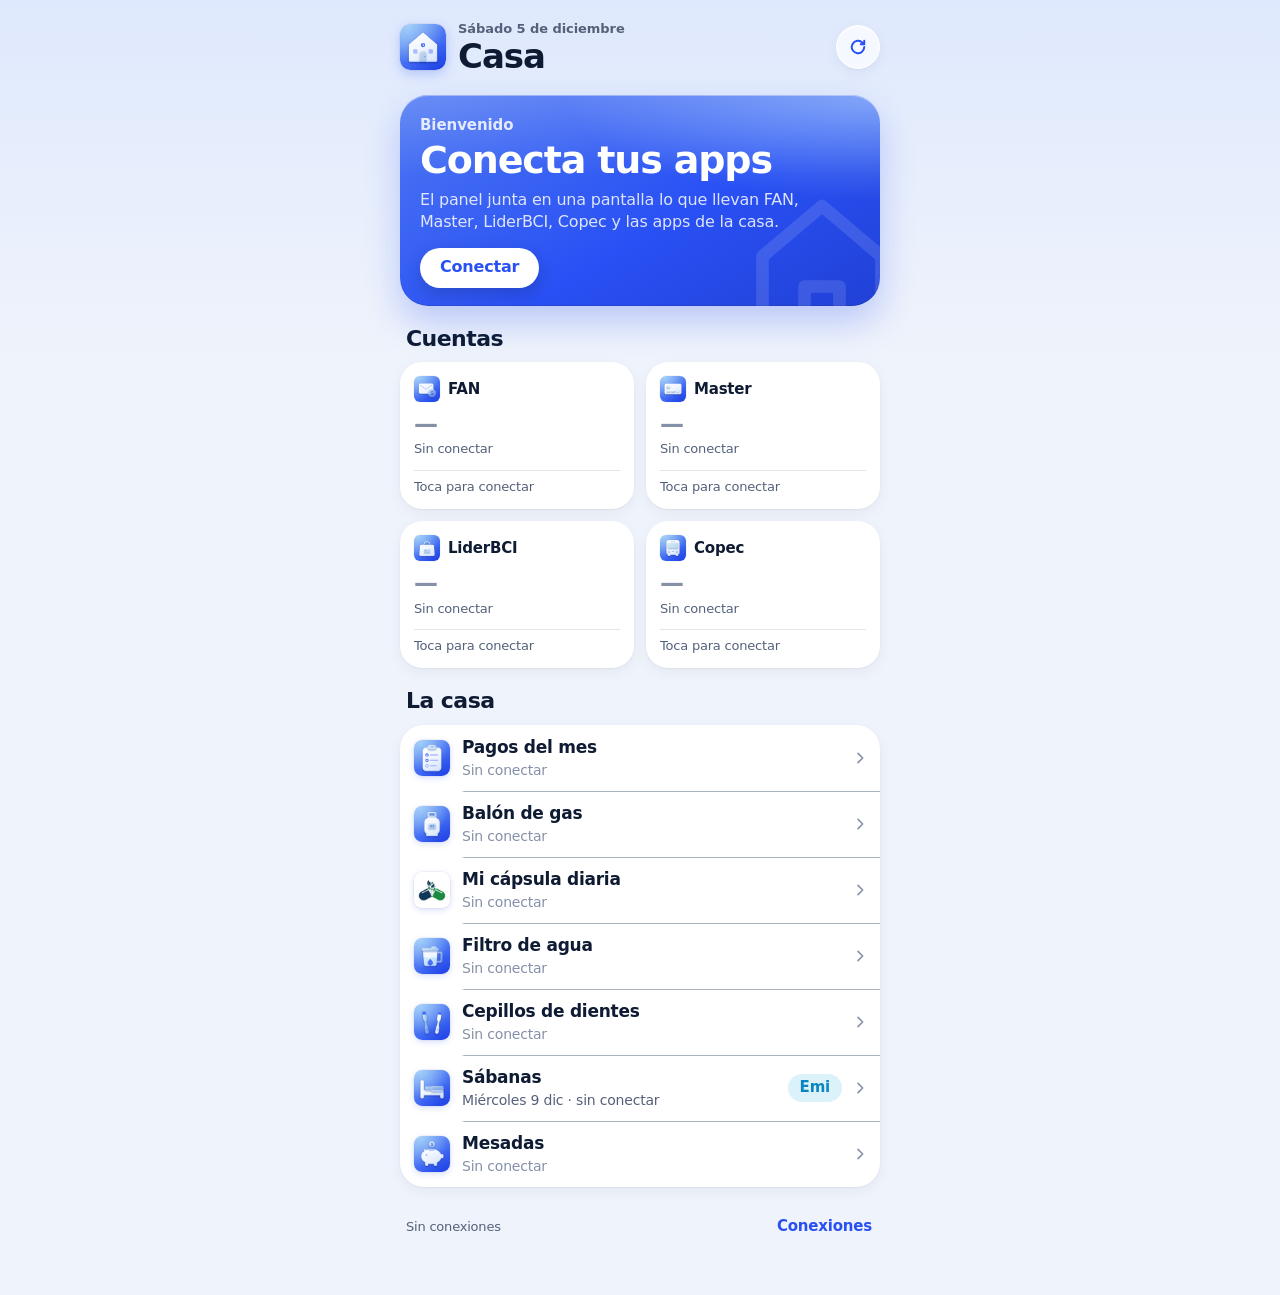
<file: index.html>
<!doctype html>
<html lang="es">
<head>
<meta charset="utf-8">
<meta name="viewport" content="width=device-width,initial-scale=1,maximum-scale=1,user-scalable=no,viewport-fit=cover">
<title>Panel Casa</title>
<!--STANDALONE:START-->
<meta name="robots" content="noindex, nofollow">
<meta name="apple-mobile-web-app-capable" content="yes">
<meta name="mobile-web-app-capable" content="yes">
<meta name="apple-mobile-web-app-title" content="Casa">
<meta name="apple-mobile-web-app-status-bar-style" content="default">
<meta name="theme-color" content="#DFE9FD" media="(prefers-color-scheme: light)">
<meta name="theme-color" content="#13244A" media="(prefers-color-scheme: dark)">
<link rel="manifest" href="manifest.webmanifest">
<link rel="icon" type="image/svg+xml" href="icons/icon.svg?v=1">
<link rel="apple-touch-icon" href="icons/apple-touch-icon.png?v=1">
<!--STANDALONE:END-->
<style>
/* Concepto: la portada de las apps de la casa. Arriba, lo que hay que atender hoy; luego las cuatro cuentas
   (FAN, Master, LiderBCI y Copec) y la lista de la casa (pagos, gas, cápsula, sábanas y mesadas).
   El panel no guarda datos propios: lee lo que cada app publica en el buzón privado de GitHub. */
/*DS:TOKENS:START*/
/* ── Domésticas · sistema de diseño común (v1) ──────────────────────────────
   Paleta: #2950F4 · #4D78F3 · #719DF6 · #99C2F8 · #BDEBFB, con el azul marino #182D4A de fondo oscuro.
   Estilo iOS 27: tipografía del sistema (SF Pro), tarjetas blancas sobre fondo agrupado,
   barras y botones de vidrio, cápsulas, esquinas amplias. Igual en todas las apps de la casa. */
:root {
  --ds-b1: #2950F4; --ds-b2: #4D78F3; --ds-b3: #719DF6; --ds-b4: #99C2F8; --ds-b5: #BDEBFB; --ds-navy: #182D4A;
  --ds-font: -apple-system, BlinkMacSystemFont, "SF Pro Text", "SF Pro", system-ui, "Helvetica Neue", Arial, sans-serif;
  --ds-font-display: -apple-system, BlinkMacSystemFont, "SF Pro Display", "SF Pro", system-ui, "Helvetica Neue", Arial, sans-serif;
  --ds-font-round: ui-rounded, "SF Pro Rounded", -apple-system, BlinkMacSystemFont, system-ui, sans-serif;
  --ds-font-mono: ui-monospace, "SF Mono", Menlo, monospace;
  --ds-r-card: 24px; --ds-r-inner: 16px; --ds-r-field: 14px; --ds-r-sheet: 34px; --ds-r-pill: 999px;

  --ds-bg: #EFF3FB;
  --ds-bg-top: #DFE9FD;
  --ds-surface: #FFFFFF;
  --ds-surface-2: #F3F6FD;
  --ds-fill: rgba(41, 80, 244, 0.07);
  --ds-fill-2: rgba(41, 80, 244, 0.13);
  --ds-ink: #0E1B33;
  --ds-ink-2: #55617A;
  --ds-ink-3: #8691A8;
  --ds-line: rgba(24, 45, 74, 0.12);
  --ds-line-2: rgba(24, 45, 74, 0.2);
  --ds-tint: #2950F4;
  --ds-tint-soft: #E5ECFE;
  --ds-btn: #2950F4;
  --ds-on-btn: #FFFFFF;
  --ds-pos: #157A43; --ds-pos-soft: #DDF4E6;
  --ds-neg: #D1281C; --ds-neg-soft: #FDE8E6;
  --ds-warn: #A35500; --ds-warn-soft: #FFF0D9;
  --ds-hero: radial-gradient(120% 90% at 100% 0%, rgba(189, 235, 251, 0.45) 0%, rgba(189, 235, 251, 0) 55%), linear-gradient(150deg, #4D78F3 0%, #2950F4 58%, #2141D6 100%);
  --ds-hero-ink: #FFFFFF;
  --ds-hero-ink-2: rgba(255, 255, 255, 0.84);
  --ds-hero-line: rgba(255, 255, 255, 0.28);
  --ds-hero-glass: rgba(255, 255, 255, 0.18);
  --ds-glass: rgba(255, 255, 255, 0.7);
  --ds-glass-strong: rgba(255, 255, 255, 0.86);
  --ds-glass-line: rgba(255, 255, 255, 0.85);
  --ds-glass-edge: rgba(14, 27, 51, 0.1);
  --ds-glass-blur: blur(22px) saturate(1.8);
  --ds-shadow-1: 0 1px 2px rgba(24, 45, 74, 0.05), 0 4px 14px rgba(24, 45, 74, 0.05);
  --ds-shadow-2: 0 12px 32px rgba(24, 45, 74, 0.16), 0 2px 8px rgba(24, 45, 74, 0.08);
  --ds-shadow-btn: inset 0 1px 0 rgba(255, 255, 255, 0.32), 0 6px 16px rgba(41, 80, 244, 0.26);
  --ds-scrim: rgba(14, 27, 51, 0.36);
  --ds-chart-1: #2950F4; --ds-chart-2: #719DF6; --ds-chart-3: #99C2F8; --ds-chart-4: #BDEBFB;
  color-scheme: light;
}
@media (prefers-color-scheme: dark) {
  :root:not([data-theme="light"]) {
    --ds-bg: #0A1224;
    --ds-bg-top: #13244A;
    --ds-surface: #152340;
    --ds-surface-2: #1C2C4D;
    --ds-fill: rgba(113, 157, 246, 0.12);
    --ds-fill-2: rgba(113, 157, 246, 0.2);
    --ds-ink: #EEF3FF;
    --ds-ink-2: #A9B6D0;
    --ds-ink-3: #77859F;
    --ds-line: rgba(189, 235, 251, 0.11);
    --ds-line-2: rgba(189, 235, 251, 0.2);
    --ds-tint: #8EB0FA;
    --ds-tint-soft: rgba(113, 157, 246, 0.18);
    --ds-btn: #3A62F5;
    --ds-on-btn: #FFFFFF;
    --ds-pos: #5DD68E; --ds-pos-soft: rgba(93, 214, 142, 0.14);
    --ds-neg: #FF8A80; --ds-neg-soft: rgba(255, 138, 128, 0.14);
    --ds-warn: #FFB65C; --ds-warn-soft: rgba(255, 182, 92, 0.14);
    --ds-hero: radial-gradient(120% 90% at 100% 0%, rgba(189, 235, 251, 0.28) 0%, rgba(189, 235, 251, 0) 55%), linear-gradient(150deg, #3D68F2 0%, #2950F4 55%, #1C38C2 100%);
    --ds-glass: rgba(24, 40, 70, 0.62);
    --ds-glass-strong: rgba(24, 40, 70, 0.84);
    --ds-glass-line: rgba(255, 255, 255, 0.14);
    --ds-glass-edge: rgba(0, 0, 0, 0.4);
    --ds-shadow-1: 0 1px 2px rgba(0, 0, 0, 0.3);
    --ds-shadow-2: 0 14px 36px rgba(0, 0, 0, 0.5), 0 2px 8px rgba(0, 0, 0, 0.3);
    --ds-shadow-btn: inset 0 1px 0 rgba(255, 255, 255, 0.22), 0 6px 16px rgba(0, 0, 0, 0.35);
    --ds-scrim: rgba(0, 0, 0, 0.55);
    --ds-chart-1: #719DF6; --ds-chart-2: #4D78F3; --ds-chart-3: #99C2F8; --ds-chart-4: #BDEBFB;
    color-scheme: dark;
  }
}
:root[data-theme="dark"] {
  --ds-bg: #0A1224;
  --ds-bg-top: #13244A;
  --ds-surface: #152340;
  --ds-surface-2: #1C2C4D;
  --ds-fill: rgba(113, 157, 246, 0.12);
  --ds-fill-2: rgba(113, 157, 246, 0.2);
  --ds-ink: #EEF3FF;
  --ds-ink-2: #A9B6D0;
  --ds-ink-3: #77859F;
  --ds-line: rgba(189, 235, 251, 0.11);
  --ds-line-2: rgba(189, 235, 251, 0.2);
  --ds-tint: #8EB0FA;
  --ds-tint-soft: rgba(113, 157, 246, 0.18);
  --ds-btn: #3A62F5;
  --ds-on-btn: #FFFFFF;
  --ds-pos: #5DD68E; --ds-pos-soft: rgba(93, 214, 142, 0.14);
  --ds-neg: #FF8A80; --ds-neg-soft: rgba(255, 138, 128, 0.14);
  --ds-warn: #FFB65C; --ds-warn-soft: rgba(255, 182, 92, 0.14);
  --ds-hero: radial-gradient(120% 90% at 100% 0%, rgba(189, 235, 251, 0.28) 0%, rgba(189, 235, 251, 0) 55%), linear-gradient(150deg, #3D68F2 0%, #2950F4 55%, #1C38C2 100%);
  --ds-glass: rgba(24, 40, 70, 0.62);
  --ds-glass-strong: rgba(24, 40, 70, 0.84);
  --ds-glass-line: rgba(255, 255, 255, 0.14);
  --ds-glass-edge: rgba(0, 0, 0, 0.4);
  --ds-shadow-1: 0 1px 2px rgba(0, 0, 0, 0.3);
  --ds-shadow-2: 0 14px 36px rgba(0, 0, 0, 0.5), 0 2px 8px rgba(0, 0, 0, 0.3);
  --ds-shadow-btn: inset 0 1px 0 rgba(255, 255, 255, 0.22), 0 6px 16px rgba(0, 0, 0, 0.35);
  --ds-scrim: rgba(0, 0, 0, 0.55);
  --ds-chart-1: #719DF6; --ds-chart-2: #4D78F3; --ds-chart-3: #99C2F8; --ds-chart-4: #BDEBFB;
  color-scheme: dark;
}
html { background: var(--ds-bg); }
body {
  font-family: var(--ds-font);
  background: linear-gradient(180deg, var(--ds-bg-top) 0, var(--ds-bg) 340px) no-repeat, var(--ds-bg);
  color: var(--ds-ink);
  -webkit-font-smoothing: antialiased;
  letter-spacing: -0.012em;
}
/*DS:TOKENS:END*/
/*DS:VARS:START*/

/* Variables propias de Panel Casa */
:root {
  box-sizing: border-box;
  padding-top: env(safe-area-inset-top, 0px);
  padding-bottom: env(safe-area-inset-bottom, 0px);
  --piti: #2950F4; --piti-bg: #E5ECFE; --emi: #0B85BD; --emi-bg: #DCF2FB;
  --ring: #C3CBDB;
}
@media (prefers-color-scheme: dark) {
  :root:not([data-theme="light"]) { --piti: #8EB0FA; --piti-bg: rgba(113, 157, 246, 0.18); --emi: #7FD3F5; --emi-bg: rgba(127, 211, 245, 0.15); --ring: #42537A; }
}
:root[data-theme="dark"] { --piti: #8EB0FA; --piti-bg: rgba(113, 157, 246, 0.18); --emi: #7FD3F5; --emi-bg: rgba(127, 211, 245, 0.15); --ring: #42537A; }
/*DS:VARS:END*/

/*DS:BASE:START*/
/* ── Domésticas · elementos comunes (v1): fondo, tipografía, campos, icono de la app ── */
html { background: var(--ds-bg); }
body {
  font-family: var(--ds-font);
  background: linear-gradient(180deg, var(--ds-bg-top) 0, var(--ds-bg) 360px) no-repeat, var(--ds-bg);
  color: var(--ds-ink);
  -webkit-font-smoothing: antialiased;
  -webkit-tap-highlight-color: transparent;
}
h1, h2, h3, h4 { font-family: var(--ds-font-display); letter-spacing: -0.022em; }
button, input, select, textarea { font-family: inherit; }
::selection { background: var(--ds-tint-soft); }
:focus-visible { outline-color: var(--ds-tint); }
input, select, textarea { accent-color: var(--ds-btn); caret-color: var(--ds-tint); }
@keyframes ds-rise { from { transform: translateY(28px); opacity: 0; } to { transform: none; opacity: 1; } }
.mark.app-icon, img.app-icon { display: block; overflow: hidden; padding: 0; background: none; object-fit: cover; border-radius: 23%; box-shadow: 0 0 0 0.5px rgba(14, 27, 51, 0.08), 0 4px 12px rgba(41, 80, 244, 0.25); }
/*DS:BASE:END*/
/*DS:COMP:START*/
/* ── Domésticas · componentes comunes (v1) ── */
body { font-size: 17px; line-height: 1.38; }
.app { gap: 20px; padding-block: 14px 48px; }
.eyebrow { font-size: 13px; font-weight: 600; text-transform: none; letter-spacing: -0.005em; color: var(--ds-ink-2); }
.muted { color: var(--ds-ink-2); }

/* Encabezado con título grande */
.top { gap: 12px; padding-top: 6px; }
.top h1 { font-size: 34px; line-height: 1.08; font-weight: 700; letter-spacing: -0.03em; }
.mark {
  width: 46px; height: 46px; border-radius: 13px; color: #fff; background: var(--ds-hero);
  box-shadow: inset 0 1px 0 rgba(255, 255, 255, 0.45), inset 0 -1px 0 rgba(14, 27, 51, 0.18), 0 4px 12px rgba(41, 80, 244, 0.28);
}
.mark svg, .mark img { filter: drop-shadow(0 1px 1px rgba(14, 27, 51, 0.25)); }

/* Botones: cápsulas, relleno sólido o tintado */
.btn {
  min-height: 50px; border-radius: var(--ds-r-pill); border: 0; font-size: 17px; font-weight: 600; letter-spacing: -0.01em;
  transition: transform 0.16s ease, opacity 0.16s ease, background-color 0.16s ease;
}
.btn:active { transform: scale(0.97); opacity: 0.88; }
.btn.primary { background: var(--ds-btn); color: var(--ds-on-btn); box-shadow: var(--ds-shadow-btn); }
.btn.tonal { background: var(--ds-tint-soft); color: var(--ds-tint); }
.btn.ghost { background: var(--ds-surface); color: var(--ds-tint); border: 0; box-shadow: var(--ds-shadow-1); }
.btn.plus { background: var(--ds-surface); color: var(--ds-pos); border: 0; box-shadow: var(--ds-shadow-1); }
.btn.danger { background: var(--ds-neg-soft); color: var(--ds-neg); border: 0; }
.btn.danger.armed { background: var(--ds-neg); color: #fff; }
.btn.small { min-height: 40px; padding: 0 16px; font-size: 15px; }
.btn.big { min-height: 58px; border-radius: 20px; font-size: 16px; line-height: 1.2; }
.linkbtn { color: var(--ds-tint); text-decoration: none; font-size: 15px; }

/* Tarjeta principal: degradado de la paleta con brillo de vidrio */
.hero {
  border-radius: 28px; padding: 20px 20px 18px; background: var(--ds-hero); color: var(--ds-hero-ink);
  box-shadow: inset 0 1px 0 rgba(255, 255, 255, 0.38), inset 0 -1px 0 rgba(14, 27, 51, 0.16), 0 16px 34px rgba(41, 80, 244, 0.26);
}
.hero::after { content: ""; position: absolute; inset: 0; border-radius: inherit; pointer-events: none;
  background: linear-gradient(180deg, rgba(255, 255, 255, 0.16) 0%, rgba(255, 255, 255, 0) 38%); }
.hero-mark, .hero-art { opacity: 0.12; }
.hero .eyebrow, .hero-note { color: var(--ds-hero-ink-2); }
.hero-btn, .hero .chip, .hero button.ghost {
  background: var(--ds-hero-glass); border: 0.5px solid rgba(255, 255, 255, 0.45); color: #fff;
  -webkit-backdrop-filter: blur(12px); backdrop-filter: blur(12px); box-shadow: inset 0 1px 0 rgba(255, 255, 255, 0.3);
}
.hero-cta { border-radius: var(--ds-r-pill); background: #fff; color: var(--ds-b1); font-weight: 700; padding: 0 20px; box-shadow: 0 6px 16px rgba(14, 27, 51, 0.2); }
.total { font-family: var(--ds-font-round); font-weight: 700; letter-spacing: -0.025em; }
.hero-stats { border-top-color: var(--ds-hero-line); }
.hero-stats dt { color: var(--ds-hero-ink-2); }

/* Encabezados de sección */
.sec-head h2 { font-size: 22px; font-weight: 700; letter-spacing: -0.025em; }
.sync { color: var(--ds-ink-2); }

/* Listas agrupadas (estilo Ajustes de iOS) */
.list, .steps {
  gap: 0; background: var(--ds-surface); border-radius: var(--ds-r-card); overflow: hidden; box-shadow: var(--ds-shadow-1);
}
.row, .step {
  position: relative; border: 0; border-radius: 0; background: transparent; min-height: 60px; padding: 11px 16px 11px 14px;
}
.row:active, .step:active { background: var(--ds-fill); }
.row.old { background: transparent; opacity: 0.62; }
.list > li + li > .row::before, .steps > li + li > .step::before {
  content: ""; position: absolute; top: 0; right: 0; left: 64px; border-top: 0.5px solid var(--ds-line-2);
}
.ico { width: 38px; height: 38px; background: var(--ds-fill); color: var(--ds-ink-2); }
.ico.in { background: var(--ds-pos-soft); color: var(--ds-pos); }
.ico.auto { background: var(--ds-tint-soft); color: var(--ds-tint); }
.store { font-weight: 600; }
.meta, .run { color: var(--ds-ink-2); }
.amt { font-weight: 600; }
.amt.in { color: var(--ds-pos); }
.tag { background: var(--ds-tint-soft); color: var(--ds-tint); }
.step-n { background: var(--ds-tint-soft); color: var(--ds-tint); }
.step.done .step-n { background: var(--ds-pos-soft); color: var(--ds-pos); }
.step-t span { color: var(--ds-ink-2); }
.anchor { color: var(--ds-ink-3); padding: 8px 16px; }
.anchor::before, .anchor::after { border-top: 0.5px solid var(--ds-line-2); }
.empty { border: 0; border-radius: var(--ds-r-card); background: var(--ds-surface); box-shadow: var(--ds-shadow-1); color: var(--ds-ink-2); padding: 18px; }
.foot { color: var(--ds-ink-3); }

/* Filtros en cápsula */
.chip { border: 0; background: var(--ds-fill); color: var(--ds-ink); font-weight: 600; min-height: 36px; padding: 0 15px; }
.chip[aria-pressed="true"] { background: var(--ds-btn); color: #fff; }

/* Datos y respaldo */
.backup { border: 0; border-radius: var(--ds-r-card); background: var(--ds-surface); box-shadow: var(--ds-shadow-1); }
.backup textarea, .field textarea { border: 0; border-radius: var(--ds-r-field); background: var(--ds-surface-2); }

/* Hojas (sheets) */
.backdrop { background: var(--ds-scrim); -webkit-backdrop-filter: blur(2px); backdrop-filter: blur(2px); }
.panel {
  background: var(--ds-surface); border-radius: var(--ds-r-sheet) var(--ds-r-sheet) 0 0; padding-top: 30px;
  box-shadow: 0 -10px 40px rgba(14, 27, 51, 0.18); animation: ds-rise 0.28s cubic-bezier(0.2, 0.9, 0.25, 1);
}
.panel::before { content: ""; position: absolute; top: 8px; left: 50%; width: 38px; height: 5px; margin-left: -19px; border-radius: 3px; background: var(--ds-line-2); }
.panel h2 { font-size: 24px; font-weight: 700; }
.panel .sub { color: var(--ds-ink-2); }
.field > span { font-size: 13px; font-weight: 600; color: var(--ds-ink-2); padding-left: 4px; }
.field input[type="date"], .field input[type="time"], .field input[type="text"], .field input[type="url"], .field input[type="number"], .field input:not([type]), .field select {
  border: 1.5px solid transparent; border-radius: var(--ds-r-field); background: var(--ds-surface-2); min-height: 50px;
}
.field input:focus, .field textarea:focus, .field select:focus { outline: none; border-color: var(--ds-tint); box-shadow: 0 0 0 4px var(--ds-tint-soft); }
.price-wrap b { color: var(--ds-ink-3); }

/* Control segmentado en cápsula */
.seg { background: var(--ds-fill); border-radius: var(--ds-r-pill); padding: 4px; gap: 4px; }
.seg button { border-radius: var(--ds-r-pill); min-height: 40px; color: var(--ds-ink-2); }
.seg button[aria-pressed="true"] { background: var(--ds-surface); color: var(--ds-ink); box-shadow: 0 2px 8px rgba(14, 27, 51, 0.12), 0 0 0 0.5px rgba(14, 27, 51, 0.04); }

/* Avisos y notas */
.err { border-radius: var(--ds-r-field); background: var(--ds-neg-soft); color: var(--ds-neg); }
.note { border-radius: var(--ds-r-field); background: var(--ds-tint-soft); color: var(--ds-ink); }
.found li, .mails li { border-radius: 14px; background: var(--ds-surface-2); }
.guide li::before { background: var(--ds-tint-soft); color: var(--ds-tint); }
.peek summary, .how summary { color: var(--ds-tint); }
.how summary { color: var(--ds-ink); }
.raw { background: var(--ds-surface-2); border-radius: 12px; }
.mono { background: var(--ds-fill); font-family: var(--ds-font-mono); }

/* Aviso flotante de vidrio */
.toast {
  border-radius: var(--ds-r-pill); background: rgba(14, 27, 51, 0.86); color: #fff; padding: 8px 20px;
  -webkit-backdrop-filter: var(--ds-glass-blur); backdrop-filter: var(--ds-glass-blur);
  box-shadow: inset 0 0.5px 0 rgba(255, 255, 255, 0.25), 0 10px 30px rgba(14, 27, 51, 0.3);
}
/* Tarjetas secundarias (Master: por tarjeta, cuotas; plegables) */
.tile, .cq { border: 0; border-radius: 20px; background: var(--ds-surface); box-shadow: var(--ds-shadow-1); }
.fold { border: 0; border-radius: var(--ds-r-card); background: var(--ds-surface); box-shadow: var(--ds-shadow-1); }
.stepper button, .step-val { border: 0; background: var(--ds-surface-2); border-radius: var(--ds-r-field); }
.period { border-top: 0.5px solid var(--ds-line-2); }
.linkrow { border: 0; border-radius: var(--ds-r-card); background: var(--ds-surface); box-shadow: var(--ds-shadow-1); min-height: 64px; padding: 12px 14px 12px 12px; }
.linkrow:active { background: var(--ds-surface-2); }
.linkrow > svg { color: var(--ds-ink-3); }
.mark.sm { width: 40px; height: 40px; border-radius: 11px; }
.num { background: var(--ds-tint-soft); color: var(--ds-tint); }
.mark.app-icon { display: block; padding: 0; background: none; object-fit: cover; border-radius: 23%; box-shadow: 0 0 0 0.5px rgba(14, 27, 51, 0.08), 0 4px 12px rgba(41, 80, 244, 0.25); }
.panel .btn.ghost { background: var(--ds-fill); box-shadow: none; }
/*DS:COMP:END*/
/*DS:APP:START*/

/* ── Panel Casa ── */
*, *::before, *::after { box-sizing: border-box; }
html.lock { overflow: hidden; }
[hidden] { display: none !important; }
body { margin: 0; padding-inline: 16px; letter-spacing: -0.012em; -webkit-text-size-adjust: 100%; }
.app { max-width: 480px; margin: 0 auto; display: flex; flex-direction: column; }
button, input, textarea { font: inherit; color: inherit; letter-spacing: inherit; }
button { cursor: pointer; touch-action: manipulation; -webkit-user-select: none; user-select: none; }
svg { display: block; flex: none; }
h1, h2, h3 { margin: 0; text-wrap: balance; }
.muted { margin: 0; font-size: 15px; }
:focus-visible { outline: 3px solid var(--ds-tint); outline-offset: 2px; }
.num { font-variant-numeric: tabular-nums; }
/* Las cifras grandes de las filas (gas, mesadas) no llevan el fondo de los números de pasos */
.r-big.num { background: none; color: inherit; }

/* Encabezado: icono + fecha + título grande, y el botón para actualizar */
.top { display: flex; align-items: center; }
.top .app-icon { width: 46px; height: 46px; flex: none; }
.top-txt { flex: 1; min-width: 0; }
.round-btn {
  width: 44px; height: 44px; flex: none; display: grid; place-items: center; padding: 0; border: 0.5px solid var(--ds-glass-line); border-radius: 50%;
  background: var(--ds-glass); color: var(--ds-tint); box-shadow: var(--ds-shadow-1), inset 0 1px 0 rgba(255, 255, 255, 0.5);
  -webkit-backdrop-filter: var(--ds-glass-blur); backdrop-filter: var(--ds-glass-blur); transition: transform 0.16s ease;
}
.round-btn:active { transform: scale(0.94); }
.round-btn.spin svg { animation: spin 0.9s linear infinite; }
@keyframes spin { to { transform: rotate(360deg); } }

/* Botones en cápsula */
.btn { padding: 0 20px; display: inline-flex; align-items: center; justify-content: center; gap: 8px; }
.btn.block { width: 100%; }

/* Tarjeta principal: lo que hay que atender hoy */
.hero { position: relative; overflow: hidden; isolation: isolate; }
.hero::after { z-index: -1; }
.hero-art { position: absolute; right: -26px; bottom: -40px; z-index: -1; width: 168px; height: 168px; opacity: 0.12; color: #fff; }
.hero .eyebrow { font-size: 15px; color: var(--ds-hero-ink-2); }
.count-big { margin-top: 6px; font-family: var(--ds-font-round); font-weight: 700; font-size: 52px; line-height: 1; letter-spacing: -0.03em; font-variant-numeric: tabular-nums; }
.count-big span { margin-left: 8px; font-size: 22px; font-weight: 600; letter-spacing: -0.01em; color: var(--ds-hero-ink-2); }
.count-big.ok { font-size: 38px; }
.todo { list-style: none; margin: 14px 0 0; padding: 0; display: flex; flex-direction: column; gap: 2px; }
.todo li { display: flex; align-items: flex-start; gap: 10px; padding: 7px 0; font-size: 16px; line-height: 1.3; border-top: 0.5px solid var(--ds-hero-line); }
.todo li:first-child { border-top: 0; }
.todo i { width: 9px; height: 9px; flex: none; margin-top: 6px; border-radius: 50%; background: #fff; box-shadow: 0 0 10px rgba(189, 235, 251, 0.9); }
.todo i.warn { background: #FFD08A; box-shadow: 0 0 10px rgba(255, 208, 138, 0.8); }
.todo i.neg { background: #FFB0A8; box-shadow: 0 0 10px rgba(255, 176, 168, 0.85); }
.hero-cta { margin-top: 14px; display: inline-flex; align-items: center; min-height: 40px; border: 0; font-size: 16px; }
.hero-cta:active { transform: scale(0.97); }

/* Títulos de sección */
.sec { display: flex; flex-direction: column; gap: 10px; }
.sec-head { display: flex; align-items: baseline; justify-content: space-between; gap: 12px; padding: 0 6px; }
.sec-head h2 { line-height: 1.2; }
.sec-note { flex: none; font-size: 13px; font-weight: 600; color: var(--ds-ink-2); }

/* Cuentas: cuatro tarjetas en dos columnas */
.grid { display: grid; grid-template-columns: repeat(2, minmax(0, 1fr)); gap: 12px; }
.tile {
  min-width: 0; display: flex; flex-direction: column; align-items: stretch; gap: 3px; padding: 14px 14px 13px;
  border: 0; border-radius: 22px; background: var(--ds-surface); box-shadow: var(--ds-shadow-1); text-align: left; color: var(--ds-ink);
  transition: transform 0.16s ease;
}
.tile:active { transform: scale(0.97); }
.t-head { display: flex; align-items: center; gap: 8px; min-width: 0; margin-bottom: 6px; }
.t-head img { width: 26px; height: 26px; flex: none; border-radius: 23%; box-shadow: 0 0 0 0.5px rgba(14, 27, 51, 0.08); }
.t-head b { flex: 1; min-width: 0; font-size: 15px; font-weight: 600; white-space: nowrap; overflow: hidden; text-overflow: ellipsis; }
.t-amt { font-family: var(--ds-font-round); font-size: 24px; font-weight: 700; line-height: 1.1; letter-spacing: -0.025em; font-variant-numeric: tabular-nums; white-space: nowrap; overflow: hidden; text-overflow: ellipsis; }
.t-amt.neg { color: var(--ds-neg); }
.t-amt.dim { color: var(--ds-ink-3); }
.t-cap { font-size: 13px; color: var(--ds-ink-2); }
.t-last { margin-top: auto; padding-top: 8px; border-top: 0.5px solid var(--ds-line); display: flex; flex-direction: column; font-size: 13px; line-height: 1.3; color: var(--ds-ink-2); }
.t-last > * { white-space: nowrap; overflow: hidden; text-overflow: ellipsis; }
.t-last b { font-weight: 600; color: var(--ds-ink); }
.t-gap { height: 6px; flex: none; }
.t-msg { font-size: 13px; color: var(--ds-ink-2); display: -webkit-box; -webkit-line-clamp: 3; -webkit-box-orient: vertical; overflow: hidden; }
.tag { display: inline-flex; align-items: center; min-height: 20px; padding: 0 8px; border-radius: 10px; background: var(--ds-warn-soft); color: var(--ds-warn); font-size: 12px; font-weight: 600; font-style: normal; white-space: nowrap; }
.tag.ok { background: var(--ds-pos-soft); color: var(--ds-pos); }
.tag.neg { background: var(--ds-neg-soft); color: var(--ds-neg); }
.tag.info { background: var(--ds-tint-soft); color: var(--ds-tint); }

/* La casa: lista agrupada estilo Ajustes */
.list { list-style: none; margin: 0; padding: 0; background: var(--ds-surface); border-radius: var(--ds-r-card); overflow: hidden; box-shadow: var(--ds-shadow-1); }
.list > li { position: relative; }
.list > li + li::before { content: ""; position: absolute; top: 0; right: 0; left: 62px; z-index: 1; border-top: 0.5px solid var(--ds-line-2); pointer-events: none; }
.row {
  width: 100%; min-height: 66px; display: flex; align-items: center; gap: 12px; padding: 11px 12px 11px 14px;
  border: 0; background: transparent; text-align: left; color: var(--ds-ink); transition: background-color 0.15s ease;
}
.row:active { background: var(--ds-fill); }
.r-icon { width: 36px; height: 36px; flex: none; border-radius: 23%; box-shadow: 0 0 0 0.5px rgba(14, 27, 51, 0.08), 0 2px 6px rgba(41, 80, 244, 0.18); }
.r-txt { flex: 1; min-width: 0; display: flex; flex-direction: column; gap: 2px; }
.r-txt b { font-size: 17px; font-weight: 600; letter-spacing: -0.015em; }
.r-txt small { font-size: 14px; line-height: 1.3; color: var(--ds-ink-2); }
.r-txt small.warn { color: var(--ds-warn); font-weight: 600; }
.r-txt small.neg { color: var(--ds-neg); font-weight: 600; }
.r-txt small.dim { color: var(--ds-ink-3); }
.r-bar { margin-top: 6px; height: 6px; border-radius: 99px; background: var(--ds-fill-2); overflow: hidden; }
.r-bar span { display: block; height: 100%; border-radius: inherit; background: var(--ds-b2); }
.r-bar.warn span { background: var(--ds-warn); }
.r-bar.neg span { background: var(--ds-neg); }
.r-end { flex: none; display: flex; flex-direction: column; align-items: flex-end; gap: 1px; text-align: right; }
.r-big { font-family: var(--ds-font-round); font-size: 24px; font-weight: 700; line-height: 1; letter-spacing: -0.02em; font-variant-numeric: tabular-nums; }
.r-big.warn { color: var(--ds-warn); }
.r-big.neg { color: var(--ds-neg); }
.r-unit { font-size: 12px; font-weight: 600; color: var(--ds-ink-2); }
.r-chev { flex: none; color: var(--ds-ink-3); margin-left: -2px; }
.ring { position: relative; width: 44px; height: 44px; flex: none; }
.ring svg { width: 44px; height: 44px; transform: rotate(-90deg); }
.ring .bg { stroke: var(--ds-fill-2); }
.ring .fg { stroke: var(--ds-pos); transition: stroke-dashoffset 0.5s cubic-bezier(0.2, 0.9, 0.25, 1); }
.ring.part .fg { stroke: var(--ds-b2); }
.ring b { position: absolute; inset: 0; display: grid; place-items: center; font-size: 12px; font-weight: 700; font-variant-numeric: tabular-nums; letter-spacing: -0.02em; }
.who { display: inline-flex; align-items: center; min-height: 28px; padding: 0 12px; border-radius: 999px; font-size: 15px; font-weight: 700; }
.who.piti { background: var(--piti-bg); color: var(--piti); }
.who.emi { background: var(--emi-bg); color: var(--emi); }

/* Pie: hora de la última lectura y conexiones */
.foot { display: flex; align-items: center; justify-content: space-between; gap: 12px; padding: 0 6px; }
.foot p { margin: 0; font-size: 13px; color: var(--ds-ink-2); }
.link { min-height: 40px; padding: 0 2px; border: 0; background: none; color: var(--ds-tint); font-size: 15px; font-weight: 600; }

/* Hojas inferiores */
.sheet { position: fixed; inset: 0; z-index: 10; display: flex; align-items: flex-end; justify-content: center; }
.backdrop { position: absolute; inset: 0; animation: fade 0.2s ease-out; }
@keyframes fade { from { opacity: 0; } }
.panel { position: relative; width: 100%; max-width: 480px; max-height: 92%; overflow-y: auto; overscroll-behavior: contain; display: flex; flex-direction: column; gap: 14px; padding: 30px 18px calc(22px + env(safe-area-inset-bottom, 0px)); }
.panel:focus { outline: none; }
.panel > * { flex-shrink: 0; }
.p-head { display: flex; align-items: center; gap: 12px; }
.p-head img { width: 44px; height: 44px; flex: none; border-radius: 23%; box-shadow: 0 0 0 0.5px rgba(14, 27, 51, 0.08), 0 4px 12px rgba(41, 80, 244, 0.22); }
.p-head div { min-width: 0; }
.panel h2 { letter-spacing: -0.025em; line-height: 1.15; }
.panel .sub { margin: 2px 0 0; font-size: 15px; }
.panel .big { font-family: var(--ds-font-round); font-size: 40px; font-weight: 700; line-height: 1.05; letter-spacing: -0.03em; font-variant-numeric: tabular-nums; }
.panel .big.neg { color: var(--ds-neg); }
.grp { margin: 6px 0 -4px; padding: 0 4px; font-size: 13px; font-weight: 600; color: var(--ds-ink-2); }
.panel .list { background: var(--ds-surface-2); box-shadow: none; }
.panel .list > li + li::before { left: 16px; }
.kv { display: flex; align-items: center; justify-content: space-between; gap: 12px; min-height: 48px; padding: 10px 16px; font-size: 16px; }
.kv > span:first-child { min-width: 0; color: var(--ds-ink); }
.kv > span:last-child { flex: none; color: var(--ds-ink-2); text-align: right; font-variant-numeric: tabular-nums; }
.kv small { display: block; font-size: 13px; color: var(--ds-ink-2); }
.kv.icon { justify-content: flex-start; }
.kv.icon img { width: 30px; height: 30px; flex: none; border-radius: 23%; }
.kv.icon > span:nth-child(2) { flex: 1; }
.kv .ok { color: var(--ds-pos); font-weight: 600; }
.kv .late { color: var(--ds-warn); font-weight: 600; }
.kv .off { color: var(--ds-ink-3); }
.kv.done > span:first-child { color: var(--ds-ink-2); text-decoration: line-through; text-decoration-color: var(--ds-ink-3); }
.mini { width: 20px; height: 20px; flex: none; display: grid; place-items: center; border-radius: 50%; border: 1.5px solid var(--ring); color: #fff; }
.done .mini { background: var(--ds-pos); border-color: var(--ds-pos); }
.mini svg { width: 12px; height: 12px; }
.kv .lead { display: flex; align-items: center; gap: 10px; }
.hint { margin: 0; padding: 0 4px; font-size: 14px; color: var(--ds-ink-2); }
.field { display: flex; flex-direction: column; gap: 6px; min-width: 0; margin: 0; }
.field > span { padding: 0 0 0 4px; }
.field textarea {
  display: block; width: 100%; min-height: 96px; padding: 12px 14px; border: 1.5px solid transparent; border-radius: var(--ds-r-field);
  background: var(--ds-surface-2); font-family: var(--ds-font-mono); font-size: 13px; line-height: 1.4; color: var(--ds-ink); resize: vertical; -webkit-appearance: none; appearance: none;
}
.field textarea:focus { outline: none; border-color: var(--ds-tint); box-shadow: 0 0 0 4px var(--ds-tint-soft); }
.field textarea::placeholder { color: var(--ds-ink-3); font-family: var(--ds-font); font-size: 15px; }
.err { margin: 0; padding: 10px 12px; font-size: 15px; font-weight: 600; }
.note { margin: 0; padding: 12px 14px; font-size: 15px; }
.note.warn { background: var(--ds-warn-soft); }
.steps { margin: 0; padding: 0 0 0 22px; display: flex; flex-direction: column; gap: 6px; font-size: 15px; color: var(--ds-ink); }

/* Aviso flotante de vidrio */
.toast { position: fixed; left: 16px; right: 16px; bottom: calc(18px + env(safe-area-inset-bottom, 0px)); z-index: 20; max-width: 448px; min-height: 46px; margin: 0 auto; display: flex; align-items: center; justify-content: center; text-align: center; font-size: 15px; animation: ds-rise 0.25s ease-out; }

@media (max-width: 350px) {
  .grid { grid-template-columns: minmax(0, 1fr); }
}
@media (prefers-reduced-motion: reduce) {
  .panel, .toast, .backdrop { animation: none; }
  .round-btn.spin svg { animation-duration: 3s; }
  .ring .fg { transition: none; }
}
/*DS:APP:END*/
</style>
<style>/* Sin zoom con los dedos ni con doble toque: se usa como app instalada, no como página */ html { touch-action: pan-x pan-y; }</style>
</head>
<body>

<main class="app">
  <header class="top">
    <img class="mark app-icon" src="icons/apple-touch-icon.png?v=1" alt="">
    <div class="top-txt">
      <div class="eyebrow" id="today"></div>
      <h1>Casa</h1>
    </div>
    <button type="button" class="round-btn" id="reload" data-act="reload" aria-label="Actualizar">
      <svg viewBox="0 0 24 24" width="20" height="20" aria-hidden="true"><path d="M19.5 12a7.5 7.5 0 1 1-2.2-5.3M19.5 4.5v4.2h-4.2" fill="none" stroke="currentColor" stroke-width="2.4" stroke-linecap="round" stroke-linejoin="round"/></svg>
    </button>
  </header>

  <section class="hero" id="hero" aria-label="Por atender hoy" aria-live="polite"></section>

  <section class="sec" aria-labelledby="h-cuentas">
    <div class="sec-head"><h2 id="h-cuentas">Cuentas</h2><span class="sec-note" id="acc-note"></span></div>
    <div class="grid" id="accounts"></div>
  </section>

  <section class="sec" aria-labelledby="h-casa">
    <div class="sec-head"><h2 id="h-casa">La casa</h2></div>
    <ul class="list" id="home"></ul>
  </section>

  <div class="foot">
    <p id="stamp"></p>
    <button type="button" class="link" data-act="settings">Conexiones</button>
  </div>
</main>
<div class="sheet" id="sheet" hidden></div>
<div class="toast" id="toast" role="status" hidden></div>

<script>
(function () {
'use strict';

/* ======================================================================================================== */
/* Lectores de las cuentas: los mismos del panel de widgets de Copec (copec/widget/panel-widget.js).        */
/* No se editan aquí: se copian con  python3 herramientas/armar-lectores.py <ruta a panel-widget.js>        */
/* ======================================================================================================== */
/*LECTORES:INICIO*/
const MES = ['ene', 'feb', 'mar', 'abr', 'may', 'jun', 'jul', 'ago', 'sep', 'oct', 'nov', 'dic'];
const MESL = ['enero', 'febrero', 'marzo', 'abril', 'mayo', 'junio', 'julio', 'agosto', 'septiembre', 'octubre', 'noviembre', 'diciembre'];
const ORDER = ['copec', 'fan', 'master', 'liderbci'];
const APPS = {
  copec: { name: 'Copec', title: 'Copec · widget' },
  fan: { name: 'FAN', title: 'FAN · widget' },
  master: { name: 'Master', title: 'Master · widget' },
  liderbci: { name: 'LiderBCI', title: 'LiderBCI · widget' }
};
const KEYCHAIN = 'cuentas-panel';

/* ---------- Formatos (los mismos de los cuatro widgets) ---------- */
function pad(n) { return (n < 10 ? '0' : '') + n; }
function dayKey(d) { return d.getFullYear() + '-' + pad(d.getMonth() + 1) + '-' + pad(d.getDate()); }
function hm(d) { return pad(d.getHours()) + ':' + pad(d.getMinutes()); }
function validDate(k) {
  if (!/^\d{4}-\d{2}-\d{2}$/.test(String(k))) return false;
  const p = k.split('-'), d = new Date(Date.UTC(+p[0], +p[1] - 1, +p[2]));
  return d.getUTCFullYear() === +p[0] && d.getUTCMonth() === +p[1] - 1 && d.getUTCDate() === +p[2];
}
function clean(s) { return String(s == null ? '' : s).replace(/\s+/g, ' ').trim().slice(0, 60); }
function dots(n) { return String(Math.round(Math.abs(n))).replace(/\B(?=(\d{3})+(?!\d))/g, '.'); }
function money(n) { return (n < 0 ? '−' : '') + '$' + dots(n); }
function dayLabel(k) {
  const t = new Date(), y = new Date(t.getFullYear(), t.getMonth(), t.getDate() - 1);
  if (k === dayKey(t)) return 'hoy';
  if (k === dayKey(y)) return 'ayer';
  const p = k.split('-');
  return (+p[2]) + ' ' + MES[+p[1] - 1];
}

/* ---------- GitHub ---------- */
// Una misma consulta se hace una sola vez: FAN, Master y LiderBCI comparten el buzón y leen los mismos hitos.
const asked = {};
function ghFor(c) {
  return function (path) {
    const url = 'https://api.github.com/repos/' + c.repo + path, id = c.token + ' ' + url;
    if (!asked[id]) asked[id] = getJSON(url, c.token);
    return asked[id];
  };
}
// Lo que la app publicó para su widget, en el hito con su nombre
async function published(gh, title, app) {
  const list = await gh('/milestones?state=all&per_page=100');
  const ms = (Array.isArray(list) ? list : []).filter(function (x) { return x && x.title === title; })[0];
  let st = null;
  try { st = ms && ms.description ? JSON.parse(ms.description) : null; } catch (e) { st = null; }
  return st && st.app === app ? st : null;
}
function sinceParam(read) {
  return '&since=' + encodeURIComponent(new Date(read - 30 * 60000).toISOString().replace(/\.\d+Z$/, 'Z'));
}

/* ======================================================================================================== */
/* Copec: saldo de la cuenta Copec Pay y últimos cargos de bip! (igual que widget/copec-widget.js)          */
/* ======================================================================================================== */
const COPEC = (function () {
const MAX_AMOUNT = 9999999999;
function atMs(at) { return new Date(+at.slice(0, 4), +at.slice(5, 7) - 1, +at.slice(8, 10), +at.slice(11, 13), +at.slice(14, 16)).getTime(); }

/* LECTOR:INICIO */
/* ---------- Lector de los avisos de Copec Pay ---------- */
// El lector no depende de una frase exacta. De cada correo busca el monto, el comercio, la fecha y la hora del
// cargo, vengan en una oración («…un cargo por $5.990 en NETFLIX el 10/10/2026 a las 03:12») o como una lista
// de datos («Monto: $5.990 · Comercio: NETFLIX · Fecha: 10/10/2026 · Hora: 03:12»).
//
// La fecha y la hora que se guardan son las del cargo, no las de llegada del correo: los cargos se hacen de noche
// y el correo llega recién al encender el iPhone. Si el aviso no trae la hora o la fecha, ver «settle».

// Si Atajos entrega el correo mal decodificado, «é» llega como «Ã©» y el espacio duro como «Â ». Esto lo repara
// letra por letra, sin tocar el texto que viene bien.
var CP1252 = { 0x20ac: 0x80, 0x201a: 0x82, 0x0192: 0x83, 0x201e: 0x84, 0x2026: 0x85, 0x2020: 0x86, 0x2021: 0x87, 0x02c6: 0x88, 0x2030: 0x89, 0x0160: 0x8a,
  0x2039: 0x8b, 0x0152: 0x8c, 0x017d: 0x8e, 0x2018: 0x91, 0x2019: 0x92, 0x201c: 0x93, 0x201d: 0x94, 0x2022: 0x95, 0x2013: 0x96, 0x2014: 0x97, 0x02dc: 0x98,
  0x2122: 0x99, 0x0161: 0x9a, 0x203a: 0x9b, 0x0153: 0x9c, 0x017e: 0x9e, 0x0178: 0x9f };
function contByte(ch) { var c = ch.charCodeAt(0); if (c > 0xff) c = CP1252[c] || 0; return c >= 0x80 && c <= 0xbf ? c : -1; }
function demojibake(s) {
  if (!/[ÂÃâ]/.test(s)) return s;
  return s.replace(/[ÂÃ][^\u0000-\u007f]|â[^\u0000-\u007f]{2}/g, function (seq) {
    var b1 = contByte(seq.charAt(1)), b2 = seq.length > 2 ? contByte(seq.charAt(2)) : 0;
    if (b1 < 0 || b2 < 0) return seq;
    return String.fromCharCode(seq.length > 2 ? (0x2 << 12) | ((b1 & 0x3f) << 6) | (b2 & 0x3f) : ((seq.charCodeAt(0) & 0x1f) << 6) | (b1 & 0x3f));
  });
}
// Texto a bytes UTF-8 y de vuelta, escrito a mano: el mismo lector corre en el widget de Scriptable, sin las
// funciones del navegador (TextDecoder, atob).
function utf8Bytes(str, out) {
  for (var i = 0; i < str.length; i++) {
    var c = str.charCodeAt(i);
    if (c >= 0xd800 && c <= 0xdbff && i + 1 < str.length) {
      var d = str.charCodeAt(i + 1);
      if (d >= 0xdc00 && d <= 0xdfff) { c = 0x10000 + ((c - 0xd800) << 10) + (d - 0xdc00); i++; }
    }
    if (c < 0x80) out.push(c);
    else if (c < 0x800) out.push(0xc0 | c >> 6, 0x80 | c & 63);
    else if (c < 0x10000) out.push(0xe0 | c >> 12, 0x80 | c >> 6 & 63, 0x80 | c & 63);
    else out.push(0xf0 | c >> 18, 0x80 | c >> 12 & 63, 0x80 | c >> 6 & 63, 0x80 | c & 63);
  }
  return out;
}
function utf8Text(b) {   // null si los bytes no son UTF-8 válido
  var out = '', i = 0;
  while (i < b.length) {
    var c = b[i++];
    if (c < 0x80) { out += String.fromCharCode(c); continue; }
    var n = c >= 0xc2 && c < 0xe0 ? 1 : c >= 0xe0 && c < 0xf0 ? 2 : c >= 0xf0 && c < 0xf5 ? 3 : 0;
    if (!n || i + n > b.length) return null;
    var cp = c & (n === 1 ? 0x1f : n === 2 ? 0x0f : 0x07);
    for (var k = 0; k < n; k++) { var x = b[i++]; if ((x & 0xc0) !== 0x80) return null; cp = cp << 6 | x & 0x3f; }
    if (cp >= 0x10000) { cp -= 0x10000; out += String.fromCharCode(0xd800 + (cp >> 10), 0xdc00 + (cp & 0x3ff)); }
    else out += String.fromCharCode(cp);
  }
  return out;
}
var CP1252_BACK = {};
Object.keys(CP1252).forEach(function (k) { CP1252_BACK[CP1252[k]] = +k; });
// Bytes a texto: UTF-8 si es válido; si no, la codificación habitual de los correos en español (Windows-1252)
function bytesToText(bytes) {
  var t = utf8Text(bytes);
  if (t !== null) return t;
  var out = '';
  for (var i = 0; i < bytes.length; i++) out += String.fromCharCode(CP1252_BACK[bytes[i]] || bytes[i]);
  return out;
}
var B64 = 'ABCDEFGHIJKLMNOPQRSTUVWXYZabcdefghijklmnopqrstuvwxyz0123456789+/';
function b64Bytes(str) {
  var out = [], acc = 0, bits = 0;
  for (var i = 0; i < str.length; i++) {
    var v = B64.indexOf(str.charAt(i));
    if (v < 0) continue;
    acc = (acc << 6 | v) & 0xffffff; bits += 6;
    if (bits >= 8) { bits -= 8; out.push(acc >> bits & 0xff); }
  }
  return out;
}
// Un correo puede llegar tal como viaja por la red: con «=C3=A9» y líneas cortadas con «=», o entero en base64
function unwrapMail(raw) {
  var src = String(raw == null ? '' : raw), out = [];
  if (/=\r?\n|=[0-9A-Fa-f]{2}/.test(src)) {
    var q = src.replace(/=\r?\n/g, ''), bytes = [], last = 0, re = /(?:=[0-9A-Fa-f]{2})+/g, m;
    while ((m = re.exec(q))) {
      utf8Bytes(q.slice(last, m.index), bytes);
      m[0].slice(1).split('=').forEach(function (h) { bytes.push(parseInt(h, 16)); });
      last = re.lastIndex;
    }
    utf8Bytes(q.slice(last), bytes);
    out.push(bytesToText(bytes));
  }
  var b = src.replace(/\s+/g, '');
  if (b.length >= 80 && b.length % 4 === 0 && /^[A-Za-z0-9+\/]+={0,2}$/.test(b)) out.push(bytesToText(b64Bytes(b)));
  return out;
}
// Entidades de HTML («&eacute;», «&#36;»): las habituales en un correo en español
var ENT = { nbsp: ' ', amp: '&', lt: '<', gt: '>', quot: '"', apos: "'", dollar: '$', num: '#', percnt: '%', excl: '!', quest: '?', ast: '*',
  colon: ':', semi: ';', comma: ',', period: '.', sol: '/', lpar: '(', rpar: ')', deg: '°', ordm: 'º', ordf: 'ª', iexcl: '¡', iquest: '¿',
  laquo: '«', raquo: '»', ndash: '–', mdash: '—', hellip: '…', bull: '•', middot: '·', lsquo: '‘', rsquo: '’', ldquo: '“', rdquo: '”',
  euro: '€', copy: '©', reg: '®', trade: '™', times: '×', shy: '', zwnj: '', zwj: '', ntilde: 'ñ', Ntilde: 'Ñ', uuml: 'ü', Uuml: 'Ü' };
'aeiouAEIOU'.split('').forEach(function (v, i) { ENT[v + 'acute'] = 'áéíóúÁÉÍÓÚ'.charAt(i); });
function decodeEntities(str) {
  return str.replace(/&(#x?[0-9a-f]+|[a-z]+[0-9]*);/gi, function (all, e) {
    if (e.charAt(0) === '#') {
      var c = e.charAt(1).toLowerCase() === 'x' ? parseInt(e.slice(2), 16) : parseInt(e.slice(1), 10);
      try { return c > 0 && c < 0x110000 ? String.fromCodePoint(c) : ' '; } catch (er) { return ' '; }
    }
    return Object.prototype.hasOwnProperty.call(ENT, e) ? ENT[e] : all;
  });
}
// Texto del correo sin etiquetas. Cada bloque del correo (párrafo, fila o celda de una tabla) queda en su propia línea.
function plainText(s) {
  s = String(s == null ? '' : s);
  if (s.length > 4000000) s = s.slice(-4000000);
  s = demojibake(s);
  if (s.normalize) s = s.normalize('NFC');   // «é» siempre como una sola letra, venga como venga en el correo
  if (/<[a-z!\/][^>]*>/i.test(s)) {
    s = s.replace(/<(script|style|head|title)\b[\s\S]*?<\/\1>/gi, ' ')
      .replace(/<(?:br|hr)\b[^>]*>|<\/(?:p|div|tr|li|h[1-6]|table|ul|ol|td|th|section|article)>/gi, '\n')
      .replace(/<[^>]+>/g, ' ');
  }
  if (/&[#a-z0-9]+;/i.test(s)) s = decodeEntities(s);
  return s.replace(/[   ​‌‍﻿]/g, ' ');
}

var LETTER = 'a-záéíóúüñ';
// La app registra solo los correos de bip!: los que traen «bip» en el asunto («Tu compra en Carga bip! se realizó con éxito»)
var RE_BIP = new RegExp('(?:^|[^' + LETTER + '0-9])bip(?![' + LETTER + '0-9])', 'i');
// Encabezado del aviso: «Tu compra en Carga bip! se realizó con éxito». Lo que va entre «en» y «se realizó» es el comercio.
var RE_HEAD = /(?:compra|pago|cargo|transacci[oó]n|recarga)\s+en\s+(.{2,60}?)\s+(?:se\s+(?:realiz|proces|complet|hizo|efectu)|fue\s|ha\s+sido|no\s+(?:se\s+)?(?:pudo|ha\s+podido|realiz|proces)|est[aá]\s)/i;
// Señas de un aviso de Copec Pay, para cuando el texto llega sin su encabezado
var RE_COPEC = /copec\s*pay|cuenta\s+vista|n[°º]\s*(?:de\s+)?transacci/i;
// Palabras de un movimiento que saca dinero de la cuenta
var RE_CARGO = new RegExp('(?:^|[^' + LETTER + '])(?:compra|cargo|carg[oó]|pago|pag[oó]|pagaste|pagamos|cobr|transacci|suscripci|d[ée]bit|descont|recarga|carga|giro|retir|transfer|consumo|movimiento|operaci[oó]n)', 'i');
// Un cargo que no se hizo: no descuenta
var RE_NO = /rechazad|declinad|denegad|fallid|no\s+(?:fue\s+|ha\s+sido\s+|pudo\s+ser\s+|se\s+pudo\s+|se\s+ha\s+podido\s+|pudimos\s+|hemos\s+podido\s+)?(?:aprobad|realizad|realizar|procesad|procesar|autorizad|complet|efectu)|saldo\s+insuficiente|sin\s+saldo|fondos\s+insuficientes/i;
// Dinero que entra: los abonos se anotan a mano, así que estos avisos no se registran solos
var RE_IN = new RegExp('(?:^|[^' + LETTER + '])(?:abono|abonamos|abonad[oa]|abonaron|abonaste|dep[oó]sit|recibiste|has\\s+recibido|te\\s+transfiri|transferencia\\s+recibida|devoluci[oó]n|devolvimos|reembols|revers[oa]|anulaci[oó]n|anulad[oa]|cargaste\\s+(?:saldo|dinero)|carga\\s+de\\s+(?:saldo|dinero))', 'i');
var MONEY_SRC = '(US\\$|USD|U\\$S|CLP|\\$)\\s{0,2}(\\d{1,3}(?:[.,]\\d{3})+|\\d+)(?:[.,]\\d{1,2})?(?!\\d)|(\\d{1,3}(?:[.,]\\d{3})+|\\d+)(?:[.,]\\d{1,2})?\\s{0,2}(pesos|CLP|USD|d[oó]lares)(?![' + LETTER + '])';
// Montos que no son el del cargo: el saldo que quedó, un tope, una promoción
var RE_AUX = /(?:saldo|disponible|cupo|l[ií]mite|tope|m[ií]nim[oa]|m[aá]xim[oa]|descuento|dcto|ahorr[a-z]*|gana[a-z]*|premio|hasta|desde|comisi[oó]n)[^$]{0,24}$/i;
var MONTHS = { ene: 1, feb: 2, mar: 3, abr: 4, may: 5, jun: 6, jul: 7, ago: 8, sep: 9, set: 9, oct: 10, nov: 11, dic: 12 };
var LABELS = ['nombre\\s+(?:del?\\s+)?comercio', 'comercio', 'establecimiento', 'tienda', 'destinatario', 'beneficiario', 'glosa', 'descripci[oó]n', 'detalle', 'concepto', 'servicio', 'empresa', 'local', 'lugar', 'motivo'];
var STRONG = 6;   // los seis primeros rótulos se aceptan también sin dos puntos («Comercio NETFLIX»)
// Dónde termina un nombre dentro de una lista de datos: en el rótulo siguiente, un monto o una fecha. Los rótulos se
// reconocen en minúsculas o con mayúscula inicial («Fecha»), no en mayúsculas completas: así «BANCO ESTADO» queda entero.
var RE_STOP = new RegExp('\\s+(?:' + ['monto', 'total', 'valor', 'importe', 'fecha', 'hora', 'tarjeta', 'nro\\.?', 'n[uú]mero', 'c[oó]digo', 'operaci[oó]n',
  'autorizaci[oó]n', 'cuotas?', 'tipo', 'medio', 'saldo', 'estado', 'rut', 'cuenta', 'comercio', 'detalle'].map(function (w) {
  return '[' + w.charAt(0) + w.charAt(0).toUpperCase() + ']' + w.slice(1);
}).join('|') + '|[Nn][°º])(?![' + LETTER + 'A-ZÁÉÍÓÚÜÑ])|\\s*(?:US\\$|\\$)\\s?\\d|\\s+\\d{1,2}[\\/.\\-]\\d{1,2}[\\/.\\-]\\d{2,4}|\\s+[|·•]\\s+');
// Dónde termina el nombre de un comercio dentro de una oración. Las palabras van en minúsculas a propósito:
// los comercios suelen venir en mayúsculas («PIZZA CON TODO») y así no se cortan.
var NAME_END = '(?=\\s+(?:el|con|por|a\\s+las|fecha|de\\s+fecha|del\\s+d[ií]a|mediante|desde|usando|fue|ha|han|se|est[aá]|qued[oó]|ya|que|realizad[oa]|aprobad[oa]|exitos[oa])\\s|\\s*[.;,](?:\\s|$)|\\s*$|\\s+(?:US\\$|\\$)\\s?\\d|\\s+\\d{1,2}[\\/.\\-]\\d{1,2}[\\/.\\-]\\d{2,4})';
// «en tu cuenta», «en la app», «en cuotas»: no son un comercio. Los nombres en mayúsculas («LA FETE») sí pasan.
var RE_NOT_NAME = /^(?:tu|tus|su|sus|la|las|el|los|mi|un|una|nuestr[a-z]*|l[ií]nea|cuotas?|pesos|d[oó]lares|caso|www|http|efectivo|total|forma|cualquier|est[ea]s?|breve|unos|minutos|adelante|cuanto|relaci[oó]n)(?:\s|$)/;

function findAmount(flat) {
  var re = new RegExp(MONEY_SRC, 'gi'), m, main = [], aux = [];
  while ((m = re.exec(flat))) {
    var cur = (m[1] || m[4] || '$').toUpperCase();
    var amount = parseInt((m[2] || m[3]).replace(/[.,]/g, ''), 10);
    if (!(amount > 0) || amount > MAX_AMOUNT) continue;
    var pre = flat.slice(Math.max(0, m.index - 40), m.index);
    var hit = { amount: amount, idx: m.index, end: re.lastIndex, foreign: /US|U\$S|D[OÓ]L/.test(cur), total: /(?:^|[^a-z])total[^$]{0,18}$/i.test(pre) };
    (RE_AUX.test(pre) ? aux : main).push(hit);
  }
  for (var i = 0; i < main.length; i++) if (main[i].total) return main[i];
  return main[0] || (RE_CARGO.test(flat) ? aux[0] : null) || null;
}

// Fecha y hora del cargo. «ref» es el momento en que llegó el aviso: ninguna fecha puede ser posterior.
// «from» es dónde está el monto: manda la primera fecha que viene después de él. Un correo reenviado trae antes su
// propia «Fecha:» de envío, que no es la del cargo.
function findWhen(flat, ref, from) {
  var base = new Date(ref || Date.now()), lim = dayKey(new Date(base.getTime() + 36 * 3600 * 1000));
  var dates = [], times = [], m, re;
  function add(y, mo, d, idx, end) {
    var k = y + '-' + pad(mo) + '-' + pad(d);
    if (validDate(k) && k <= lim && y >= 2000) dates.push({ date: k, idx: idx, end: end });
  }
  re = /(^|[^\d\/.\-])(\d{1,2})([\/.\-])(\d{1,2})\3(\d{4}|\d{2})(?![\d\/\-])/g;
  while ((m = re.exec(flat))) {
    var d = +m[2], mo = +m[4], y = +m[5];
    if (y < 100) y += 2000;
    if (mo > 12 && d <= 12) { var sw = d; d = mo; mo = sw; }
    add(y, mo, d, m.index + m[1].length, re.lastIndex);
  }
  re = /(^|\D)(\d{4})-(\d{2})-(\d{2})(?!\d)/g;
  while ((m = re.exec(flat))) add(+m[2], +m[3], +m[4], m.index + m[1].length, re.lastIndex);
  re = new RegExp('(^|\\D)(\\d{1,2})\\s*(?:de\\s+)?(enero|febrero|marzo|abril|mayo|junio|julio|agosto|septiembre|setiembre|octubre|noviembre|diciembre|ene|feb|mar|abr|may|jun|jul|ago|sept|sep|set|oct|nov|dic)\\.?(?![' + LETTER + '])(?:\\s*,?\\s*(?:de\\s+|del\\s+)?(\\d{4})(?!\\d))?', 'gi');
  while ((m = re.exec(flat))) {
    var mon = MONTHS[m[3].toLowerCase().slice(0, 3)], yr = m[4] ? +m[4] : base.getFullYear();
    if (!m[4] && yr + '-' + pad(mon) + '-' + pad(+m[2]) > lim) yr--;   // sin año: el más reciente que no sea futuro
    add(yr, mon, +m[2], m.index + m[1].length, re.lastIndex);
  }
  dates.sort(function (a, b) { return a.idx - b.idx; });
  re = /(^|[^\d:])(\d{1,2}):(\d{2})(?::\d{2})?(?:\s*(a\.?\s?m\.?|p\.?\s?m\.?)(?![a-z]))?(?![\d:])/gi;
  while ((m = re.exec(flat))) {
    var h = +m[2], mi = +m[3], ap = (m[4] || '').toLowerCase().charAt(0);
    if (ap === 'p' && h < 12) h += 12;
    if (ap === 'a' && h === 12) h = 0;
    if (h < 24 && mi < 60) times.push({ time: pad(h) + ':' + pad(mi), idx: m.index + m[1].length, end: re.lastIndex });
  }
  var date = null, time = null, i;
  for (i = 0; i < dates.length && !date; i++) if (dates[i].idx >= (from || 0)) date = dates[i];
  if (!date) date = dates[0] || null;
  if (date) {
    for (i = 0; i < times.length && !time; i++) if (times[i].idx >= date.end && times[i].idx - date.end <= 30) time = times[i];
    for (i = 0; i < times.length && !time; i++) if (times[i].end <= date.idx && date.idx - times[i].end <= 16) time = times[i];
  }
  for (i = 0; i < times.length && !time; i++) if (/(?:hora|a\s+las?)\W{0,4}$/i.test(flat.slice(Math.max(0, times[i].idx - 16), times[i].idx))) time = times[i];
  return { date: date ? date.date : '', time: time ? time.time : '' };
}

function tidyName(v) {
  v = String(v == null ? '' : v).split(RE_STOP)[0];
  return clean(v.replace(/^[\s:"'«»“”*\-–—]+|[\s:"'«»“”*.,;\-–—]+$/g, ''));
}
function okName(v) { return v.length >= 2 && /[a-z0-9]/i.test(v) && !/^[\s$\d.,:\/\-]+$/.test(v); }
function findMerchant(lines, flat, from) {
  var m, v, i, j, re;
  // 1. «Comercio: NOMBRE», en cualquier parte del texto
  for (j = 0; j < LABELS.length; j++) {
    m = new RegExp('(?:^|[^' + LETTER + '])(?:' + LABELS[j] + ')\\s*:\\s*(.{2,90})', 'i').exec(flat);
    if (m && okName(v = tidyName(m[1]))) return v;
  }
  // 2. El rótulo solo en su línea y el nombre en la siguiente, o «Comercio NOMBRE» sin dos puntos
  for (j = 0; j < LABELS.length; j++) {
    re = new RegExp('^(?:' + LABELS[j] + ')(?![' + LETTER + '])\\s*[:\\-–]?\\s*(.*)$', 'i');
    for (i = 0; i < lines.length; i++) {
      m = re.exec(lines[i]);
      if (!m) continue;
      if (!m[1]) v = tidyName(lines[i + 1]);
      else if (j < STRONG && !/^del?\s/i.test(m[1])) v = tidyName(m[1]);
      else continue;
      if (okName(v)) return v;
    }
  }
  // 3. «Comercio NOMBRE» en medio de una línea, sin dos puntos. El nombre debe partir con mayúscula o número, y el
  //    rótulo no puede ir todo en mayúsculas: ahí es parte del nombre de un comercio («COMERCIO UNO»).
  for (j = 0; j < STRONG; j++) {
    m = new RegExp('(?:^|[^' + LETTER + '])(' + LABELS[j] + ')\\s+(.{2,90})', 'i').exec(flat);
    if (m && m[1] !== m[1].toUpperCase() && /^[A-ZÁÉÍÓÚÑ0-9]/.test(m[2]) && okName(v = tidyName(m[2]))) return v;
  }
  // 4. «… en NOMBRE el 10/10/2026»: primero lo que sigue al monto, después el texto completo
  var parts = [flat.slice(from), flat];
  for (j = 0; j < parts.length; j++) {
    re = new RegExp('(?:^|\\s)[Ee][Nn]\\s+(?:el\\s+comercio\\s+|el\\s+local\\s+|la\\s+tienda\\s+|comercio\\s+)?(.{2,60}?)' + NAME_END, 'g');
    while ((m = re.exec(parts[j]))) {
      if (RE_NOT_NAME.test(m[1])) { re.lastIndex = m.index + 3; continue; }
      if (okName(v = tidyName(m[1]))) return v;
    }
  }
  // 5. «Pagaste $5.990 a NETFLIX»
  m = new RegExp('^\\s*(?:a|para|de)\\s+([A-Z0-9].{1,50}?)' + NAME_END).exec(flat.slice(from));
  if (m && okName(v = tidyName(m[1]))) return v;
  return '';
}
var RE_OP = new RegExp('(?:^|[^' + LETTER + '])(?:n[°ºo]\\.?|nro\\.?|n[uú]mero|c[oó]digo|id|folio)\\s*(?:de\\s+)?(?:la\\s+)?(?:operaci[oó]n|transacci[oó]n|autorizaci[oó]n|comprobante|orden|referencia|movimiento)\\s*[:#\\-]?\\s*([A-Za-z0-9][A-Za-z0-9\\-]{3,23})', 'i');
function findOp(flat) {
  var m = RE_OP.exec(flat);
  return m && /\d/.test(m[1]) ? m[1].toUpperCase() : '';
}
// ¿El texto afirma esto? No cuenta si viene en una frase condicional («si la compra no fue realizada por ti…»).
function says(re, text) {
  var g = new RegExp(re.source, 'gi'), m;
  while ((m = g.exec(text))) {
    var clause = text.slice(0, m.index + 1).split(/[.!?:]\s+/).pop();
    if (!new RegExp('(?:^|[^' + LETTER + '])(?:si|en\\s+caso)\\s', 'i').test(clause)) return true;
    if (g.lastIndex === m.index) g.lastIndex++;
  }
  return false;
}

// Lee un aviso. «kind»: 'c' cargo, 'd' aviso de abono o devolución, 'x' cargo rechazado, 'f' cargo en dólares,
// 'o' correo que no es de bip! (lo decide parseMail) y '' un correo que no se reconoce como aviso.
function readNotice(text, ref) {
  var lines = text.split(/[\r\n\t]+/).map(function (l) { return l.replace(/\s+/g, ' ').trim(); }).filter(Boolean);
  var flat = lines.join(' ');
  var out = { kind: '', amount: 0, merchant: '', date: '', time: '', op: '', bip: RE_BIP.test(flat), text: flat.slice(0, 300),
    subj: findSubject(lines), head: '', copec: RE_COPEC.test(flat) };
  var hm = RE_HEAD.exec(flat);
  if (hm) out.head = clean(hm[1]);
  var pay = flat ? findAmount(flat) : null;
  if (!pay) return out;
  var when = findWhen(flat, ref, pay.idx);
  out.amount = pay.amount;
  out.date = when.date; out.time = when.time;
  out.merchant = findMerchant(lines, flat, pay.end);
  out.op = findOp(flat);
  // El asunto y el encabezado del aviso van antes del monto: ahí, o en el nombre del comercio, tiene que decir «bip».
  // Una mención de bip! más abajo (en la letra chica de otro correo) no cuenta.
  out.bip = RE_BIP.test(flat.slice(0, pay.idx) + ' ' + out.merchant);
  // El rechazo o el abono se anuncian junto al monto, no en la letra chica del final del correo
  out.kind = says(RE_NO, flat.slice(0, pay.end + 120)) ? 'x' : says(RE_IN, flat.slice(0, pay.end + 60)) ? 'd' : !RE_CARGO.test(flat) ? '' : pay.foreign ? 'f' : 'c';
  return out;
}
// El asunto, cuando viene en el texto: la app y los widgets anteponen «Asunto: …» si el atajo envía el asunto como
// título, y un correo reenviado lo trae en su encabezado.
function findSubject(lines) {
  for (var i = 0; i < lines.length && i < 40; i++) {
    var m = /^(?:asunto|subject)\s*:\s*(.+)$/i.exec(lines[i]);
    if (m) return clean(m[1]);
  }
  return '';
}
function parseAny(raw, ref) {
  // Primero el texto tal como llegó. Si trae líneas cortadas con «=», primero su versión decodificada,
  // para no leer un comercio o una hora partidos por la mitad.
  var texts = [String(raw == null ? '' : raw)], alt = unwrapMail(raw), first = null;
  texts = /=\r?\n/.test(texts[0]) ? alt.concat(texts) : texts.concat(alt);
  for (var i = 0; i < texts.length; i++) {
    var p = readNotice(plainText(texts[i]), ref);
    if (p.kind) return p;
    if (!first || (p.bip && !first.bip)) first = p;
  }
  return first;
}
// Solo cuentan los correos de bip!. Se descarta un correo solo cuando hay una señal de que es de otra cosa:
//  1. Si se conoce el asunto, manda el asunto: tiene que decir «bip».
//  2. Si no, manda el encabezado del aviso («Tu compra en … se realizó con éxito»): tiene que ser una compra en bip!.
//  3. Si el texto no trae ni asunto ni encabezado (por ejemplo, porque se copió desde la mitad), se acepta un cargo
//     que diga «bip» antes del monto o que sea un aviso de Copec Pay. El atajo ya deja pasar solo los correos con
//     «bip» en el asunto.
function parseMail(raw, ref) {
  var p = parseAny(raw, ref), ok;
  if (p.subj) { ok = RE_BIP.test(p.subj); p.why = ok ? '' : 'subj'; }
  else if (p.head) { ok = RE_BIP.test(p.head); p.why = ok ? '' : 'head'; }
  else { ok = p.bip || (p.kind === 'c' && p.copec); p.why = ok ? '' : 'none'; }
  if (!ok) p.kind = 'o';
  return p;
}
// Deja el cargo listo para guardarlo. «at» es el momento en que el aviso llegó al buzón (0 si se pegó a mano)
// y «num», su número dentro del buzón.
//  · Con fecha y hora en el aviso: se usan tal cual. Es el momento real del cargo, aunque el correo llegue horas después.
//  · Con fecha y sin hora: si el aviso llegó ese mismo día, el cargo fue en la madrugada (00:00); si llegó al día
//    siguiente, fue en la noche anterior (23:59).
//  · Con hora y sin fecha: el día es el de llegada, o el anterior si esa hora todavía no había pasado.
//  · Sin fecha ni hora: se usa el momento de llegada.
function settle(p, at, num) {
  var ref = new Date(at || Date.now()), date = p.date, time = p.time, nt = 0, est = 0;
  if (!date) {
    date = dayKey(ref);
    if (time) { est = 1; if (time > hm(ref)) date = dayKey(new Date(ref.getFullYear(), ref.getMonth(), ref.getDate() - 1)); }
    else { est = 2; time = hm(ref); }
  } else if (!time) {
    nt = 1; time = at && dayKey(ref) > date ? '23:59' : '00:00';
  }
  var name = p.merchant || 'Carga bip!', exact = !!(p.op || (p.date && p.time));
  var key = p.op ? 'OP' + p.op + '|' + p.amount
    : exact ? date + 'T' + time + '|' + p.amount + '|' + name.toUpperCase()
    : num ? 'I' + num + '|' + p.amount
    : date + '|' + p.amount + '|' + name.toUpperCase() + '|P';
  return { date: date, time: time, amount: p.amount, merchant: name, key: key, exact: exact, nt: nt, est: est, rcv: at || 0, raw: p.text };
}
// La clave de un cargo, sin signos ni acentos en el comercio: así un mismo aviso se reconoce aunque el correo
// haya llegado una vez con el texto dañado y otra vez bien.
function skel(key) {
  var p = String(key).split('|');
  return p[0] + '|' + (p[1] || '') + '|' + p.slice(2).join('').toUpperCase().replace(/[^A-Z0-9]/g, '');
}
/* LECTOR:FIN */

function counts(f, at) {
  if (!at) return false;
  if (f.nt) {
    const day = at.slice(0, 10);
    if (f.date !== day) return f.date > day;
    return f.rcv ? f.rcv >= atMs(at) + 60000 : true;
  }
  return f.date + 'T' + f.time >= at;
}
async function load(gh) {
  const st = await published(gh, APPS.copec.title, 'copec');
  if (!st) return { msg: 'Activa el widget en Copec, en «Buzón y atajo».' };
  const known = {};
  (st.keys || []).forEach(function (k) { known[k] = 1; });
  const since = st.read > 0 ? sinceParam(st.read) : '';
  const nuevas = [];
  for (let page = 1; page <= 3; page++) {
    const issues = await gh('/issues?state=all&sort=created&direction=asc&per_page=100&page=' + page + since);
    if (!Array.isArray(issues)) break;
    issues.forEach(function (it) {
      if (!it || it.pull_request) return;
      const title = String(it.title || '').trim();
      const text = (title && !/^(?:copec|aviso)$/i.test(title) ? 'Asunto: ' + title + '\n' : '') + String(it.body || '');
      const at = Date.parse(it.created_at) || 0;
      const p = parseMail(text, at);                 // solo los correos de bip!
      if (p.kind !== 'c') return;
      const f = settle(p, at, +it.number || 0), sk = skel(f.key);
      if (known[sk]) return;
      known[sk] = 1;
      if (st.at && !counts(f, st.at)) return;         // anterior al saldo de partida: ya está incluido en él
      nuevas.push(f);
    });
    if (issues.length < 100) break;
  }
  let saldo = typeof st.saldo === 'number' ? st.saldo : null;
  if (saldo !== null) nuevas.forEach(function (f) { saldo -= f.amount; });
  const buys = (st.ult || []).concat(nuevas.map(function (f) { return { d: f.date, h: f.time, c: f.merchant, m: f.amount, nt: f.nt }; }))
    .filter(function (b) { return b && b.d && b.m > 0; })
    .sort(function (a, b) { return (a.d + 'T' + a.h) < (b.d + 'T' + b.h) ? 1 : -1; }).slice(0, 3)
    .map(function (b) { return { d: b.d, h: b.nt ? '' : b.h, c: String(b.c || 'Carga bip!'), m: -b.m }; });
  return { total: saldo, empty: 'Sin saldo inicial', buys: buys };
}
return { load: load };
})();

/* ======================================================================================================== */
/* FAN: saldo de la cuenta y últimas compras con cargo a la cuenta (igual que el widget de FAN)            */
/* ======================================================================================================== */
const FAN = (function () {
const CP1252 = { 0x20ac: 0x80, 0x201a: 0x82, 0x0192: 0x83, 0x201e: 0x84, 0x2026: 0x85, 0x2020: 0x86, 0x2021: 0x87, 0x02c6: 0x88, 0x2030: 0x89, 0x0160: 0x8a,
  0x2039: 0x8b, 0x0152: 0x8c, 0x017d: 0x8e, 0x2018: 0x91, 0x2019: 0x92, 0x201c: 0x93, 0x201d: 0x94, 0x2022: 0x95, 0x2013: 0x96, 0x2014: 0x97, 0x02dc: 0x98,
  0x2122: 0x99, 0x0161: 0x9a, 0x203a: 0x9b, 0x0153: 0x9c, 0x017e: 0x9e, 0x0178: 0x9f };
function contByte(ch) { let c = ch.charCodeAt(0); if (c > 0xff) c = CP1252[c] || 0; return c >= 0x80 && c <= 0xbf ? c : -1; }
function demojibake(s) {
  if (!/[ÂÃâ]/.test(s)) return s;
  return s.replace(/[ÂÃ][^\u0000-\u007f]|â[^\u0000-\u007f]{2}/g, function (seq) {
    const b1 = contByte(seq.charAt(1)), b2 = seq.length > 2 ? contByte(seq.charAt(2)) : 0;
    if (b1 < 0 || b2 < 0) return seq;
    return String.fromCharCode(seq.length > 2 ? (0x2 << 12) | ((b1 & 0x3f) << 6) | (b2 & 0x3f) : ((seq.charCodeAt(0) & 0x1f) << 6) | (b1 & 0x3f));
  });
}
const ENT = { nbsp: ' ', amp: '&', lt: '<', gt: '>', quot: '"', apos: "'", dollar: '$', eacute: 'é', Eacute: 'É', aacute: 'á', iacute: 'í', oacute: 'ó', uacute: 'ú', ntilde: 'ñ', Ntilde: 'Ñ' };
function plainText(s) {
  s = String(s == null ? '' : s);
  if (s.length > 400000) s = s.slice(-400000);
  s = demojibake(s);
  if (s.normalize) s = s.normalize('NFC');
  if (/<[a-z!\/][^>]*>/i.test(s)) s = s.replace(/<(script|style)\b[\s\S]*?<\/\1>/gi, ' ').replace(/<[^>]+>/g, ' ');
  s = s.replace(/&(#x?[0-9a-f]+|[a-z]+);/gi, function (all, e) {
    if (e.charAt(0) === '#') {
      const c = e.charAt(1).toLowerCase() === 'x' ? parseInt(e.slice(2), 16) : parseInt(e.slice(1), 10);
      return c > 0 && c < 0x10000 ? String.fromCharCode(c) : ' ';
    }
    return Object.prototype.hasOwnProperty.call(ENT, e) ? ENT[e] : all;
  });
  return s.replace(/[\s\xa0​-‍﻿]+/g, ' ');
}
function skel(key) {
  const p = String(key).split('|');
  return p[0] + '|' + (p[1] || '') + '|' + p.slice(2).join('').toUpperCase().replace(/[^A-Z0-9]/g, '');
}
// Devuelve las compras con cargo a la cuenta que trae un texto. Deja fuera las de tarjeta de crédito y en dólares.
function parseMail(raw) {
  const text = plainText(raw);
  const re = /compra\W{1,4}por\W{1,4}?(US\$|USD|\$)?\W{0,3}?([\d.]+(?:,\d{1,2})?)\W{1,4}con\W{1,4}(?:cargo\W{1,4}a\W{1,4})?(.{1,60}?)\s+en\s+(.{1,80}?)\s+el\s+(\d{1,2})\/(\d{1,2})\/(\d{4})\W{1,4}(\d{1,2}):(\d{2})/gi;
  const out = [];
  let m;
  while ((m = re.exec(text))) {
    const cur = (m[1] || '$').toUpperCase(), medio = m[3], merchant = clean(m[4]);
    const amount = parseInt(m[2].replace(/\./g, '').replace(/,.*$/, ''), 10);
    const date = m[7] + '-' + pad(+m[6]) + '-' + pad(+m[5]), time = pad(+m[8]) + ':' + m[9];
    if (!validDate(date) || !/^([01]\d|2[0-3]):[0-5]\d$/.test(time) || !merchant || !(amount > 0)) continue;
    if (cur !== '$' || /cr.{0,12}dito/i.test(medio)) continue;
    out.push({ d: date, h: time, c: merchant, m: amount, acct: (/(\d{4})\W*$/.exec(medio) || [])[1] || '',
      key: date + 'T' + time + '|' + amount + '|' + merchant.toUpperCase() });
  }
  return out;
}
async function load(gh) {
  const st = await published(gh, APPS.fan.title, 'fan');
  if (!st) return { msg: 'Activa el widget en FAN, en «Buzón y atajo».' };
  const known = {};
  (st.keys || []).forEach(function (k) { known[k] = 1; });
  const acct = /^\d{4}$/.test(String(st.acct || '')) ? String(st.acct) : '';
  const since = st.read > 0 ? sinceParam(st.read) : '';
  const nuevas = [];
  for (let page = 1; page <= 3; page++) {
    const issues = await gh('/issues?state=all&sort=created&direction=asc&per_page=100&page=' + page + since);
    if (!Array.isArray(issues)) break;
    issues.forEach(function (it) {
      if (!it || it.pull_request) return;
      const title = String(it.title || '');
      parseMail((title.length > 20 ? title + '\n' : '') + String(it.body || '')).forEach(function (f) {
        const sk = skel(f.key);
        if (known[sk]) return;
        known[sk] = 1;
        if (acct && f.acct && f.acct !== acct) return;            // FAN sigue una sola cuenta
        if (st.at && f.d + 'T' + f.h < st.at) return;             // anterior al último ajuste de saldo
        nuevas.push(f);
      });
    });
    if (issues.length < 100) break;
  }
  let saldo = typeof st.saldo === 'number' ? st.saldo : null;
  if (saldo !== null) nuevas.forEach(function (f) { saldo -= f.m; });
  const buys = (st.ult || []).concat(nuevas).filter(function (b) { return b && b.d && b.m > 0; })
    .sort(function (a, b) { return (a.d + 'T' + a.h) < (b.d + 'T' + b.h) ? 1 : -1; }).slice(0, 3)
    .map(function (b) { return { d: b.d, h: b.h, c: String(b.c || 'Compra'), m: -b.m }; });
  return { total: saldo, empty: 'Sin definir', buys: buys };
}
return { load: load };
})();

/* ======================================================================================================== */
/* Master: total a pagar de este mes y últimas compras con la tarjeta (igual que el widget de Master)       */
/* ======================================================================================================== */
const MASTER = (function () {
function thisMonth() { return dayKey(new Date()).slice(0, 7); }
function addMonths(k, d) { const t = +k.slice(0, 4) * 12 + (+k.slice(5, 7) - 1) + d; return Math.floor(t / 12) + '-' + pad(t % 12 + 1); }
function monthsFrom(a, b) { return (+b.slice(0, 4) - +a.slice(0, 4)) * 12 + (+b.slice(5, 7) - +a.slice(5, 7)); }
const CP1252 = { 0x20ac: 0x80, 0x201a: 0x82, 0x0192: 0x83, 0x201e: 0x84, 0x2026: 0x85, 0x2020: 0x86, 0x2021: 0x87, 0x02c6: 0x88, 0x2030: 0x89, 0x0160: 0x8a,
  0x2039: 0x8b, 0x0152: 0x8c, 0x017d: 0x8e, 0x2018: 0x91, 0x2019: 0x92, 0x201c: 0x93, 0x201d: 0x94, 0x2022: 0x95, 0x2013: 0x96, 0x2014: 0x97, 0x02dc: 0x98,
  0x2122: 0x99, 0x0161: 0x9a, 0x203a: 0x9b, 0x0153: 0x9c, 0x017e: 0x9e, 0x0178: 0x9f };
function contByte(ch) { let c = ch.charCodeAt(0); if (c > 0xff) c = CP1252[c] || 0; return c >= 0x80 && c <= 0xbf ? c : -1; }
function demojibake(s) {
  if (!/[ÂÃâ]/.test(s)) return s;
  return s.replace(/[ÂÃ][^\x00-\x7f]|â[^\x00-\x7f]{2}/g, function (seq) {
    const b1 = contByte(seq.charAt(1)), b2 = seq.length > 2 ? contByte(seq.charAt(2)) : 0;
    if (b1 < 0 || b2 < 0) return seq;
    return String.fromCharCode(seq.length > 2 ? (0x2 << 12) | ((b1 & 0x3f) << 6) | (b2 & 0x3f) : ((seq.charCodeAt(0) & 0x1f) << 6) | (b1 & 0x3f));
  });
}
const ENT = { nbsp: ' ', amp: '&', lt: '<', gt: '>', quot: '"', apos: "'", dollar: '$', aacute: 'á', eacute: 'é', iacute: 'í', oacute: 'ó', uacute: 'ú',
  Aacute: 'Á', Eacute: 'É', Iacute: 'Í', Oacute: 'Ó', Uacute: 'Ú', ntilde: 'ñ', Ntilde: 'Ñ', uuml: 'ü', Uuml: 'Ü', iexcl: '¡', iquest: '¿', ordf: 'ª', ordm: 'º',
  deg: '°', middot: '·', laquo: '«', raquo: '»', ndash: '–', mdash: '—', hellip: '…', copy: '©', reg: '®' };
function plainText(s) {
  s = String(s == null ? '' : s);
  if (s.length > 400000) s = s.slice(-400000);
  s = demojibake(s);
  if (s.normalize) s = s.normalize('NFC');
  if (/<[a-z!\/][^>]*>/i.test(s)) s = s.replace(/<(script|style)\b[\s\S]*?<\/\1>/gi, ' ').replace(/<[^>]+>/g, ' ');
  s = s.replace(/&(#x?[0-9a-f]+|[a-z]+);/gi, function (all, e) {
    if (e.charAt(0) === '#') {
      const c = e.charAt(1).toLowerCase() === 'x' ? parseInt(e.slice(2), 16) : parseInt(e.slice(1), 10);
      return c > 0 && c < 0x10000 ? String.fromCharCode(c) : ' ';
    }
    return Object.prototype.hasOwnProperty.call(ENT, e) ? ENT[e] : all;
  });
  return s.replace(/[\s\xa0​-‍﻿]+/g, ' ');
}
function skel(key) {
  const p = String(key).split('|');
  return p[0] + '|' + (p[1] || '') + '|' + p.slice(2).join('').toUpperCase().replace(/[^A-Z0-9]/g, '');
}
// Devuelve las compras con la tarjeta que trae un texto. Manda la terminación de la tarjeta; quedan fuera las
// compras con cargo a la cuenta (las registra FAN), las que son en dólares y las de otra tarjeta.
function parseMail(raw, cards) {
  const text = plainText(raw);
  const re = /compra(?:\W{1,4}en\W{1,4}(?:(\d{1,2})\W{1,4})?cuotas?)?\W{1,4}por\W{1,4}?(US\$|USD|\$)?\W{0,3}?([\d.]+(?:,\d{1,2})?)(?:\W{1,4}en\W{1,4}(\d{1,2})\W{1,4}cuotas?)?\W{1,4}con\W{1,4}(?:cargo\W{1,4}a\W{1,4})?(.{1,60}?)\s+en\s+(.{1,80}?)\s+el\s+(\d{1,2})[\/-](\d{1,2})[\/-](\d{4})(?:\W{1,4}a\W{1,4}las)?\W{1,4}(\d{1,2}):(\d{2})/gi;
  const out = [];
  let m;
  while ((m = re.exec(text))) {
    const cur = (m[2] || '$').toUpperCase(), medio = clean(m[5]), merchant = clean(m[6]);
    const amount = parseInt(m[3].replace(/\./g, '').replace(/,.*$/, ''), 10);
    const date = m[9] + '-' + pad(+m[8]) + '-' + pad(+m[7]), time = pad(+m[10]) + ':' + m[11];
    if (!validDate(date) || !/^([01]\d|2[0-3]):[0-5]\d$/.test(time) || !merchant || !(amount > 0)) continue;
    const card = (/(\d{4})\D{0,2}$/.exec(medio) || [])[1] || '';
    if ((/cuenta/i.test(medio) && !/tarjeta/i.test(medio)) || cur !== '$' || !cards[card]) continue;
    const n = +(m[1] || m[4] || 1);
    out.push({ d: date, h: time, c: merchant, m: amount, w: cards[card], n: n >= 1 && n <= 60 ? n : 1,
      key: date + 'T' + time + '|' + amount + '|' + merchant.toUpperCase() + '|' + card });
  }
  return out;
}
// De una compra en cuotas { a: monto total, n: cuotas, f: mes de la cuota 1 }, lo que vence después del mes dado.
// Esas cuotas ocupan cupo, pero todavía no entran en el total a pagar.
function laterAmt(q, month) {
  const i = monthsFrom(q.f, month), paid = Math.max(0, Math.min(q.n, i)), now = i >= 0 && i < q.n ? i + 1 : 0;
  const v = Math.floor(q.a / q.n), paidAmt = paid >= q.n ? q.a : paid * v;
  const nowAmt = now ? (now === q.n ? q.a - v * (q.n - 1) : v) : 0;
  return q.a - paidAmt - nowAmt;
}
async function load(gh) {
  const st = await published(gh, APPS.master.title, 'master');
  if (!st) return { msg: 'Activa el widget en Master, en «Buzón y atajo».' };
  if (typeof st.used !== 'number') return { msg: 'Ingresa la deuda pendiente en Master.' };
  const known = {}, nuevas = [];
  (st.keys || []).forEach(function (k) { known[k] = 1; });
  const cards = st.cards && typeof st.cards === 'object' ? st.cards : {};
  if (st.read > 0) {   // sin una lectura previa de Master no hay desde dónde contar lo nuevo
    const since = sinceParam(st.read);
    for (let page = 1; page <= 3; page++) {
      const issues = await gh('/issues?state=all&sort=created&direction=asc&per_page=100&page=' + page + since);
      if (!Array.isArray(issues)) break;
      issues.forEach(function (it) {
        if (!it || it.pull_request) return;
        const title = String(it.title || '');
        parseMail((title.length > 20 ? title + '\n' : '') + String(it.body || ''), cards).forEach(function (f) {
          const sk = skel(f.key);
          if (known[sk]) return;
          known[sk] = 1;
          if (st.at && f.d + 'T' + f.h < st.at) return;           // anterior a la deuda inicial: ya está dentro de ella
          nuevas.push(f);
        });
      });
      if (issues.length < 100) break;
    }
  }
  let used = st.used;
  const cuotas = (st.cuotas || []).filter(function (q) { return q && q.a > 0 && q.n > 1 && /^\d{4}-\d{2}$/.test(String(q.f)); });
  nuevas.forEach(function (f) {
    used += f.m;
    if (f.n > 1) cuotas.push({ a: f.m, n: f.n, f: addMonths(f.d.slice(0, 7), 1) });   // la cuota 1, el mes siguiente a la compra
  });
  const month = thisMonth();
  let later = 0;
  cuotas.forEach(function (q) { later += laterAmt(q, month); });
  const buys = (st.ult || []).concat(nuevas).filter(function (b) { return b && b.d && b.m > 0; })
    .sort(function (a, b) { return (a.d + 'T' + a.h) < (b.d + 'T' + b.h) ? 1 : -1; }).slice(0, 3)
    .map(function (b) { return { d: b.d, h: b.h, c: String(b.c || 'Compra'), m: b.m, w: b.w === 'A' ? 'A' : 'T' }; });
  return { total: Math.max(0, used - later), month: month, buys: buys };
}
return { load: load };
})();

/* ======================================================================================================== */
/* LiderBCI: total del periodo y últimas compras, tal como LiderBCI los publicó (igual que su widget)       */
/* ======================================================================================================== */
const LIDERBCI = (function () {
async function load(gh) {
  const st = await published(gh, APPS.liderbci.title, 'liderbci');
  if (!st) return { msg: 'Activa el widget en LiderBCI.' };
  const buys = (Array.isArray(st.ult) ? st.ult : [])
    .filter(function (b) { return b && /^\d{4}-\d{2}-\d{2}$/.test(String(b.d)) && b.m > 0; }).slice(0, 3)
    .map(function (b) { return { d: String(b.d), h: '', c: String(b.c || 'Compra'), m: +b.m }; });
  return { total: typeof st.total === 'number' ? st.total : 0, n: +st.n > 0 ? Math.round(+st.n) : 0, buys: buys };
}
return { load: load };
})();

const LOADERS = { copec: COPEC, fan: FAN, master: MASTER, liderbci: LIDERBCI };
/*LECTORES:FIN*/

/* ======================================================================================================== */
/* Panel Casa                                                                                               */
/* ======================================================================================================== */
const CFG_KEY = 'panel-casa-config';      // buzones y tokens, solo en este iPhone
const CACHE_KEY = 'panel-casa-cache';     // lo último que se leyó, para mostrarlo sin conexión
const REPO_RE = /^[\w.-]+\/[\w.-]+$/;
const ACC_ORDER = ['fan', 'master', 'liderbci', 'copec'];
const ACC = {
  fan: { name: 'FAN', cap: 'Saldo de la cuenta' },
  master: { name: 'Master', cap: 'A pagar' },
  liderbci: { name: 'LiderBCI', cap: 'Total del periodo' },
  copec: { name: 'Copec', cap: 'Saldo Copec Pay' }
};
// Lo que publica cada app de la casa en el buzón, en un hito con este nombre
const HOME = {
  pagos: { title: 'Pagos · panel', name: 'Pagos del mes' },
  gas: { title: 'Gas · panel', name: 'Balón de gas' },
  capsula: { title: 'Cápsula · panel', name: 'Mi cápsula diaria' },
  agua: { title: 'Agua · panel', name: 'Filtro de agua' },
  cepillos: { title: 'Cepillos · panel', name: 'Cepillos de dientes' },
  mesadas: { title: 'Mesadas · panel', name: 'Mesadas' },
  sabanas: { title: 'Sábanas · panel', name: 'Sábanas' }
};
const HOME_ORDER = ['pagos', 'gas', 'capsula', 'agua', 'cepillos', 'sabanas', 'mesadas'];
const CEP = { casa: { name: 'Casa', det: 'de casa' }, oficina: { name: 'Oficina', det: 'de la oficina' } };
const CEP_ORDER = ['casa', 'oficina'];
const PEOPLE = { piti: 'Piti', emi: 'Emi' };
// Sábanas: los miércoles, alternando. El miércoles 7 de octubre de 2026 le tocó a Piti.
const SHEETS = { start: '2026-10-07', order: ['piti', 'emi'] };
const DIAS = ['domingo', 'lunes', 'martes', 'miércoles', 'jueves', 'viernes', 'sábado'];

const I = {
  chev: '<svg class="r-chev" viewBox="0 0 24 24" width="16" height="16" aria-hidden="true"><path d="M9 5l7 7-7 7" fill="none" stroke="currentColor" stroke-width="2.4" stroke-linecap="round" stroke-linejoin="round"/></svg>',
  check: '<svg viewBox="0 0 24 24" aria-hidden="true"><path d="M5.5 12.5l4.2 4.2L18.5 7.5" fill="none" stroke="currentColor" stroke-width="3.2" stroke-linecap="round" stroke-linejoin="round"/></svg>',
  house: '<svg class="hero-art" viewBox="0 0 24 24" aria-hidden="true"><path d="M3.5 11.2L12 4l8.5 7.2V20a1 1 0 0 1-1 1h-5v-5.5h-5V21h-5a1 1 0 0 1-1-1z" fill="none" stroke="currentColor" stroke-width="1.8" stroke-linejoin="round"/></svg>'
};

const $ = function (id) { return document.getElementById(id); };
const heroEl = $('hero'), accEl = $('accounts'), homeEl = $('home'), stampEl = $('stamp'), accNoteEl = $('acc-note');
const sheetEl = $('sheet'), toastEl = $('toast'), reloadEl = $('reload'), todayEl = $('today');

/* ---------- Utilidades ---------- */
function esc(s) { return String(s == null ? '' : s).replace(/[&<>"']/g, function (c) { return { '&': '&amp;', '<': '&lt;', '>': '&gt;', '"': '&quot;', "'": '&#39;' }[c]; }); }
function readJSON(k) { try { return JSON.parse(localStorage.getItem(k) || 'null'); } catch (e) { return null; } }
function writeJSON(k, v) { try { localStorage.setItem(k, JSON.stringify(v)); return true; } catch (e) { return false; } }
function plural(n, s, p) { return n === 1 ? s : p; }
function todayKey() { return dayKey(new Date()); }
function utcOf(k) { const p = k.split('-'); return Date.UTC(+p[0], +p[1] - 1, +p[2]); }
function diffDays(a, b) { return Math.round((utcOf(b) - utcOf(a)) / 86400000); }
function addDays(k, n) { const d = new Date(utcOf(k) + n * 86400000); return d.getUTCFullYear() + '-' + pad(d.getUTCMonth() + 1) + '-' + pad(d.getUTCDate()); }
function fmtDay(k) { const p = k.split('-'); return (+p[2]) + ' ' + MES[+p[1] - 1]; }
function weekday(k) { return DIAS[new Date(utcOf(k)).getUTCDay()]; }
function fmtWhen(ms) {
  if (!(ms > 0)) return '';
  const d = new Date(ms), k = dayKey(d), t = todayKey();
  if (k === t) return 'hoy, ' + hm(d);
  if (k === addDays(t, -1)) return 'ayer, ' + hm(d);
  return fmtDay(k) + ', ' + hm(d);
}
function cap1(s) { return s.charAt(0).toUpperCase() + s.slice(1); }
function okConn(c) { return !!(c && REPO_RE.test(String(c.repo || '')) && typeof c.token === 'string' && c.token.trim().length >= 20); }
function amountTxt(n) { return money(Math.abs(n)); }

function toast(msg) {
  toastEl.textContent = msg; toastEl.hidden = false;
  clearTimeout(toast.t); toast.t = setTimeout(function () { toastEl.hidden = true; }, 3400);
}
function copyText(text, okMsg) {
  function manual() {
    const ta = document.createElement('textarea');
    ta.value = text; ta.setAttribute('readonly', ''); ta.style.position = 'fixed'; ta.style.top = '0'; ta.style.opacity = '0';
    document.body.appendChild(ta); ta.select(); ta.setSelectionRange(0, text.length);
    let ok = false;
    try { ok = document.execCommand('copy'); } catch (e) { ok = false; }
    ta.remove();
    toast(ok ? okMsg : 'No se pudo copiar. Intenta de nuevo.');
  }
  if (navigator.clipboard && navigator.clipboard.writeText) navigator.clipboard.writeText(text).then(function () { toast(okMsg); }, manual);
  else manual();
}

// Los lectores usan Request de Scriptable; en el navegador, la misma consulta va con fetch.
async function getJSON(url, token) {
  const ctl = typeof AbortController === 'function' ? new AbortController() : null;
  const timer = ctl ? setTimeout(function () { ctl.abort(); }, 20000) : 0;
  try {
    const r = await fetch(url, { headers: { Authorization: 'Bearer ' + token, Accept: 'application/vnd.github+json' }, cache: 'no-store', signal: ctl ? ctl.signal : undefined });
    if (!r.ok) { const e = new Error('GitHub ' + r.status); e.status = r.status; throw e; }
    return await r.json();
  } finally { clearTimeout(timer); }
}

/* ---------- Conexiones y copia local ---------- */
let cfg = (function () {
  const c = readJSON(CFG_KEY) || {}, out = { acc: {}, home: null };
  ACC_ORDER.forEach(function (k) { if (c.acc && okConn(c.acc[k])) out.acc[k] = { repo: String(c.acc[k].repo), token: c.acc[k].token.trim() }; });
  if (okConn(c.home)) out.home = { repo: String(c.home.repo), token: c.home.token.trim() };
  return out;
})();
function saveCfg() { writeJSON(CFG_KEY, cfg); }
// Las apps de la casa publican en el mismo buzón de FAN, salvo que se haya indicado otro
function homeConn() { return cfg.home || cfg.acc.fan || cfg.acc.master || cfg.acc.liderbci || null; }
function anyConn() { return !!homeConn() || !!cfg.acc.copec; }

let cache = readJSON(CACHE_KEY);
if (!cache || typeof cache !== 'object') cache = {};
cache.acc = cache.acc && typeof cache.acc === 'object' ? cache.acc : {};
cache.home = cache.home && typeof cache.home === 'object' ? cache.home : {};

const S = { acc: {}, home: cache.home, homeOld: false, at: +cache.at || 0, loading: false };
ACC_ORDER.forEach(function (k) { S.acc[k] = cfg.acc[k] ? (cache.acc[k] || { pending: true }) : { missing: true }; });

/* ---------- Lectura ---------- */
async function loadAcc(k) {
  const c = cfg.acc[k];
  if (!c) return { missing: true };
  try {
    const gh = ghFor(c);
    const r = await LOADERS[k].load(gh);
    if (k === 'liderbci' && !r.msg) {
      try {
        const st = await published(gh, APPS.liderbci.title, 'liderbci');   // la misma consulta, ya hecha
        if (st && typeof st.pts === 'number' && isFinite(st.pts)) r.pts = Math.round(st.pts);
      } catch (e) {}
    }
    return r;
  } catch (e) {
    const s = e && e.status;
    return { failed: true, msg: s === 401 ? 'El token venció. Pega de nuevo el script del widget de ' + ACC[k].name + '.'
      : s === 404 ? 'No se encontró el buzón de ' + ACC[k].name + '.' : 'No se pudo leer ' + ACC[k].name + '.' };
  }
}
async function loadHome() {
  const c = homeConn();
  if (!c) return { none: true };
  try {
    const list = await ghFor(c)('/milestones?state=all&per_page=100');
    const out = {};
    (Array.isArray(list) ? list : []).forEach(function (ms) {
      Object.keys(HOME).forEach(function (k) {
        if (!ms || ms.title !== HOME[k].title || !ms.description) return;
        try { const st = JSON.parse(ms.description); if (st && st.app === k) out[k] = st; } catch (e) {}
      });
    });
    return { data: out };
  } catch (e) { return { failed: true }; }
}
async function refresh(manual) {
  if (S.loading) return;
  if (!anyConn()) { if (manual) openSettings(); return; }
  S.loading = true; renderStamp();
  Object.keys(asked).forEach(function (k) { delete asked[k]; });
  const res = await Promise.all([Promise.all(ACC_ORDER.map(loadAcc)), loadHome()]);
  let failed = 0;
  ACC_ORDER.forEach(function (k, i) {
    let r = res[0][i];
    if (r.failed) {
      failed++;
      if (cache.acc[k] && !cache.acc[k].msg) r = Object.assign({}, cache.acc[k], { old: true, note: r.msg });
    } else if (r.missing) delete cache.acc[k];
    else if (!r.msg) cache.acc[k] = r;
    S.acc[k] = r;
  });
  const home = res[1];
  if (home.data) { S.home = home.data; S.homeOld = false; cache.home = home.data; }
  else if (home.failed) { failed++; S.homeOld = true; }
  else { S.home = {}; cache.home = {}; }
  S.loading = false;
  S.at = Date.now(); cache.at = S.at;
  writeJSON(CACHE_KEY, cache);
  render();
  if (failed && manual) toast('Sin conexión: se muestra lo último que se leyó.');
}

/* ---------- Cálculos de la casa ---------- */
function pagosInfo(p) {
  if (!p || !Array.isArray(p.s)) return null;
  let n = 0, done = 0;
  const pend = [];
  p.s.forEach(function (sec) {
    (Array.isArray(sec.i) ? sec.i : []).forEach(function (it) {
      n++;
      if (it.d) done++; else pend.push({ t: String(it.t || ''), s: String(sec.n || '') });
    });
  });
  // ¿La lista sigue con el título de un mes que ya pasó?
  const now = new Date(), title = String(p.title || '');
  const words = MESL.map(function (m) { return m; });
  const named = words.filter(function (m) { return new RegExp('\\b' + m + '\\b', 'i').test(title); })[0];
  const stale = !!named && named !== MESL[now.getMonth()] && !(named === 'septiembre' && /setiembre/i.test(title));
  return { title: title, n: n, done: done, pend: pend, secs: p.s, stale: stale, at: +p.at || 0 };
}
function gasInfo(g, today) {
  if (!g) return null;
  const base = { res: Math.max(0, Math.round(+g.res || 0)), kg: +g.kg > 0 ? +g.kg : null, at: +g.at || 0, avg: +g.avg > 0 ? +g.avg : null };
  if (!validDate(String(g.open || ''))) return Object.assign(base, { none: true });
  const d = Math.max(0, diffDays(g.open, today));
  const info = Object.assign(base, { open: g.open, d: d });
  if (info.avg) {
    const r = Math.max(Math.round(info.avg), 1);
    info.left = r - d; info.end = addDays(g.open, r); info.frac = Math.min(d / r, 1);
  }
  return info;
}
function capInfo(c, today) {
  if (!c) return null;
  if (typeof c.left !== 'number') return { none: true, at: +c.at || 0 };
  const left = Math.max(0, Math.round(c.left)), took = c.last === today;
  return {
    left: left, total: Math.max(left, Math.round(+c.total || 0)), took: took, at: +c.at || 0,
    ordered: validDate(String(c.ordered || '')) ? c.ordered : '',
    end: left > 0 ? addDays(today, took ? left : left - 1) : ''
  };
}
// Filtro de agua: la app publica la fecha en que se puso el filtro y la del cambio (3 meses después)
function aguaInfo(a, today) {
  if (!a) return null;
  if (!validDate(String(a.date || ''))) return { none: true, at: +a.at || 0 };
  let due = validDate(String(a.due || '')) ? a.due : '';
  if (!due) { const p = a.date.split('-'), d = new Date(Date.UTC(+p[0], +p[1] - 1 + 3, 1)); due = d.getUTCFullYear() + '-' + pad(d.getUTCMonth() + 1) + '-' + pad(Math.min(+p[2], new Date(Date.UTC(d.getUTCFullYear(), d.getUTCMonth() + 1, 0)).getUTCDate())); }
  const total = Math.max(1, diffDays(a.date, due)), left = diffDays(today, due);
  return { date: a.date, due: due, left: left, total: total, frac: Math.max(0, Math.min(1, 1 - left / total)), n: Math.max(1, Math.round(+a.n || 1)), at: +a.at || 0 };
}
// Cepillos de dientes: la app publica, por cada cepillo, la fecha en que se puso y la del cambio (según sus lavados).
// El avance se calcula aquí por días entre ambas fechas; el desgaste exacto, por lavados, está en la app.
function cepInfo(c, today) {
  if (!c) return null;
  const out = { at: +c.at || 0, n: Math.max(0, Math.round(+c.n || 0)), list: [] };
  CEP_ORDER.forEach(function (b) {
    const r = c[b];
    if (!r || !validDate(String(r.date || '')) || !validDate(String(r.due || ''))) return;
    const total = Math.max(1, diffDays(r.date, r.due)), left = diffDays(today, r.due);
    out.list.push({ b: b, date: r.date, due: r.due, left: left, total: total, frac: Math.max(0, Math.min(1, 1 - left / total)) });
  });
  if (!out.list.length) return { none: true, at: out.at };
  out.first = out.list.slice().sort(function (a, b) { return a.left - b.left; })[0];
  return out;
}
function cepTxt(r) { return CEP[r.b].name + (r.left > 0 ? ' ' + r.left + ' d' : r.left === 0 ? ' hoy' : ' vencido'); }
function turnOf(k) { const w = Math.round(diffDays(SHEETS.start, k) / 7); return SHEETS.order[((w % 2) + 2) % 2]; }
// Sábanas: el turno se calcula por fecha. Si la app Sábanas está conectada, además se sabe qué miércoles ya se marcaron.
function sheetsInfo(today) {
  const raw = S.home.sabanas, data = raw && Array.isArray(raw.hechos) ? raw : null, done = {};
  if (data) data.hechos.forEach(function (k) { if (validDate(String(k))) done[k] = 1; });
  const wed = addDays(today, (3 - new Date(utcOf(today)).getUTCDay() + 7) % 7);   // este miércoles (hoy si es miércoles)
  const pend = data && validDate(String(data.pend || '')) ? data.pend : '';
  const late = pend && pend < today ? pend : '';                                 // un miércoles pasado sin marcar
  const todayDone = wed === today && !!done[today];
  const next = late || (todayDone ? addDays(today, 7) : wed);
  const dates = [];
  if (late) dates.push(late);
  for (let i = 0; dates.length < 4; i++) { const d = addDays(wed, 7 * i); if (d !== late) dates.push(d); }
  const list = dates.map(function (d) {
    return { date: d, who: turnOf(d), done: !!done[d], late: !done[d] && d < today };
  });
  const tomorrow = addDays(today, 1);
  return { connected: !!data, at: data ? +data.at || 0 : 0, date: next, who: turnOf(next), late: !!late,
    today: !late && next === today, tomorrow: !late && next === tomorrow, todayDone: todayDone, list: list,
    // lo de hoy o mañana, aunque haya otro atrasado
    todayPending: wed === today && !done[today], tomorrowPending: wed === tomorrow && !done[tomorrow], wedWho: turnOf(wed) };
}
function mesInfo(m, today) {
  if (!m) return null;
  const ym = today.slice(0, 7), cur = m.mes && m.mes.ym === ym ? m.mes : {};
  return { piti: +cur.piti || 0, emi: +cur.emi || 0, tot: m.tot || {}, ult: Array.isArray(m.ult) ? m.ult : [], at: +m.at || 0 };
}

// Lo que hay que atender hoy, de lo más urgente a lo menos
function attention(today) {
  const out = [];
  const p = pagosInfo(S.home.pagos), g = gasInfo(S.home.gas, today), c = capInfo(S.home.capsula, today), sh = sheetsInfo(today), w = aguaInfo(S.home.agua, today), cp = cepInfo(S.home.cepillos, today);
  ACC_ORDER.forEach(function (k) {
    const r = S.acc[k];
    if (r && (k === 'fan' || k === 'copec') && typeof r.total === 'number' && r.total < 0) out.push({ tone: 'neg', w: 0, text: 'El saldo de ' + ACC[k].name + ' está en negativo' });
  });
  if (c && !c.none) {
    if (c.left <= 0) out.push({ tone: 'neg', w: 1, text: 'Se acabaron las cápsulas' });
    else if (c.left <= 12 && !c.ordered) out.push({ tone: c.left <= 5 ? 'neg' : 'warn', w: c.left <= 5 ? 1 : 3, text: (c.left === 1 ? 'Queda 1 cápsula' : 'Quedan ' + c.left + ' cápsulas') + ': manda a hacer la receta' });
    if (c.left > 0 && !c.took) out.push({ tone: 'info', w: 6, text: 'Falta la cápsula de hoy' });
  }
  if (g) {
    if (g.none) out.push({ tone: 'warn', w: 2, text: 'No hay balón de gas en uso' });
    else if (g.avg && g.left <= 3) {
      const t = g.left < 0 ? 'El gas lleva ' + (-g.left) + ' ' + plural(-g.left, 'día', 'días') + ' sobre su promedio'
        : g.left === 0 ? 'El gas llega hoy a su promedio' : 'Al gas le quedan unos ' + g.left + ' ' + plural(g.left, 'día', 'días');
      out.push({ tone: g.res ? 'warn' : 'neg', w: g.res ? 4 : 2, text: t + (g.res ? ' (hay reserva)' : ' y no hay reserva') });
    }
  }
  if (w && !w.none) {
    if (w.left < 0) out.push({ tone: 'neg', w: 2, text: 'El filtro de agua lleva ' + (-w.left) + ' ' + plural(-w.left, 'día', 'días') + ' vencido' });
    else if (w.left === 0) out.push({ tone: 'neg', w: 2, text: 'Hoy toca cambiar el filtro de agua' });
    else if (w.left <= 14) out.push({ tone: w.left <= 7 ? 'neg' : 'warn', w: w.left <= 7 ? 3 : 4, text: 'Al filtro de agua le ' + plural(w.left, 'falta', 'faltan') + ' ' + w.left + ' ' + plural(w.left, 'día', 'días') + ' para el cambio' });
  }
  if (cp && !cp.none) cp.list.forEach(function (r) {
    const who = 'cepillo ' + CEP[r.b].det;
    if (r.left < 0) out.push({ tone: 'neg', w: 2, text: 'El ' + who + ' lleva ' + (-r.left) + ' ' + plural(-r.left, 'día', 'días') + ' vencido' });
    else if (r.left === 0) out.push({ tone: 'neg', w: 2, text: 'Hoy toca cambiar el ' + who });
    else if (r.left <= 14) out.push({ tone: r.left <= 7 ? 'neg' : 'warn', w: r.left <= 7 ? 3 : 4, text: 'Al ' + who + ' le ' + plural(r.left, 'falta', 'faltan') + ' ' + r.left + ' ' + plural(r.left, 'día', 'días') + ' para el cambio' });
  });
  if (p && p.stale) out.push({ tone: 'warn', w: 3, text: 'Empieza el mes nuevo en Pagos del mes' });
  else if (p && p.pend.length) out.push({ tone: 'warn', w: 5, text: p.pend.length === 1 ? 'Falta 1 pago: ' + p.pend[0].t : 'Faltan ' + p.pend.length + ' pagos del mes' });
  if (sh.late) out.push({ tone: 'warn', w: 4, text: 'Sábanas atrasadas: le tocaba a ' + PEOPLE[sh.who] + ' el miércoles ' + fmtDay(sh.date) });
  if (sh.todayPending) out.push({ tone: 'info', w: 5, text: 'Hoy toca cambiar sábanas: ' + PEOPLE[sh.wedWho] });
  else if (sh.tomorrowPending) out.push({ tone: 'info', w: 7, text: 'Mañana toca cambiar sábanas: ' + PEOPLE[sh.wedWho] });
  return out.sort(function (a, b) { return a.w - b.w; });
}

/* ---------- Vistas ---------- */
function render() {
  const today = todayKey();
  todayEl.textContent = cap1(weekday(today)) + ' ' + (+today.slice(8)) + ' de ' + MESL[+today.slice(5, 7) - 1];
  renderHero(today);
  renderAccounts();
  renderHome(today);
  renderStamp();
}

function renderHero(today) {
  if (!anyConn()) {
    heroEl.innerHTML = I.house + '<div class="eyebrow">Bienvenido</div>' +
      '<div class="count-big ok">Conecta tus apps</div>' +
      '<p style="margin:10px 0 0;font-size:16px;color:var(--ds-hero-ink-2)">El panel junta en una pantalla lo que llevan FAN, Master, LiderBCI, Copec y las apps de la casa.</p>' +
      '<button type="button" class="hero-cta" data-act="settings">Conectar</button>';
    return;
  }
  const list = attention(today);
  let h = I.house + '<div class="eyebrow">Hoy</div>';
  if (!list.length) {
    h += '<div class="count-big ok">Todo al día</div><p style="margin:8px 0 0;font-size:16px;color:var(--ds-hero-ink-2)">Nada pendiente por ahora.</p>';
  } else {
    h += '<div class="count-big">' + list.length + '<span>' + plural(list.length, 'cosa por atender', 'cosas por atender') + '</span></div>';
    h += '<ul class="todo">' + list.slice(0, 5).map(function (a) { return '<li><i class="' + a.tone + '"></i><span>' + esc(a.text) + '</span></li>'; }).join('') + '</ul>';
  }
  heroEl.innerHTML = h;
}

function accCaption(k, r) {
  if (k === 'master' && r.month) return 'A pagar en ' + MESL[+r.month.slice(5, 7) - 1];
  if (k === 'liderbci') return r.n ? 'Periodo · ' + r.n + ' ' + plural(r.n, 'compra', 'compras') : 'Total del periodo';
  return ACC[k].cap;
}
function renderAccounts() {
  let old = false;
  accEl.innerHTML = ACC_ORDER.map(function (k) {
    const r = S.acc[k] || {}, name = ACC[k].name;
    let h = '<button type="button" class="tile" data-acc="' + k + '" aria-label="' + esc(name) + '">';
    h += '<span class="t-head"><img src="icons/apps/' + k + '.png" alt=""><b>' + esc(name) + '</b>' + (r.old ? '<i class="tag">sin conexión</i>' : '') + '</span>';
    if (r.old) old = true;
    if (r.missing) {
      h += '<span class="t-amt dim">—</span><span class="t-cap">Sin conectar</span><span class="t-gap"></span><span class="t-last"><span>Toca para conectar</span></span>';
    } else if (r.pending) {
      h += '<span class="t-amt dim">…</span><span class="t-cap">Leyendo</span>';
    } else if (r.msg) {
      h += '<span class="t-amt dim">—</span><span class="t-msg">' + esc(r.msg) + '</span>';
    } else {
      const has = typeof r.total === 'number';
      h += '<span class="t-amt' + (has && r.total < 0 ? ' neg' : '') + '">' + (has ? money(r.total) : esc(r.empty || 'Sin definir')) + '</span>';
      h += '<span class="t-cap">' + esc(accCaption(k, r)) + '</span>';
      if (k === 'liderbci' && typeof r.pts === 'number') h += '<span class="t-cap">' + dots(r.pts) + ' ' + plural(r.pts, 'punto', 'puntos') + '</span>';
      const b = (r.buys || [])[0];
      h += '<span class="t-gap"></span>';
      h += b ? '<span class="t-last"><b>' + esc(b.c) + '</b><span>' + amountTxt(b.m) + ' · ' + esc(dayLabel(b.d)) + '</span></span>' : '<span class="t-last"><span>Sin movimientos</span></span>';
    }
    return h + '</button>';
  }).join('');
  accNoteEl.textContent = old ? 'Lo último leído' : '';
}

function ringSvg(done, n) {
  const R = 18, C = 2 * Math.PI * R, f = n ? done / n : 0;
  return '<span class="ring' + (done < n ? ' part' : '') + '" aria-hidden="true"><svg viewBox="0 0 44 44"><circle class="bg" cx="22" cy="22" r="' + R + '" fill="none" stroke-width="5"/>' +
    '<circle class="fg" cx="22" cy="22" r="' + R + '" fill="none" stroke-width="5" stroke-linecap="round" stroke-dasharray="' + C.toFixed(2) + '" stroke-dashoffset="' + (C * (1 - f)).toFixed(2) + '"/></svg>' +
    '<b>' + done + '/' + n + '</b></span>';
}
function homeRow(k, icon, title, sub, subTone, end, bar) {
  return '<li><button type="button" class="row" data-home="' + k + '">' +
    '<img class="r-icon" src="icons/apps/' + icon + '.png" alt="">' +
    '<span class="r-txt"><b>' + esc(title) + '</b><small class="' + (subTone || '') + '">' + sub + '</small>' + (bar || '') + '</span>' +
    (end ? '<span class="r-end">' + end + '</span>' : '') + I.chev + '</button></li>';
}
function offRow(k, icon, title) {
  return homeRow(k, icon, title, homeConn() ? 'Aún no publica · conéctala en la app' : 'Sin conectar', 'dim', '');
}
function renderHome(today) {
  let h = '';
  HOME_ORDER.forEach(function (k) {
    if (k === 'pagos') {
      const p = pagosInfo(S.home.pagos);
      if (!p) { h += offRow(k, 'pagos', HOME.pagos.name); return; }
      const sub = p.stale ? esc(p.title) + ' · empieza el mes nuevo' : esc(p.title) + ' · ' + (p.n === 0 ? 'lista vacía' : p.pend.length ? 'faltan ' + p.pend.length : 'todo pagado');
      h += homeRow(k, 'pagos', HOME.pagos.name, sub, p.stale ? 'warn' : '', p.n ? ringSvg(p.done, p.n) : '');
    } else if (k === 'gas') {
      const g = gasInfo(S.home.gas, today);
      if (!g) { h += offRow(k, 'gas', HOME.gas.name); return; }
      if (g.none) { h += homeRow(k, 'gas', HOME.gas.name, 'Sin balón en uso' + (g.res ? ' · reserva lista' : ''), 'warn', ''); return; }
      let sub, tone = '', bar = '';
      if (!g.avg) sub = 'Abierto el ' + fmtDay(g.open) + ' · sin promedio aún';
      else {
        if (g.left > 0) sub = 'Cambio cerca del ' + fmtDay(g.end);
        else if (g.left === 0) sub = 'Hoy llega a su promedio';
        else sub = (-g.left) + ' ' + plural(-g.left, 'día', 'días') + ' sobre el promedio';
        tone = g.left <= 0 ? 'warn' : '';
        const bt = g.left <= 0 ? (g.res ? 'warn' : 'neg') : g.left <= 3 ? 'warn' : '';
        bar = '<span class="r-bar ' + bt + '"><span style="width:' + Math.round(g.frac * 100) + '%"></span></span>';
      }
      sub += ' · ' + (g.res ? 'hay reserva' : 'sin reserva');
      h += homeRow(k, 'gas', HOME.gas.name, esc(sub), tone, '<span class="r-unit">Día</span><span class="r-big num">' + g.d + '</span>', bar);
    } else if (k === 'capsula') {
      const c = capInfo(S.home.capsula, today);
      if (!c) { h += offRow(k, 'capsula', HOME.capsula.name); return; }
      if (c.none) { h += homeRow(k, 'capsula', HOME.capsula.name, 'Sin frasco registrado', 'dim', ''); return; }
      const tone = c.left <= 5 ? 'neg' : c.left <= 12 && !c.ordered ? 'warn' : '';
      let sub = c.left <= 0 ? 'Frasco vacío' : 'Alcanza hasta el ' + fmtDay(c.end);
      sub += c.left > 0 ? (c.took ? ' · hoy tomada' : ' · hoy pendiente') : '';
      if (c.ordered) sub += ' · receta pedida';
      h += homeRow(k, 'capsula', HOME.capsula.name, esc(sub), tone && !c.ordered ? tone : '', '<span class="r-big num ' + tone + '">' + c.left + '</span><span class="r-unit">' + plural(c.left, 'queda', 'quedan') + '</span>');
    } else if (k === 'agua') {
      const a = aguaInfo(S.home.agua, today);
      if (!a) { h += offRow(k, 'agua', HOME.agua.name); return; }
      if (a.none) { h += homeRow(k, 'agua', HOME.agua.name, 'Sin filtro registrado', 'dim', ''); return; }
      const tone = a.left <= 7 ? 'neg' : a.left <= 14 ? 'warn' : '';
      const sub = a.left > 0 ? 'Cambio el ' + fmtDay(a.due) : a.left === 0 ? 'Hoy toca cambiarlo' : 'Vencido el ' + fmtDay(a.due);
      const bar = '<span class="r-bar ' + tone + '"><span style="width:' + Math.round(a.frac * 100) + '%"></span></span>';
      h += homeRow(k, 'agua', HOME.agua.name, esc(sub), tone === 'neg' ? 'warn' : tone, a.left >= 0
        ? '<span class="r-big num ' + tone + '">' + a.left + '</span><span class="r-unit">' + plural(a.left, 'día', 'días') + '</span>'
        : '<span class="r-big num neg">' + (-a.left) + '</span><span class="r-unit">de atraso</span>', bar);
    } else if (k === 'cepillos') {
      const cp = cepInfo(S.home.cepillos, today);
      if (!cp) { h += offRow(k, 'cepillos', HOME.cepillos.name); return; }
      if (cp.none) { h += homeRow(k, 'cepillos', HOME.cepillos.name, 'Sin cepillos registrados', 'dim', ''); return; }
      const f = cp.first, tone = f.left <= 7 ? 'neg' : f.left <= 14 ? 'warn' : '';
      const sub = cp.list.map(cepTxt).join(' · ');
      const bar = '<span class="r-bar ' + tone + '"><span style="width:' + Math.round(f.frac * 100) + '%"></span></span>';
      h += homeRow(k, 'cepillos', HOME.cepillos.name, esc(sub), tone === 'neg' ? 'warn' : tone, f.left >= 0
        ? '<span class="r-big num ' + tone + '">' + f.left + '</span><span class="r-unit">' + plural(f.left, 'día', 'días') + '</span>'
        : '<span class="r-big num neg">' + (-f.left) + '</span><span class="r-unit">de atraso</span>', bar);
    } else if (k === 'sabanas') {
      const s = sheetsInfo(today);
      let sub = s.late ? 'Atrasado: miércoles ' + fmtDay(s.date)
        : s.todayDone ? 'Hoy: hecho · próximo, miércoles ' + fmtDay(s.date)
        : s.today ? 'Hoy, miércoles ' + fmtDay(s.date) : s.tomorrow ? 'Mañana, miércoles ' + fmtDay(s.date) : 'Miércoles ' + fmtDay(s.date);
      if (!s.connected) sub += ' · sin conectar';
      h += homeRow(k, 'sabanas', 'Sábanas', esc(sub), s.late || s.today ? 'warn' : '', '<span class="who ' + s.who + '">' + PEOPLE[s.who] + '</span>');
    } else if (k === 'mesadas') {
      const m = mesInfo(S.home.mesadas, today);
      if (!m) { h += offRow(k, 'mesadas', HOME.mesadas.name); return; }
      const mes = MESL[+today.slice(5, 7) - 1];
      h += homeRow(k, 'mesadas', HOME.mesadas.name, cap1(mes) + ': Piti ' + money(m.piti) + ' · Emi ' + money(m.emi), '',
        '<span class="r-big num" style="font-size:19px">' + money(m.piti + m.emi) + '</span><span class="r-unit">este mes</span>');
    }
  });
  homeEl.innerHTML = h;
}

function renderStamp() {
  reloadEl.classList.toggle('spin', S.loading);
  reloadEl.setAttribute('aria-busy', S.loading ? 'true' : 'false');
  if (S.loading) { stampEl.textContent = 'Actualizando…'; return; }
  if (!anyConn()) { stampEl.textContent = 'Sin conexiones'; return; }
  stampEl.textContent = S.at ? 'Actualizado ' + fmtWhen(S.at) : 'Sin leer todavía';
}

/* ---------- Hojas ---------- */
let sheet = null, lastFocus = null;
function openSheet(kind, arg) {
  sheet = { kind: kind, arg: arg };
  lastFocus = document.activeElement;
  sheetEl.innerHTML = '<div class="backdrop" data-act="close"></div><div class="panel" role="dialog" aria-modal="true" tabindex="-1">' + sheetBody(kind, arg) + '</div>';
  sheetEl.hidden = false;
  document.documentElement.classList.add('lock');
  const p = sheetEl.querySelector('.panel');
  p.setAttribute('aria-label', (p.querySelector('h2') || {}).textContent || 'Detalle');
  p.focus();
}
function closeSheet() {
  sheet = null; sheetEl.hidden = true; sheetEl.innerHTML = '';
  document.documentElement.classList.remove('lock');
  if (lastFocus && lastFocus.focus) try { lastFocus.focus(); } catch (e) {}
}
function head(icon, title, sub) {
  return '<div class="p-head"><img src="icons/apps/' + icon + '.png" alt=""><div><h2>' + esc(title) + '</h2>' + (sub ? '<p class="sub">' + sub + '</p>' : '') + '</div></div>';
}
function kv(a, b, cls) { return '<li class="kv ' + (cls || '') + '"><span>' + a + '</span><span>' + b + '</span></li>'; }
function updated(at) { return at ? '<p class="hint">La app publicó estos datos ' + esc(fmtWhen(at)) + '.</p>' : ''; }

function sheetBody(kind, arg) {
  const today = todayKey();
  if (kind === 'settings') return settingsBody();
  if (kind === 'acc') {
    const r = S.acc[arg] || {}, name = ACC[arg].name;
    if (r.missing) return head(arg, name, 'Sin conectar') + '<p class="note">Pega el script del widget de ' + esc(name) + ' en Conexiones para verla aquí.</p><button type="button" class="btn primary block" data-act="settings">Ir a Conexiones</button>';
    if (r.msg) return head(arg, name, '') + '<p class="note warn">' + esc(r.msg) + '</p><button type="button" class="btn tonal block" data-act="close">Cerrar</button>';
    const has = typeof r.total === 'number';
    let h = head(arg, name, esc(accCaption(arg, r)));
    h += '<div class="big' + (has && r.total < 0 ? ' neg' : '') + '">' + (has ? money(r.total) : esc(r.empty || 'Sin definir')) + '</div>';
    if (arg === 'liderbci' && typeof r.pts === 'number') h += '<p class="hint" style="margin-top:-8px">' + dots(r.pts) + ' ' + plural(r.pts, 'punto acumulado', 'puntos acumulados') + '</p>';
    if (r.old) h += '<p class="note warn">Sin conexión: es lo último que se leyó. ' + esc(r.note || '') + '</p>';
    h += '<h3 class="grp">Últimos movimientos</h3>';
    const buys = r.buys || [];
    h += buys.length ? '<ul class="list">' + buys.map(function (b) {
      const extra = arg === 'master' ? (b.w === 'A' ? ' · Adicional' : ' · Titular') : '';
      return kv(esc(b.c) + '<small>' + esc(dayLabel(b.d) + (b.h ? ' ' + b.h : '') + extra) + '</small>', amountTxt(b.m));
    }).join('') + '</ul>' : '<p class="hint">Aún no hay movimientos.</p>';
    h += '<p class="hint">' + (arg === 'liderbci' ? 'Es lo que LiderBCI publicó la última vez que cambió algo.' : 'Se calcula con lo que ' + esc(name) + ' publicó y los avisos que llegaron después al buzón, aunque no hayas abierto la app.') + '</p>';
    return h;
  }
  if (kind === 'home') {
    if (arg === 'sabanas') {
      const s = sheetsInfo(today);
      let h = head('sabanas', 'Sábanas', 'Se cambian los miércoles, una vez cada una');
      h += '<ul class="list">' + s.list.map(function (x) {
        const when = x.date === today ? 'Hoy' : x.date === addDays(today, 1) ? 'Mañana' : cap1(weekday(x.date)) + ' ' + fmtDay(x.date);
        const st = !s.connected ? (x.date === s.date ? 'Próximo cambio' : '')
          : x.done ? '<span class="ok">Hecho</span>' : x.late ? '<span class="late">Atrasado</span>' : x.date === s.date ? 'Próximo cambio' : 'Pendiente';
        return '<li class="kv"><span>' + esc(when) + (st ? '<small>' + st + '</small>' : '') + '</span><span><span class="who ' + x.who + '">' + PEOPLE[x.who] + '</span></span></li>';
      }).join('') + '</ul>';
      h += '<p class="hint">El turno se calcula a partir del miércoles 7 de octubre (Piti).' + (s.connected ? ' Los cambios hechos se marcan en la app Sábanas; publicó ' + esc(fmtWhen(s.at)) + '.' : '') + '</p>';
      return s.connected ? h : h + '<h3 class="grp">Saber si ya se hizo</h3>' + connectHelp('sabanas');
    }
    const raw = S.home[arg];
    if (!raw) return head(arg, HOME[arg].name, 'Sin datos todavía') + connectHelp(arg);
    if (arg === 'pagos') {
      const p = pagosInfo(raw);
      let h = head('pagos', p.title || HOME.pagos.name, p.n ? p.done + ' de ' + p.n + ' ' + plural(p.n, 'pago hecho', 'pagos hechos') : 'Lista vacía');
      if (p.stale) h += '<p class="note warn">La lista sigue con el título de ' + esc(p.title) + '. En Pagos del mes, usa «Nuevo mes» para empezar el mes actual.</p>';
      p.secs.forEach(function (sec) {
        const items = Array.isArray(sec.i) ? sec.i : [];
        if (!items.length) return;
        h += '<h3 class="grp">' + esc(sec.n || 'Pagos') + '</h3><ul class="list">' + items.map(function (it) {
          return '<li class="kv ' + (it.d ? 'done' : '') + '"><span class="lead"><i class="mini">' + (it.d ? I.check : '') + '</i>' + esc(it.t) + '</span><span>' +
            (it.d ? (validDate(String(it.a || '')) ? '<span class="ok">' + fmtDay(it.a) + '</span>' : '<span class="ok">Hecho</span>') : 'Pendiente') + '</span></li>';
        }).join('') + '</ul>';
      });
      return h + updated(p.at) + '<p class="hint">Los pagos se marcan en la app Pagos del mes.</p>';
    }
    if (arg === 'gas') {
      const g = gasInfo(raw, today);
      let h = head('gas', HOME.gas.name, g.none ? 'Sin balón en uso' : 'Día ' + g.d + ' del balón en uso');
      h += '<ul class="list">';
      if (!g.none) {
        h += kv('Abierto el', fmtDay(g.open));
        h += kv('Días de uso', String(g.d));
      }
      h += kv('Promedio por balón', g.avg ? String(Math.round(g.avg * 10) / 10).replace('.', ',') + ' días' : 'Aún sin promedio');
      if (!g.none && g.avg) h += kv('Cambio estimado', fmtDay(g.end) + (g.left >= 0 ? ' (faltan ' + g.left + ')' : ' (pasó hace ' + (-g.left) + ')'));
      h += kv('Reserva', g.res ? (g.res === 1 ? '1 balón lleno' : g.res + ' balones llenos') : '<span class="off">Sin reserva</span>');
      if (g.kg) h += kv('Tamaño', g.kg + ' kg');
      return h + '</ul>' + updated(g.at);
    }
    if (arg === 'capsula') {
      const c = capInfo(raw, today);
      if (c.none) return head('capsula', HOME.capsula.name, 'Sin frasco registrado') + '<p class="hint">Registra un frasco en Mi cápsula diaria para verlo aquí.</p>';
      let h = head('capsula', HOME.capsula.name, c.left <= 0 ? 'Frasco vacío' : (c.left === 1 ? 'Queda 1 cápsula' : 'Quedan ' + c.left + ' cápsulas'));
      h += '<ul class="list">';
      h += kv('Cápsula de hoy', c.took ? '<span class="ok">Tomada</span>' : 'Pendiente');
      if (c.end) h += kv('Alcanza hasta el', cap1(weekday(c.end)) + ' ' + fmtDay(c.end));
      h += kv('Frasco', c.left + ' de ' + c.total);
      h += kv('Receta', c.ordered ? '<span class="ok">Pedida el ' + fmtDay(c.ordered) + '</span>' : c.left <= 12 ? 'Hay que pedirla' : 'Aún no hace falta');
      return h + '</ul>' + updated(c.at) + '<p class="hint">Las alertas de la receta llegan al quedar 12, 10 y 5 cápsulas.</p>';
    }
    if (arg === 'agua') {
      const a = aguaInfo(raw, today);
      if (a.none) return head('agua', HOME.agua.name, 'Sin filtro registrado') + '<p class="hint">Registra el filtro nuevo en Filtro de agua para verlo aquí.</p>';
      let h = head('agua', HOME.agua.name, a.left > 0 ? 'Faltan ' + a.left + ' ' + plural(a.left, 'día', 'días') + ' para el cambio' : a.left === 0 ? 'Hoy toca cambiar el filtro' : 'Cambio vencido hace ' + (-a.left) + ' ' + plural(-a.left, 'día', 'días'));
      h += '<ul class="list">';
      h += kv('Filtro puesto el', fmtDay(a.date) + ' ' + a.date.slice(0, 4));
      h += kv('Cambio', cap1(weekday(a.due)) + ' ' + fmtDay(a.due) + ' ' + a.due.slice(0, 4));
      h += kv('Días de uso', Math.max(0, diffDays(a.date, today)) + ' de ' + a.total);
      h += kv('Filtros registrados', String(a.n));
      return h + '</ul>' + updated(a.at) + '<p class="hint">El filtro se cambia cada 3 meses. La fecha del filtro nuevo se anota en la app Filtro de agua.</p>';
    }
    if (arg === 'cepillos') {
      const cp = cepInfo(raw, today);
      if (cp.none) return head('cepillos', HOME.cepillos.name, 'Sin cepillos registrados') + '<p class="hint">Registra un cepillo nuevo en la app Cepillos para verlo aquí.</p>';
      const f = cp.first;
      let h = head('cepillos', HOME.cepillos.name, f.left > 0 ? 'Faltan ' + f.left + ' ' + plural(f.left, 'día', 'días') + ' para cambiar el cepillo ' + CEP[f.b].det : f.left === 0 ? 'Hoy toca cambiar el cepillo ' + CEP[f.b].det : 'Cambio vencido hace ' + (-f.left) + ' ' + plural(-f.left, 'día', 'días') + ' (' + CEP[f.b].name.toLowerCase() + ')');
      cp.list.forEach(function (r) {
        h += '<h3 class="grp">' + CEP[r.b].name + '</h3><ul class="list">';
        h += kv('Cepillo puesto el', fmtDay(r.date) + ' ' + r.date.slice(0, 4));
        h += kv('Cambio', cap1(weekday(r.due)) + ' ' + fmtDay(r.due) + ' ' + r.due.slice(0, 4));
        h += kv('Días de uso', Math.max(0, diffDays(r.date, today)) + ' de ' + r.total);
        h += kv('Avance hacia el cambio', Math.round(r.frac * 100) + ' %');
        h += '</ul>';
      });
      return h + updated(cp.at) + '<p class="hint">Cada cepillo se cambia a los 180 lavados o a su máximo de días: 70 días el de casa y 1 año el de la oficina. La fecha del cepillo nuevo se anota en la app Cepillos.</p>';
    }
    if (arg === 'mesadas') {
      const m = mesInfo(raw, today), mes = MESL[+today.slice(5, 7) - 1];
      let h = head('mesadas', HOME.mesadas.name, 'Aportes a Piti y Emi');
      h += '<h3 class="grp">' + cap1(mes) + '</h3><ul class="list">' + kv('<span class="who piti">Piti</span>', money(m.piti)) + kv('<span class="who emi">Emi</span>', money(m.emi)) + '</ul>';
      h += '<h3 class="grp">Total acumulado</h3><ul class="list">' + kv('Piti', money(+m.tot.piti || 0)) + kv('Emi', money(+m.tot.emi || 0)) + '</ul>';
      if (m.ult.length) {
        h += '<h3 class="grp">Últimos aportes</h3><ul class="list">' + m.ult.slice(0, 3).map(function (u) {
          return kv(esc(u.s || 'Aporte') + '<small>' + esc((PEOPLE[u.w] || '') + (validDate(String(u.d || '')) ? ' · ' + fmtDay(u.d) : '')) + '</small>', money(+u.m || 0));
        }).join('') + '</ul>';
      }
      return h + updated(m.at);
    }
  }
  return '';
}
function connectHelp(k) {
  if (!homeConn()) return '<p class="note">Primero conecta el buzón: pega el script del widget de FAN en Conexiones.</p><button type="button" class="btn primary block" data-act="settings">Ir a Conexiones</button>';
  return '<ol class="steps"><li>En Conexiones, toca «Copiar código para las apps».</li><li>Abre ' + esc(HOME[k].name) + ', baja hasta «Panel Casa» y toca «Pegar código».</li><li>Vuelve aquí y actualiza.</li></ol>' +
    '<button type="button" class="btn primary block" data-act="copycode">Copiar código para las apps</button>';
}

function settingsBody() {
  let h = '<div><h2>Conexiones</h2><p class="sub">El panel lee lo que cada app publica en tu buzón privado de GitHub. Los tokens quedan guardados solo en este iPhone.</p></div>';
  h += '<h3 class="grp">Cuentas</h3><ul class="list">' + ACC_ORDER.map(function (k) {
    const c = cfg.acc[k];
    return '<li class="kv icon"><img src="icons/apps/' + k + '.png" alt=""><span>' + ACC[k].name + '<small>' + (c ? esc(c.repo) : 'Falta el script del widget') + '</small></span><span>' + (c ? '<span class="ok">Conectada</span>' : '<span class="off">Sin conectar</span>') + '</span></li>';
  }).join('') + '</ul>';
  h += '<label class="field"><span>Pega el script del widget</span><textarea id="f-script" rows="4" spellcheck="false" autocapitalize="off" autocomplete="off" placeholder="En FAN, Master, LiderBCI o Copec, toca «Copiar el script del widget» y pégalo aquí."></textarea></label>';
  h += '<p class="err" id="f-err" hidden></p>';
  h += '<button type="button" class="btn primary block" data-act="addscript">Conectar</button>';
  h += '<p class="hint">FAN, Master y LiderBCI comparten el buzón: con el script de FAN basta para las tres. Copec usa su propio buzón, así que necesita el suyo.</p>';
  h += '<h3 class="grp">Apps de la casa</h3><ul class="list">' + Object.keys(HOME).map(function (k) {
    const st = S.home[k];
    return '<li class="kv icon"><img src="icons/apps/' + k + '.png" alt=""><span>' + HOME[k].name + '<small>' + (st && st.at ? 'Publicó ' + esc(fmtWhen(+st.at)) : 'Aún no publica') + '</small></span><span>' + (st ? '<span class="ok">Conectada</span>' : '<span class="off">Sin conectar</span>') + '</span></li>';
  }).join('') + '</ul>';
  if (homeConn()) {
    h += '<button type="button" class="btn tonal block" data-act="copycode">Copiar código para las apps</button>';
    h += '<p class="hint">Luego, en Pagos del mes, Balón de gas, Mi cápsula diaria, Filtro de agua, Cepillos, Mesadas y Sábanas: baja hasta «Panel Casa», toca «Pegar código» y listo. Desde ahí, cada cambio se ve en el panel.</p>';
  } else {
    h += '<p class="hint">Cuando conectes FAN, aquí aparecerá el código para conectar las apps de la casa.</p>';
  }
  if (anyConn()) h += '<button type="button" class="btn danger block" data-act="forget" id="forget">Quitar conexiones</button>';
  return h;
}

/* ---------- Conectar ---------- */
function parseScript(text) {
  const s = String(text || '');
  const code = /CASA1\.([A-Za-z0-9+\/=]+)/.exec(s);
  if (code) {
    try { const o = JSON.parse(atob(code[1])); if (okConn({ repo: o.r, token: o.t })) return { home: true, repo: o.r, token: o.t.trim() }; } catch (e) {}
    return { err: 'El código no se pudo leer. Cópialo de nuevo.' };
  }
  const t = /^const MS_TITLE = '([^'\n]+)';/m.exec(s), r = /^const REPO = '([^'\n]*)';/m.exec(s), k = /^const TOKEN = '([^'\n]*)';/m.exec(s);
  if (!t || !r || !k) return { err: 'Eso no parece el script de un widget. En la app, toca «Copiar el script del widget» y pégalo completo.' };
  const key = ACC_ORDER.filter(function (x) { return APPS[x].title === t[1]; })[0];
  if (!key) return { err: 'Ese script es de otro widget. Sirven los de FAN, Master, LiderBCI y Copec.' };
  if (!okConn({ repo: r[1], token: k[1] }) || /^__/.test(k[1])) return { err: 'El script no trae el buzón o el token. Cópialo desde la app con el botón «Copiar el script del widget».' };
  return { key: key, repo: r[1], token: k[1].trim() };
}
function addScript() {
  const ta = $('f-script'), err = $('f-err');
  const p = parseScript(ta.value);
  if (p.err) { err.textContent = p.err; err.hidden = false; return; }
  const conn = { repo: p.repo, token: p.token };
  let msg;
  if (p.home) { cfg.home = conn; msg = 'Buzón de la casa conectado.'; }
  else {
    cfg.acc[p.key] = conn;
    const extra = [];
    if (p.key !== 'copec') ['fan', 'master', 'liderbci'].forEach(function (x) { if (x !== p.key && !cfg.acc[x]) { cfg.acc[x] = { repo: conn.repo, token: conn.token }; extra.push(ACC[x].name); } });
    msg = ACC[p.key].name + ' conectada' + (extra.length ? '; ' + extra.join(' y ') + ' usan el mismo buzón.' : '.');
  }
  saveCfg();
  ACC_ORDER.forEach(function (k) { if (cfg.acc[k] && S.acc[k] && S.acc[k].missing) S.acc[k] = { pending: true }; });
  closeSheet(); render(); toast(msg);
  refresh(false);
}
function copyCode() {
  const c = homeConn();
  if (!c) { openSettings(); return; }
  copyText('CASA1.' + btoa(JSON.stringify({ r: c.repo, t: c.token })), 'Código copiado. Pégalo en «Panel Casa» de cada app.');
}
let forgetArmed = false;
function forget(btn) {
  if (!forgetArmed) {
    forgetArmed = true; btn.classList.add('armed'); btn.textContent = 'Toca de nuevo para quitar';
    setTimeout(function () { forgetArmed = false; if (btn.isConnected) { btn.classList.remove('armed'); btn.textContent = 'Quitar conexiones'; } }, 4000);
    return;
  }
  forgetArmed = false;
  cfg = { acc: {}, home: null }; saveCfg();
  cache = { acc: {}, home: {}, at: 0 }; writeJSON(CACHE_KEY, cache);
  ACC_ORDER.forEach(function (k) { S.acc[k] = { missing: true }; });
  S.home = {}; S.at = 0;
  closeSheet(); render(); toast('Se quitaron las conexiones de este iPhone.');
}
function openSettings() { openSheet('settings'); }

/* ---------- Eventos ---------- */
document.addEventListener('click', function (e) {
  const t = e.target.closest('[data-act],[data-acc],[data-home]');
  if (!t) return;
  if (t.dataset.acc) { openSheet('acc', t.dataset.acc); return; }
  if (t.dataset.home) { openSheet('home', t.dataset.home); return; }
  const a = t.dataset.act;
  if (a === 'close') closeSheet();
  else if (a === 'reload') refresh(true);
  else if (a === 'settings') { if (sheet) closeSheet(); openSettings(); }
  else if (a === 'addscript') addScript();
  else if (a === 'copycode') copyCode();
  else if (a === 'forget') forget(t);
});
document.addEventListener('keydown', function (e) { if (e.key === 'Escape' && sheet) closeSheet(); });
// Al volver a la app, se lee de nuevo si pasó más de un minuto
document.addEventListener('visibilitychange', function () {
  if (document.visibilityState === 'visible') { render(); if (Date.now() - S.at > 60000) refresh(false); }
});

render();
refresh(false);

if ('serviceWorker' in navigator && /^https?:$/.test(location.protocol)) {
  window.addEventListener('load', function () { navigator.serviceWorker.register('sw.js').catch(function () {}); });
}
})();
</script>
<script>
// Sin zoom con los dedos: Safari en iPhone no siempre respeta «user-scalable=no», así que se cortan sus gestos de zoom
(function () {
  ['gesturestart', 'gesturechange', 'gestureend'].forEach(function (t) { document.addEventListener(t, function (e) { e.preventDefault(); }, { passive: false }); });
  document.addEventListener('touchmove', function (e) { if (e.touches && e.touches.length > 1) e.preventDefault(); }, { passive: false });
})();
</script>
</body>
</html>
</file>
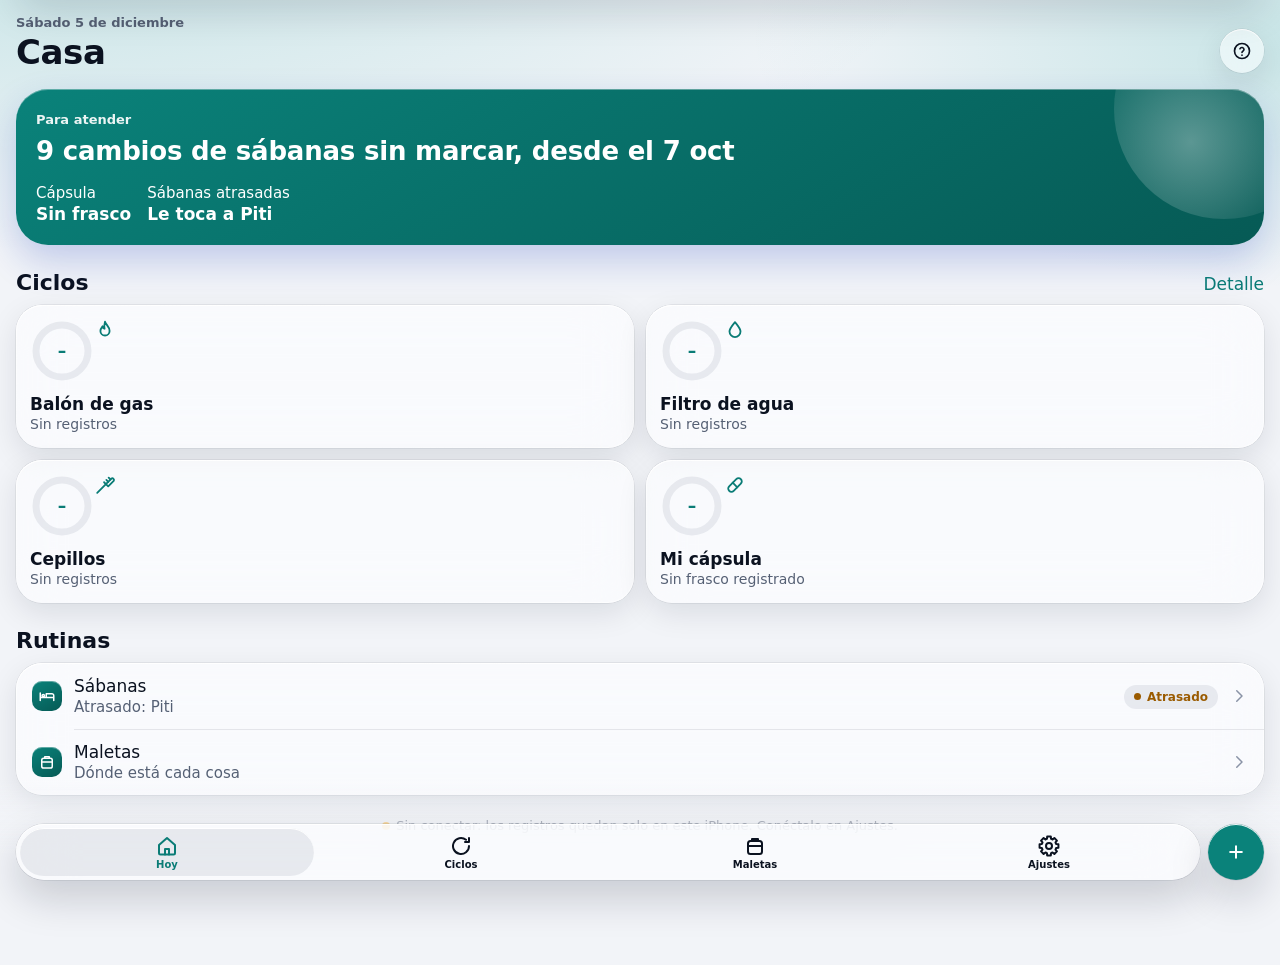
<file: app/index.html>
<!doctype html>
<html lang="es" data-theme="light">
<head>
<meta charset="utf-8">
<meta name="viewport" content="width=device-width,initial-scale=1,maximum-scale=1,user-scalable=no,viewport-fit=cover">
<title>Casa</title>
<meta name="robots" content="noindex, nofollow">
<meta name="apple-mobile-web-app-capable" content="yes">
<meta name="mobile-web-app-capable" content="yes">
<meta name="apple-mobile-web-app-title" content="Casa">
<meta name="apple-mobile-web-app-status-bar-style" content="default">
<meta name="theme-color" content="#f2f4f8" media="(prefers-color-scheme: light)">
<meta name="theme-color" content="#05070c" media="(prefers-color-scheme: dark)">
<link rel="manifest" href="manifest.webmanifest">
<link rel="icon" type="image/svg+xml" href="icons/icon.svg?v=1">
<link rel="apple-touch-icon" href="icons/apple-touch-icon.png?v=1">
<script>
  // Tema antes de pintar, para que no parpadee: automático (el del iPhone), claro u oscuro
  (function () {
    var p = {}; try { p = JSON.parse(localStorage.getItem('casa27.prefs')) || {}; } catch (e) {}
    var oscuro = p.tema === 'oscuro' || (p.tema !== 'claro' && window.matchMedia && matchMedia('(prefers-color-scheme: dark)').matches);
    document.documentElement.setAttribute('data-theme', oscuro ? 'dark' : 'light');
    // Skin (Ajustes → Apariencia): «vidrio» es el diseño de siempre; los demás están en el bloque D27:SKINS
    if (p.skin && p.skin !== 'vidrio') document.documentElement.setAttribute('data-skin', p.skin);
    if (p.skin === 'tinta') {
      var ms = document.querySelectorAll('meta[name="theme-color"]');
      for (var i = 0; i < ms.length; i++) { ms[i].setAttribute('data-vidrio', ms[i].content); ms[i].content = /dark/.test(ms[i].media) ? '#0d0d0c' : '#efede6'; }
    }
  })();
</script>
<style>
/*D27:TOKENS:START*/
/* Domésticas 27 — tokens (generado de tokens.json del sistema de diseño). Tema con data-theme="light" | "dark" en <html>. */
:root,[data-theme="light"]{--fondo:#f2f4f8;--superficie:#ffffff;--superficie-2:#f7f8fb;--vidrio:rgba(255,255,255,0.58);--vidrio-tintado:rgba(255,255,255,0.88);--vidrio-brillo:rgba(255,255,255,0.95);--vidrio-borde:rgba(10,18,40,0.12);--tinta:#0b1220;--tinta-2:#556074;--tinta-3:#8a93a6;--separador:rgba(11,18,32,0.09);--relleno:rgba(118,128,150,0.14);--finanzas-texto:#1f5eff;--finanzas-relleno:#1f5eff;--finanzas-sobre:#ffffff;--finanzas-hi:#2f62fa;--finanzas-lo:#1436b4;--finanzas-brillo:rgba(47,98,250,0.2);--casa-texto:#0a7c76;--casa-relleno:#0a827a;--casa-sobre:#ffffff;--casa-hi:#0a827a;--casa-lo:#065a55;--casa-brillo:rgba(16,163,155,0.2);--noche-texto:#5a4bda;--noche-relleno:#5a4bda;--noche-sobre:#ffffff;--noche-hi:#6a5cf0;--noche-lo:#3a2bb8;--noche-brillo:rgba(106,92,240,0.18);--reloj-rojo:#e5484d;--consulta-texto:#b45309;--consulta-relleno:#f5a00f;--consulta-sobre:#1a1205;--consulta-hi:#ffb547;--consulta-lo:#f59e0b;--consulta-brillo:rgba(245,158,11,0.2);--juegos-texto:#2a2e37;--juegos-relleno:#2a2e37;--juegos-sobre:#ffffff;--juegos-hi:#3a3f4a;--juegos-lo:#15171c;--juegos-brillo:rgba(42,46,55,0.1);--positivo:#0e7a42;--negativo:#d92d3a;--aviso:#9a5b00;--aviso-relleno:#ffb224;--sombra-vidrio:inset 0 1px 0 rgba(255,255,255,0.9), 0 0 0 0.5px rgba(10,18,40,0.12), 0 10px 30px rgba(10,18,40,0.1);--sombra-flotante:inset 0 1px 0 rgba(255,255,255,0.95), 0 0 0 0.5px rgba(10,18,40,0.14), 0 18px 40px rgba(10,18,40,0.18);--sombra-heroe:inset 0 1px 0 rgba(255,255,255,0.35), 0 16px 36px rgba(20,54,180,0.22)}
[data-theme="dark"]{--fondo:#05070c;--superficie:#121826;--superficie-2:#1a2131;--vidrio:rgba(30,37,54,0.52);--vidrio-tintado:rgba(20,25,37,0.9);--vidrio-brillo:rgba(255,255,255,0.3);--vidrio-borde:rgba(0,0,0,0.6);--tinta:#f2f5fb;--tinta-2:#a3adc2;--tinta-3:#6e7891;--separador:rgba(255,255,255,0.1);--relleno:rgba(150,160,185,0.18);--finanzas-texto:#5b8bff;--finanzas-brillo:rgba(91,139,255,0.26);--casa-texto:#4fd6cc;--casa-brillo:rgba(79,214,204,0.2);--noche-texto:#9c92ff;--noche-brillo:rgba(156,146,255,0.18);--consulta-texto:#ffb547;--consulta-brillo:rgba(255,181,71,0.16);--juegos-texto:#e8eaee;--juegos-relleno:#e8eaee;--juegos-sobre:#0b1220;--juegos-brillo:rgba(232,234,238,0.08);--positivo:#3dd68c;--negativo:#ff6b6b;--aviso:#ffb224;--sombra-vidrio:inset 0 1px 0 rgba(255,255,255,0.18), 0 0 0 0.5px rgba(0,0,0,0.6), 0 12px 32px rgba(0,0,0,0.45);--sombra-flotante:inset 0 1px 0 rgba(255,255,255,0.22), 0 0 0 0.5px rgba(0,0,0,0.7), 0 18px 44px rgba(0,0,0,0.6);--sombra-heroe:inset 0 1px 0 rgba(255,255,255,0.25), 0 16px 40px rgba(0,0,0,0.5)}
:root{--space-1:4px;--space-2:8px;--space-3:12px;--space-4:16px;--space-5:20px;--space-6:24px;--space-8:32px;--radius-s:10px;--radius-m:16px;--radius-tarjeta:26px;--radius-heroe:32px;--radius-icono:23%;--radius-capsula:999px;--desenfoque-vidrio:28px;--saturacion-vidrio:180%;--desenfoque-barra:20px;--font-sans:-apple-system, BlinkMacSystemFont, "SF Pro Text", system-ui, sans-serif;--font-rounded:ui-rounded, "SF Pro Rounded", -apple-system, system-ui, sans-serif}
/*D27:TOKENS:END*/
/*D27:COMP:START*/
/* Domésticas 27 — componentes. Lee las variables de tokens.css (--fondo, --vidrio, --finanzas-texto…). */

/* ---------- Acento por app ---------- */
.d-app, [data-app] {
  --acento: var(--finanzas-texto); --acento-relleno: var(--finanzas-relleno); --acento-sobre: var(--finanzas-sobre);
  --acento-hi: var(--finanzas-hi); --acento-lo: var(--finanzas-lo); --acento-brillo: var(--finanzas-brillo);
  --material: var(--vidrio);
}
[data-app="casa"] { --acento: var(--casa-texto); --acento-relleno: var(--casa-relleno); --acento-sobre: var(--casa-sobre); --acento-hi: var(--casa-hi); --acento-lo: var(--casa-lo); --acento-brillo: var(--casa-brillo); }
[data-app="noche"] { --acento: var(--noche-texto); --acento-relleno: var(--noche-relleno); --acento-sobre: var(--noche-sobre); --acento-hi: var(--noche-hi); --acento-lo: var(--noche-lo); --acento-brillo: var(--noche-brillo); }
[data-app="consulta"] { --acento: var(--consulta-texto); --acento-relleno: var(--consulta-relleno); --acento-sobre: var(--consulta-sobre); --acento-hi: var(--consulta-hi); --acento-lo: var(--consulta-lo); --acento-brillo: var(--consulta-brillo); }
[data-app="juegos"] { --acento: var(--juegos-texto); --acento-relleno: var(--juegos-relleno); --acento-sobre: var(--juegos-sobre); --acento-hi: var(--juegos-hi); --acento-lo: var(--juegos-lo); --acento-brillo: var(--juegos-brillo); }

/* Intensidad del vidrio, como el control de iOS 27: «claro» (por defecto) o «tintado». */
[data-vidrio="tintado"] { --material: var(--vidrio-tintado); }

/* ---------- Lienzo de la app ---------- */
.d-app {
  min-height: 100%;
  color: var(--tinta);
  font-family: var(--font-sans);
  -webkit-font-smoothing: antialiased;
  background:
    radial-gradient(120% 55% at 0% -8%, var(--acento-brillo), transparent 62%),
    radial-gradient(80% 45% at 105% 4%, var(--acento-brillo), transparent 58%),
    var(--fondo);
}

/* ---------- Material de vidrio ---------- */
.d-vidrio {
  position: relative;
  background: var(--material, var(--vidrio));
  -webkit-backdrop-filter: blur(var(--desenfoque-vidrio)) saturate(var(--saturacion-vidrio));
  backdrop-filter: blur(var(--desenfoque-vidrio)) saturate(var(--saturacion-vidrio));
  border-radius: var(--radius-tarjeta);
  box-shadow: var(--sombra-vidrio);
}
/* Borde de luz: reflejo arriba a la izquierda y abajo a la derecha. */
.d-vidrio::before {
  content: ""; position: absolute; inset: 0; border-radius: inherit; padding: 1px; pointer-events: none;
  background: linear-gradient(155deg, var(--vidrio-brillo), transparent 34%, transparent 70%, var(--vidrio-brillo));
  -webkit-mask: linear-gradient(#000 0 0) content-box, linear-gradient(#000 0 0);
  -webkit-mask-composite: xor; mask-composite: exclude;
  opacity: .75;
}
@media (prefers-reduced-transparency: reduce) {
  .d-vidrio, .d-barra, .d-cabecera--fija, .d-boton--vidrio, .d-boton-circular { background: var(--superficie); -webkit-backdrop-filter: none; backdrop-filter: none; }
}
@media (prefers-contrast: more) {
  .d-vidrio, .d-barra { background: var(--superficie); box-shadow: 0 0 0 1px var(--tinta-2); }
}

/* ---------- Barra superior ---------- */
.d-cabecera { display: flex; align-items: flex-end; justify-content: space-between; gap: var(--space-3); padding: var(--space-2) var(--space-4) var(--space-2); }
.d-cabecera h1 { margin: 0; font: 700 34px/41px var(--font-sans); letter-spacing: -0.4px; }
.d-cabecera .d-antetitulo { display: block; font: 600 13px/18px var(--font-sans); color: var(--tinta-2); }
.d-cabecera .d-acciones { display: flex; gap: var(--space-2); }
/* Al pasar contenido por debajo: barra uniforme y esmerilada (comportamiento de iOS 27). */
.d-cabecera--fija {
  position: sticky; top: 0; z-index: 5; align-items: center;
  background: linear-gradient(to bottom, var(--material, var(--vidrio)) 60%, transparent);
  -webkit-backdrop-filter: blur(var(--desenfoque-barra)) saturate(var(--saturacion-vidrio));
  backdrop-filter: blur(var(--desenfoque-barra)) saturate(var(--saturacion-vidrio));
}
.d-cabecera--fija h1 { font-size: 17px; line-height: 22px; letter-spacing: 0; font-weight: 600; }

/* ---------- Botones ---------- */
.d-boton {
  appearance: none; border: 0; cursor: pointer; display: inline-flex; align-items: center; justify-content: center; gap: var(--space-2);
  min-height: 50px; padding: 0 var(--space-6); border-radius: var(--radius-capsula);
  font: 600 17px/22px var(--font-sans); color: var(--acento-sobre); background: var(--acento-relleno);
  box-shadow: inset 0 1px 0 rgba(255,255,255,.35), 0 8px 20px -8px var(--acento-relleno);
  transition: transform .18s cubic-bezier(.3,.7,.4,1.4);
}
.d-boton:active { transform: scale(.96); }
.d-boton--vidrio { color: var(--acento); background: var(--material, var(--vidrio)); box-shadow: var(--sombra-vidrio);
  -webkit-backdrop-filter: blur(var(--desenfoque-vidrio)) saturate(var(--saturacion-vidrio)); backdrop-filter: blur(var(--desenfoque-vidrio)) saturate(var(--saturacion-vidrio)); }
.d-boton--discreto { color: var(--acento); background: var(--relleno); box-shadow: none; }
.d-boton--ancho { width: 100%; }
.d-boton-circular {
  appearance: none; border: 0; cursor: pointer; width: 44px; height: 44px; border-radius: 50%; display: grid; place-items: center;
  color: var(--tinta); background: var(--material, var(--vidrio)); box-shadow: var(--sombra-vidrio);
  -webkit-backdrop-filter: blur(var(--desenfoque-vidrio)) saturate(var(--saturacion-vidrio)); backdrop-filter: blur(var(--desenfoque-vidrio)) saturate(var(--saturacion-vidrio));
}
.d-boton-circular svg, .d-boton svg { width: 20px; height: 20px; }
.d-boton-circular--acento { color: var(--acento-sobre); background: var(--acento-relleno); }
.d-boton:focus-visible, .d-boton-circular:focus-visible, .d-barra button:focus-visible { outline: 3px solid var(--acento); outline-offset: 2px; }

/* ---------- Tarjeta principal ---------- */
.d-heroe {
  position: relative; overflow: hidden; border-radius: var(--radius-heroe); padding: var(--space-5);
  color: var(--acento-sobre);
  background: linear-gradient(150deg, var(--acento-hi), var(--acento-lo));
  box-shadow: var(--sombra-heroe);
}
.d-heroe::after { /* brillo de vidrio en la esquina */
  content: ""; position: absolute; width: 220px; height: 220px; right: -70px; top: -90px; border-radius: 50%;
  background: radial-gradient(circle at 35% 65%, rgba(255,255,255,.34), rgba(255,255,255,0) 62%); pointer-events: none;
}
.d-heroe .d-etiqueta { font: 600 13px/18px var(--font-sans); opacity: .92; }
.d-heroe .d-cifra-grande { display: block; margin-top: var(--space-1); font: 700 44px/48px var(--font-rounded); letter-spacing: -0.5px; font-variant-numeric: tabular-nums; }
.d-heroe .d-pie { display: flex; gap: var(--space-4); margin-top: var(--space-4); font: 400 15px/20px var(--font-sans); }
.d-heroe .d-pie b { display: block; font: 600 17px/22px var(--font-rounded); }
.d-heroe .d-barra-avance { height: 6px; margin-top: var(--space-4); border-radius: 3px; background: rgba(255,255,255,.28); overflow: hidden; }
.d-heroe .d-barra-avance i { display: block; height: 100%; border-radius: 3px; background: currentColor; }

/* ---------- Lista agrupada ---------- */
.d-seccion { margin: var(--space-6) var(--space-4) var(--space-2); display: flex; justify-content: space-between; align-items: baseline; }
.d-seccion h2 { margin: 0; font: 700 22px/28px var(--font-sans); }
.d-seccion a { color: var(--acento); font: 400 17px/22px var(--font-sans); text-decoration: none; }
.d-lista { margin: 0 var(--space-4); padding: 0; list-style: none; overflow: hidden; }
.d-fila { display: flex; align-items: center; gap: var(--space-3); min-height: 44px; padding: var(--space-3) var(--space-4); position: relative; }
.d-fila + .d-fila::before { content: ""; position: absolute; top: 0; left: 58px; right: 0; height: 0.5px; background: var(--separador); }
.d-fila .d-cuadro { flex: none; width: 30px; height: 30px; border-radius: var(--radius-s); display: grid; place-items: center; color: #fff; background: linear-gradient(150deg, var(--acento-hi), var(--acento-lo)); box-shadow: inset 0 1px 0 rgba(255,255,255,.35); }
.d-fila .d-cuadro svg { width: 18px; height: 18px; }
.d-fila .d-texto { flex: 1; min-width: 0; }
.d-fila .d-texto strong { display: block; font: 400 17px/22px var(--font-sans); white-space: nowrap; overflow: hidden; text-overflow: ellipsis; }
.d-fila .d-texto span { display: block; font: 400 15px/20px var(--font-sans); color: var(--tinta-2); }
.d-fila .d-valor { font: 600 17px/22px var(--font-rounded); font-variant-numeric: tabular-nums; white-space: nowrap; }
.d-valor--positivo { color: var(--positivo); }
.d-valor--negativo { color: var(--negativo); }

/* ---------- Control segmentado ---------- */
.d-segmentos { display: inline-flex; padding: 3px; gap: 2px; border-radius: var(--radius-capsula); background: var(--relleno); }
.d-segmentos button { appearance: none; border: 0; cursor: pointer; padding: 7px 16px; border-radius: var(--radius-capsula); background: transparent; color: var(--tinta); font: 600 13px/18px var(--font-sans); }
.d-segmentos button[aria-pressed="true"] { background: var(--superficie); box-shadow: 0 0 0 .5px var(--vidrio-borde), 0 3px 8px rgba(10,18,40,.12), inset 0 1px 0 var(--vidrio-brillo); }

/* ---------- Barra de pestañas flotante ---------- */
.d-barra-pie { position: sticky; bottom: 0; display: flex; gap: var(--space-2); align-items: center; padding: var(--space-3) var(--space-4) calc(var(--space-5) + env(safe-area-inset-bottom)); }
.d-barra {
  flex: 1; display: flex; padding: 4px; border-radius: var(--radius-capsula);
  background: var(--material, var(--vidrio)); box-shadow: var(--sombra-flotante);
  -webkit-backdrop-filter: blur(var(--desenfoque-vidrio)) saturate(var(--saturacion-vidrio)); backdrop-filter: blur(var(--desenfoque-vidrio)) saturate(var(--saturacion-vidrio));
}
.d-barra button { appearance: none; border: 0; cursor: pointer; flex: 1; display: grid; justify-items: center; gap: 1px; padding: 6px 0 5px; border-radius: var(--radius-capsula); background: transparent; color: var(--tinta); font: 600 10px/12px var(--font-sans); }
.d-barra button svg { width: 24px; height: 24px; }
.d-barra button[aria-current="page"] { color: var(--acento); background: var(--relleno); box-shadow: inset 0 1px 0 var(--vidrio-brillo); }
.d-barra-pie .d-boton-circular { width: 56px; height: 56px; box-shadow: var(--sombra-flotante); }

/* ---------- Anillo de ciclo (gas, filtro, cepillos, cápsula) ---------- */
.d-anillo { --avance: .6; --color: var(--acento); width: 64px; height: 64px; position: relative; display: grid; place-items: center; }
.d-anillo svg { position: absolute; inset: 0; transform: rotate(-90deg); }
.d-anillo .d-pista { stroke: var(--relleno); }
.d-anillo .d-arco { stroke: var(--color); stroke-linecap: round; stroke-dasharray: calc(var(--avance) * 163.4) 163.4; }
.d-anillo b { font: 600 17px/20px var(--font-rounded); }
.d-anillo--aviso { --color: var(--aviso-relleno); }
.d-anillo--vencido { --color: var(--negativo); }

/* ---------- Chips y avisos ---------- */
.d-chip { display: inline-flex; align-items: center; gap: 6px; padding: 4px 10px; border-radius: var(--radius-capsula); font: 600 12px/16px var(--font-sans); background: var(--relleno); color: var(--tinta-2); }
.d-chip::before { content: ""; width: 7px; height: 7px; border-radius: 50%; background: currentColor; }
.d-chip--aviso { color: var(--aviso); }
.d-chip--negativo { color: var(--negativo); }
.d-chip--positivo { color: var(--positivo); }
.d-aviso { display: flex; gap: var(--space-3); align-items: center; padding: var(--space-3) var(--space-4); border-radius: var(--radius-tarjeta); box-shadow: var(--sombra-flotante);
  background: var(--material, var(--vidrio)); -webkit-backdrop-filter: blur(var(--desenfoque-vidrio)) saturate(var(--saturacion-vidrio)); backdrop-filter: blur(var(--desenfoque-vidrio)) saturate(var(--saturacion-vidrio)); }
.d-aviso .d-punto { flex: none; width: 10px; height: 10px; border-radius: 50%; background: var(--aviso-relleno); box-shadow: 0 0 0 4px color-mix(in srgb, var(--aviso-relleno) 25%, transparent); }
.d-aviso strong { display: block; font: 600 15px/20px var(--font-sans); }
.d-aviso span { display: block; font: 400 13px/18px var(--font-sans); color: var(--tinta-2); }

/* ---------- Movimiento ---------- */
@media (prefers-reduced-motion: reduce) { .d-boton { transition: none; } }
/*D27:COMP:END*/
/*APP:START*/
/* Casa: Hoy, Ciclos (gas, filtro, cepillos, cápsula y sábanas), Maletas y Ajustes. Los componentes d-* son del
   sistema Domésticas 27 (diseno27/ del repositorio casa); aquí van solo las piezas propias de esta app (c-*). */
*, *::before, *::after { box-sizing: border-box; }
html { -webkit-text-size-adjust: 100%; touch-action: pan-x pan-y; background: var(--fondo); }
body { margin: 0; min-height: 100vh; }
button, input, textarea { font: inherit; color: inherit; }
button { -webkit-tap-highlight-color: transparent; }
[hidden] { display: none !important; }
.d-app { min-height: 100vh; }
.d-cabecera { padding-top: calc(env(safe-area-inset-top) + 14px); }
.c-contenido { padding-bottom: calc(130px + env(safe-area-inset-bottom)); }

/* Barra superior compacta: aparece al desplazar, como en iOS 27 */
.c-barra-sup { position: fixed; top: 0; left: 0; right: 0; z-index: 20; padding: calc(env(safe-area-inset-top) + 11px) 16px 11px; text-align: center;
  font: 600 17px/22px var(--font-sans); background: var(--material, var(--vidrio)); box-shadow: 0 .5px 0 var(--separador);
  -webkit-backdrop-filter: blur(var(--desenfoque-barra)) saturate(var(--saturacion-vidrio)); backdrop-filter: blur(var(--desenfoque-barra)) saturate(var(--saturacion-vidrio));
  opacity: 0; pointer-events: none; transition: opacity .2s; }
.c-barra-sup.ver { opacity: 1; }

/* Barra de pestañas fija */
.c-pie { position: fixed; left: 0; right: 0; bottom: 0; z-index: 15; }
.c-desvanecer { position: fixed; left: 0; right: 0; bottom: 0; height: calc(120px + env(safe-area-inset-bottom)); z-index: 14; pointer-events: none;
  background: linear-gradient(to bottom, transparent, var(--fondo) 62%); }
.c-pie .d-barra-pie { position: static; }

/* Texto suelto */
.c-texto { margin: 12px 20px 0; font: 400 15px/21px var(--font-sans); color: var(--tinta-2); }
.c-texto b { color: var(--tinta); font-weight: 600; }
.c-texto--alerta { color: var(--negativo); }
.c-nota { margin: 8px 20px 0; font: 400 13px/18px var(--font-sans); color: var(--tinta-2); }
.c-estado { display: flex; align-items: center; justify-content: center; gap: 6px; margin: 22px 16px 0; font: 400 13px/18px var(--font-sans); color: var(--tinta-2); text-align: center; }
.c-estado .c-punto { width: 8px; height: 8px; }
.c-acciones { display: flex; flex-wrap: wrap; gap: 10px; margin: 16px 16px 0; }
.c-acciones .d-boton { flex: 1 1 140px; padding: 0 16px; }
.d-heroe { margin: 8px 16px 0; }
.d-heroe .c-cifra-chica { font-size: 34px; line-height: 40px; }
.d-heroe .c-cifra-texto { font: 700 26px/32px var(--font-sans); letter-spacing: -0.2px; margin-top: 6px; }
.d-heroe .d-pie > div { min-width: 0; }

/* Puntos de estado */
.c-punto { flex: none; width: 10px; height: 10px; border-radius: 50%; background: var(--acento); }
.c-punto--neg { background: var(--negativo); }
.c-punto--aviso { background: var(--aviso-relleno); }

/* Filas que son botones */
.d-lista > li { list-style: none; position: relative; }
.d-lista > li + li::before { content: ""; position: absolute; top: 0; left: 58px; right: 0; height: .5px; background: var(--separador); z-index: 1; }
.d-lista > li > .d-fila::before { display: none; }
.c-fila { appearance: none; border: 0; background: transparent; width: 100%; text-align: left; cursor: pointer; }
.c-fila:active { background: var(--relleno); }
.d-fila .c-chev { flex: none; color: var(--tinta-3); width: 18px; height: 18px; }
.d-fila .d-valor small { font: 400 13px/18px var(--font-sans); color: var(--tinta-2); display: block; text-align: right; }
.c-fila-punto { width: 30px; display: grid; place-items: center; flex: none; }
.c-mini { appearance: none; border: 0; cursor: pointer; flex: none; min-height: 34px; padding: 0 14px; border-radius: var(--radius-capsula);
  background: var(--acento-relleno); color: var(--acento-sobre); font: 600 15px/20px var(--font-sans); }
.c-mini--discreto { background: var(--relleno); color: var(--acento); }

/* Tarjetas de ciclo (Hoy) */
.c-rejilla { display: grid; grid-template-columns: repeat(2, minmax(0, 1fr)); gap: 12px; margin: 0 16px; }
.c-ciclo { appearance: none; border: 0; text-align: left; cursor: pointer; padding: 14px; display: flex; flex-direction: column; gap: 10px; color: var(--tinta); }
.c-ciclo:active { transform: scale(.98); }
.c-ciclo .c-arriba { display: flex; justify-content: space-between; align-items: flex-start; color: var(--acento); }
.c-ciclo .c-nombre { font: 600 17px/22px var(--font-sans); }
.c-ciclo .c-detalle { font: 400 14px/19px var(--font-sans); color: var(--tinta-2); }
.c-ciclo .c-detalle--aviso { color: var(--aviso); }
.c-ciclo .c-detalle--neg { color: var(--negativo); }
.d-anillo b { font-variant-numeric: tabular-nums; }

/* Selector de ciclo */
.c-segmentos { display: flex; margin: 8px 16px 0; }
.c-segmentos button { flex: 1; padding: 8px 2px; min-width: 0; }

/* Cepillos lado a lado */
.c-dos { display: grid; grid-template-columns: repeat(2, minmax(0, 1fr)); gap: 12px; margin: 12px 16px 0; }
.c-cepillo { padding: 16px 14px; display: flex; flex-direction: column; align-items: flex-start; gap: 8px; }
.c-cepillo .d-anillo { width: 76px; height: 76px; }
.c-cepillo h3 { margin: 0; font: 600 17px/22px var(--font-sans); }
.c-cepillo p { margin: 0; font: 400 14px/19px var(--font-sans); color: var(--tinta-2); }
.c-cepillo p b { color: var(--tinta); font-weight: 600; }

/* Insignia */
.d-fila .d-texto .c-insignia, .c-insignia { display: inline-block; padding: 2px 8px; border-radius: var(--radius-capsula); font: 600 12px/16px var(--font-sans); background: var(--relleno); color: var(--tinta-2); margin-right: 6px; }
.c-insignia--acento { color: var(--acento); }

/* Marcar hecho (sábanas) */
.c-check { appearance: none; flex: none; width: 40px; height: 40px; border-radius: 50%; border: 2px solid var(--separador); background: transparent; color: transparent; display: grid; place-items: center; cursor: pointer; }
.c-check svg { width: 22px; height: 22px; }
.c-check[aria-pressed="true"] { background: var(--positivo); border-color: var(--positivo); color: #fff; }
.c-check:disabled { opacity: .35; cursor: default; }

/* Hojas */
.c-fondo-hoja { position: fixed; inset: 0; z-index: 40; background: rgba(5, 8, 15, .38); opacity: 0; transition: opacity .25s; }
.c-fondo-hoja.abierta { opacity: 1; }
.c-hoja { position: fixed; left: 0; right: 0; bottom: 0; z-index: 41; max-height: 92vh; overflow: auto; -webkit-overflow-scrolling: touch; overscroll-behavior: contain;
  border-radius: 32px 32px 0 0; padding: 6px 20px calc(24px + env(safe-area-inset-bottom));
  background: var(--vidrio-tintado); box-shadow: var(--sombra-flotante);
  -webkit-backdrop-filter: blur(var(--desenfoque-vidrio)) saturate(var(--saturacion-vidrio)); backdrop-filter: blur(var(--desenfoque-vidrio)) saturate(var(--saturacion-vidrio));
  transform: translateY(105%); transition: transform .38s cubic-bezier(.2, .9, .25, 1.06); }
.c-hoja.abierta { transform: none; }
.c-hoja::before { content: ""; display: block; width: 38px; height: 5px; border-radius: 3px; margin: 4px auto 6px; background: var(--tinta-3); opacity: .5; }
.c-hoja h2 { margin: 10px 0 4px; font: 700 22px/28px var(--font-sans); }
.c-hoja h3 { margin: 20px 0 4px; font: 600 17px/22px var(--font-sans); }
.c-hoja p { margin: 6px 0; font: 400 15px/21px var(--font-sans); color: var(--tinta-2); }
.c-hoja p b { color: var(--tinta); }
.c-hoja .c-pila { display: grid; gap: 10px; margin-top: 18px; }
.c-hoja .d-boton { width: 100%; }
.c-hoja .d-lista { margin: 12px 0 0; }
.c-peligro { color: var(--negativo) !important; }
.c-boton-peligro { background: transparent; color: var(--negativo); box-shadow: none; }

/* Campos */
.c-campo { display: block; margin: 14px 0 0; }
.c-campo > span, .c-campo > legend { display: block; margin: 0 0 6px 4px; padding: 0; font: 600 13px/18px var(--font-sans); color: var(--tinta-2); }
fieldset.c-campo { border: 0; padding: 0; min-width: 0; }
.c-campo input[type="date"], .c-campo input[type="text"], .c-campo input[type="number"], .c-campo textarea {
  display: block; width: 100%; min-height: 50px; border: 0; border-radius: 14px; background: var(--relleno); color: var(--tinta);
  font: 400 17px/22px var(--font-sans); padding: 13px 14px; -webkit-appearance: none; appearance: none; text-align: left; }
.c-campo textarea { min-height: 110px; font: 400 13px/18px ui-monospace, Menlo, monospace; resize: vertical; }
.c-campo input:focus, .c-campo textarea:focus { outline: 2px solid var(--acento); outline-offset: 1px; }
.c-codigo { text-transform: uppercase; letter-spacing: 3px; font-family: var(--font-rounded) !important; font-size: 22px !important; text-align: center !important; }
.c-chips { display: flex; flex-wrap: wrap; gap: 8px; }
.c-chips input { position: absolute; opacity: 0; pointer-events: none; }
.c-chips label { display: inline-flex; align-items: center; min-height: 40px; padding: 0 16px; border-radius: var(--radius-capsula); background: var(--relleno); font: 600 15px/20px var(--font-sans); cursor: pointer; }
.c-chips input:checked + label { background: var(--acento-relleno); color: var(--acento-sobre); }
.c-chips input:focus-visible + label { outline: 2px solid var(--acento); outline-offset: 2px; }
.c-interruptor { display: flex; align-items: center; justify-content: space-between; gap: 12px; margin-top: 14px; padding: 12px 14px; border-radius: 14px; background: var(--relleno); font: 400 17px/22px var(--font-sans); }
.c-interruptor small { display: block; font: 400 13px/18px var(--font-sans); color: var(--tinta-2); }
.c-interruptor input { width: 24px; height: 24px; accent-color: var(--acento-relleno); flex: none; }
.c-error { margin: 10px 4px 0; font: 600 15px/20px var(--font-sans); color: var(--negativo); }
.c-prefijo { position: relative; }
.c-prefijo b { position: absolute; left: 14px; top: 50%; transform: translateY(-50%); color: var(--tinta-2); font-weight: 600; pointer-events: none; }
.c-prefijo input { padding-left: 30px !important; }

/* Aviso flotante */
.c-toast { position: fixed; left: 16px; right: 16px; top: calc(env(safe-area-inset-top) + 10px); z-index: 60; transform: translateY(-160%); transition: transform .35s cubic-bezier(.2, .9, .25, 1.06); }
.c-toast.ver { transform: none; }
.c-toast.d-aviso { background: var(--vidrio-tintado); }
.c-toast .d-punto { background: var(--positivo); box-shadow: 0 0 0 4px color-mix(in srgb, var(--positivo) 22%, transparent); }
.c-toast--error .d-punto { background: var(--aviso-relleno); box-shadow: 0 0 0 4px color-mix(in srgb, var(--aviso-relleno) 25%, transparent); }

/* Maletas: la app Maletas, con su propio estilo ilustrado */
.c-maletas { position: fixed; left: 0; right: 0; top: 0; bottom: calc(88px + env(safe-area-inset-bottom)); z-index: 1; background: var(--fondo); }
body.en-maletas .c-desvanecer { display: none; }
.c-maletas iframe { display: block; width: 100%; height: 100%; border: 0; }

/* Ajustes */
.c-ajuste-seg { display: flex; justify-content: space-between; align-items: center; gap: 12px; }
.c-pasos { margin: 10px 20px 0; padding-left: 20px; font: 400 15px/21px var(--font-sans); color: var(--tinta-2); }
.c-pasos li { margin-top: 6px; }
.c-pasos b { color: var(--tinta); }
.c-pasos a { color: var(--acento); text-decoration: none; }
.c-tarjeta { margin: 0 16px; padding: 4px 16px 16px; }
.c-tarjeta .c-campo:first-child { margin-top: 12px; }

@media (prefers-reduced-motion: reduce) {
  .c-hoja, .c-fondo-hoja, .c-toast, .c-barra-sup { transition: none; }
}
/*APP:END*/
/*D27:SKINS:START*/
/* Domésticas 27 — skins. Un skin cambia solo el aspecto: se elige en Ajustes → Apariencia y queda en <html data-skin="…">.
   Sin data-skin (o «vidrio») la app se ve con el diseño de vidrio de siempre. Este bloque va al final del CSS de cada
   app (después de APP), para poder ajustar también las piezas propias (c-*). Las reglas de cada skin empiezan con
   [data-skin="…"], así que no tocan el diseño por omisión. Para agregar un skin: sus variables, sus ajustes de
   componentes y una opción más en Ajustes de cada app. */

/* ===================== Tinta electrónica ===================== */
/* Como un lector de libros electrónicos (Kindle): papel gris cálido, tinta negra, letra con serifa, líneas finas en vez
   de vidrio y sombras, sin colores ni degradados y sin animaciones. En oscuro, letra clara sobre negro. */
html[data-skin="tinta"] {
  --fondo: #efede6; --superficie: #f7f6f1; --superficie-2: #e8e6df;
  --vidrio: #f7f6f1; --vidrio-tintado: #f7f6f1; --vidrio-brillo: transparent; --vidrio-borde: #1a1a1a;
  --tinta: #161616; --tinta-2: #4c4b48; --tinta-3: #7b7974; --separador: #c4c0b6; --relleno: rgba(22, 22, 22, .07);
  --linea: #9d9990; --papel-velo: rgba(22, 22, 22, .18);
  --finanzas-texto: var(--tinta); --finanzas-relleno: var(--tinta); --finanzas-sobre: var(--superficie); --finanzas-hi: var(--tinta); --finanzas-lo: var(--tinta); --finanzas-brillo: transparent;
  --casa-texto: var(--tinta); --casa-relleno: var(--tinta); --casa-sobre: var(--superficie); --casa-hi: var(--tinta); --casa-lo: var(--tinta); --casa-brillo: transparent;
  --noche-texto: var(--tinta); --noche-relleno: var(--tinta); --noche-sobre: var(--superficie); --noche-hi: var(--tinta); --noche-lo: var(--tinta); --noche-brillo: transparent;
  --consulta-texto: var(--tinta); --consulta-relleno: var(--tinta); --consulta-sobre: var(--superficie); --consulta-hi: var(--tinta); --consulta-lo: var(--tinta); --consulta-brillo: transparent;
  --juegos-texto: var(--tinta); --juegos-relleno: var(--tinta); --juegos-sobre: var(--superficie); --juegos-hi: var(--tinta); --juegos-lo: var(--tinta); --juegos-brillo: transparent;
  --reloj-rojo: var(--tinta); --positivo: var(--tinta); --negativo: var(--tinta); --aviso: var(--tinta); --aviso-relleno: var(--tinta-3);
  --sombra-vidrio: 0 0 0 1px var(--linea); --sombra-flotante: 0 0 0 1.5px var(--tinta); --sombra-heroe: 0 0 0 2px var(--tinta);
  --desenfoque-vidrio: 0px; --desenfoque-barra: 0px; --saturacion-vidrio: 100%;
  --radius-s: 4px; --radius-m: 6px; --radius-tarjeta: 8px; --radius-heroe: 10px; --radius-capsula: 8px;
  --font-sans: Charter, "Bitstream Charter", "Iowan Old Style", "Palatino Linotype", Palatino, Georgia, ui-serif, serif;
  --font-rounded: var(--font-sans);
  color-scheme: light;
}
html[data-skin="tinta"][data-theme="dark"] {
  --fondo: #0d0d0c; --superficie: #151514; --superficie-2: #1e1e1c;
  --vidrio: #151514; --vidrio-tintado: #151514; --vidrio-borde: #ecebe6;
  --tinta: #ecebe6; --tinta-2: #b3b1ab; --tinta-3: #85837e; --separador: #3d3c39; --relleno: rgba(236, 235, 230, .09);
  --linea: #5a5955; --papel-velo: rgba(0, 0, 0, .55);
  color-scheme: dark;
}

/* Lienzo, vidrio y barras: planos, con una línea fina */
[data-skin="tinta"] .d-app { background: var(--fondo); -webkit-font-smoothing: auto; }
[data-skin="tinta"] .d-vidrio::before { display: none; }
[data-skin="tinta"] .d-vidrio, [data-skin="tinta"] .d-barra, [data-skin="tinta"] .d-aviso, [data-skin="tinta"] .d-boton--vidrio,
[data-skin="tinta"] .d-boton-circular, [data-skin="tinta"] .d-cabecera--fija, [data-skin="tinta"] .c-barra-sup, [data-skin="tinta"] .c-hoja {
  -webkit-backdrop-filter: none; backdrop-filter: none; }
[data-skin="tinta"] .d-cabecera--fija, [data-skin="tinta"] .c-barra-sup { background: var(--fondo); box-shadow: 0 1px 0 var(--tinta); }
[data-skin="tinta"] .d-cabecera h1 { letter-spacing: 0; }
[data-skin="tinta"] .d-seccion a, [data-skin="tinta"] .c-pasos a { color: var(--tinta); text-decoration: underline; text-underline-offset: 3px; }

/* Botones: negro lleno o con borde; al tocar se invierten, como en la tinta electrónica */
[data-skin="tinta"] .d-boton { box-shadow: none; }
[data-skin="tinta"] .d-boton:active { transform: none; background: var(--fondo); color: var(--tinta); box-shadow: inset 0 0 0 2px var(--tinta); }
[data-skin="tinta"] .d-boton--discreto, [data-skin="tinta"] .c-mini--discreto { background: transparent; color: var(--tinta); box-shadow: inset 0 0 0 1.5px var(--tinta); }
[data-skin="tinta"] .d-boton--discreto:active, [data-skin="tinta"] .c-mini--discreto:active { background: var(--tinta); color: var(--fondo); }
[data-skin="tinta"] .d-boton--vidrio, [data-skin="tinta"] .d-boton-circular { background: var(--superficie); color: var(--tinta); box-shadow: inset 0 0 0 1.5px var(--tinta); }
[data-skin="tinta"] .d-boton-circular--acento { background: var(--tinta); color: var(--fondo); }
[data-skin="tinta"] .c-boton-peligro { background: transparent; color: var(--tinta); box-shadow: none; text-decoration: underline; text-underline-offset: 3px; }
[data-skin="tinta"] .d-boton:focus-visible, [data-skin="tinta"] .d-boton-circular:focus-visible, [data-skin="tinta"] .d-barra button:focus-visible { outline-color: var(--tinta); }

/* Tarjeta principal: papel con marco grueso */
[data-skin="tinta"] .d-heroe { color: var(--tinta); background: var(--superficie); }
[data-skin="tinta"] .d-heroe::after { display: none; }
[data-skin="tinta"] .d-heroe .d-etiqueta { opacity: 1; color: var(--tinta-2); }
[data-skin="tinta"] .d-heroe .d-barra-avance { background: transparent; box-shadow: inset 0 0 0 1px var(--tinta); }

/* Listas e iconos: línea de 1 px y cuadros con borde en vez de color */
[data-skin="tinta"] .d-fila + .d-fila::before, [data-skin="tinta"] .d-lista > li + li::before { height: 1px; }
[data-skin="tinta"] .d-cuadro, [data-skin="tinta"] .c-cuenta-ico { color: var(--tinta); background: transparent; box-shadow: inset 0 0 0 1.5px var(--tinta); }
[data-skin="tinta"] .c-fila:active, [data-skin="tinta"] .c-ciclo:active, [data-skin="tinta"] .c-cuenta:active { transform: none; background: var(--relleno); }

/* Control segmentado y pestañas: la opción elegida, en negativo */
[data-skin="tinta"] .d-segmentos { background: transparent; box-shadow: inset 0 0 0 1.5px var(--tinta); }
[data-skin="tinta"] .d-segmentos button[aria-pressed="true"] { background: var(--tinta); color: var(--fondo); box-shadow: none; }
[data-skin="tinta"] .d-barra { background: var(--superficie); }
[data-skin="tinta"] .d-barra button[aria-current="page"] { background: var(--tinta); color: var(--fondo); box-shadow: none; }
[data-skin="tinta"] .c-desvanecer { background: linear-gradient(to bottom, transparent, var(--fondo) 45%); }

/* Estados sin color: con forma y peso */
[data-skin="tinta"] .d-anillo .d-pista { stroke: var(--separador); }
[data-skin="tinta"] .d-anillo--aviso .d-arco { stroke-linecap: butt; }
[data-skin="tinta"] .d-chip { background: transparent; box-shadow: inset 0 0 0 1px currentColor; }
[data-skin="tinta"] .d-chip--negativo { font-weight: 700; }
[data-skin="tinta"] .d-aviso .d-punto, [data-skin="tinta"] .c-toast .d-punto { background: var(--tinta); box-shadow: none; }
[data-skin="tinta"] .c-toast--error .d-punto { background: transparent; box-shadow: inset 0 0 0 2px var(--tinta); }
[data-skin="tinta"] .c-punto { background: var(--tinta); }
[data-skin="tinta"] .c-punto--aviso { background: transparent; box-shadow: inset 0 0 0 2px var(--tinta); }
[data-skin="tinta"] .c-punto--neg { box-shadow: 0 0 0 2px var(--fondo), 0 0 0 3.5px var(--tinta); }
[data-skin="tinta"] .c-detalle--aviso { font-style: italic; }
[data-skin="tinta"] .c-detalle--neg, [data-skin="tinta"] .c-texto--alerta, [data-skin="tinta"] .c-error, [data-skin="tinta"] .c-hoja p.c-error { font-weight: 700; }
[data-skin="tinta"] .c-check[aria-pressed="true"] { background: var(--tinta); border-color: var(--tinta); color: var(--fondo); }
[data-skin="tinta"] .c-check { border-color: var(--tinta-3); }
[data-skin="tinta"] .c-insignia, [data-skin="tinta"] .d-fila .d-texto .c-insignia { background: transparent; box-shadow: inset 0 0 0 1px var(--tinta-3); }

/* Hojas y avisos: sin velo de color, con borde */
[data-skin="tinta"] .c-fondo-hoja { background: var(--papel-velo); }
[data-skin="tinta"] .c-hoja { background: var(--fondo); border-radius: 14px 14px 0 0; }
[data-skin="tinta"] .c-hoja::before { background: var(--tinta); opacity: .55; }
[data-skin="tinta"] .c-toast.d-aviso { background: var(--superficie); }

/* Campos y chips */
[data-skin="tinta"] .c-campo input[type="date"], [data-skin="tinta"] .c-campo input[type="text"], [data-skin="tinta"] .c-campo input[type="number"],
[data-skin="tinta"] .c-campo input[type="time"], [data-skin="tinta"] .c-campo textarea, [data-skin="tinta"] .c-campo select, [data-skin="tinta"] .c-interruptor {
  background: var(--superficie); box-shadow: inset 0 0 0 1px var(--linea); border-radius: var(--radius-m); }
[data-skin="tinta"] .c-campo input:focus, [data-skin="tinta"] .c-campo textarea:focus { outline-color: var(--tinta); }
[data-skin="tinta"] .c-chips label { background: transparent; box-shadow: inset 0 0 0 1.5px var(--tinta); }
[data-skin="tinta"] .c-chips input:checked + label { background: var(--tinta); color: var(--fondo); }
[data-skin="tinta"] .c-chips input:focus-visible + label { outline-color: var(--tinta); }
[data-skin="tinta"] .c-barra-cupo { background: transparent; box-shadow: inset 0 0 0 1px var(--tinta-3); }

/* Consulta: filtros, botones de Goodreads, plataformas, cifras y barras de avance, con borde en vez de relleno */
[data-skin="tinta"] [data-app="consulta"] .c-filtro, [data-skin="tinta"] [data-app="consulta"] .c-libro-acc a, [data-skin="tinta"] [data-app="consulta"] .c-mas {
  background: transparent; color: var(--tinta); box-shadow: inset 0 0 0 1.5px var(--tinta); }
[data-skin="tinta"] [data-app="consulta"] .c-filtro[aria-pressed="true"] { background: var(--tinta); color: var(--fondo); }
[data-skin="tinta"] [data-app="consulta"] .c-plat, [data-skin="tinta"] [data-app="consulta"] .c-genero, [data-skin="tinta"] [data-app="consulta"] .c-stat,
[data-skin="tinta"] [data-app="consulta"] .c-resumen-nf div { background: transparent; box-shadow: inset 0 0 0 1px var(--linea); }
[data-skin="tinta"] [data-app="consulta"] .c-fecha { background: var(--superficie); box-shadow: inset 0 0 0 1px var(--linea); }
[data-skin="tinta"] [data-app="consulta"] .c-avance, [data-skin="tinta"] [data-app="consulta"] .c-barra { background: transparent; box-shadow: inset 0 0 0 1px var(--tinta-3); }

/* Imágenes (portadas, afiches, logos) en escala de grises */
[data-skin="tinta"] img, [data-skin="tinta"] .c-plogo, [data-skin="tinta"] .c-poster { filter: grayscale(1) contrast(1.06); }
[data-skin="tinta"][data-theme="dark"] img, [data-skin="tinta"][data-theme="dark"] .c-poster { filter: grayscale(1) brightness(.88); }

/* La tinta electrónica no se anima: los cambios aparecen de una vez */
[data-skin="tinta"] *, [data-skin="tinta"] *::before, [data-skin="tinta"] *::after { transition: none !important; animation: none !important; }
[data-skin="tinta"] .c-cargando::before { border: 2px dotted var(--tinta); }
/*D27:SKINS:END*/
</style>
</head>
<body class="d-app" data-app="casa">
<div class="c-barra-sup" id="barraSup" aria-hidden="true"></div>
<header class="d-cabecera" id="cabecera"></header>
<main class="c-contenido" id="vista"></main>
<div class="c-maletas" id="maletas" hidden></div>
<div class="c-desvanecer" aria-hidden="true"></div>
<div class="c-pie">
  <nav class="d-barra-pie" aria-label="Secciones">
    <div class="d-barra" id="pestanas"></div>
    <button class="d-boton-circular d-boton-circular--acento" data-a="registrar" aria-label="Registrar"></button>
  </nav>
</div>
<div class="c-fondo-hoja" id="fondoHoja" data-a="cerrar" hidden></div>
<div class="c-hoja" id="hoja" role="dialog" aria-modal="true" hidden></div>
<div class="c-toast d-aviso" id="toast" role="status" aria-live="polite"><span class="d-punto"></span><div><strong id="toastT"></strong><span id="toastS"></span></div></div>

<script type="module">
import * as C from './calculos.js';

const API = 'https://domesticas-api.vercel.app';
const ARCHIVOS = ['ciclos.json', 'rutinas.json'];
const CL = { llave: 'casa27.llave', datos: 'casa27.datos', cola: 'casa27.cola', prefs: 'casa27.prefs', sync: 'casa27.sync', ui: 'casa27.ui' };
const $ = (id) => document.getElementById(id);
const esc = (s) => String(s == null ? '' : s).replace(/[&<>"']/g, (c) => ({ '&': '&amp;', '<': '&lt;', '>': '&gt;', '"': '&quot;', "'": '&#39;' }[c]));
const cap1 = (s) => s.charAt(0).toUpperCase() + s.slice(1);
function leerLS(k, d) { try { const v = JSON.parse(localStorage.getItem(k)); return v == null ? d : v; } catch (e) { return d; } }
function guardarLS(k, v) { try { if (v == null) localStorage.removeItem(k); else localStorage.setItem(k, JSON.stringify(v)); } catch (e) {} }

/* ---------- Iconos (trazo de 2 px, cuadrícula de 24) ---------- */
const I = {
  mas: '<path d="M12 5v14M5 12h14"/>',
  ayuda: '<circle cx="12" cy="12" r="9"/><path d="M9.6 9.3a2.5 2.5 0 0 1 4.8.9c0 1.7-2.4 2.1-2.4 3.6"/><path d="M12 17h.01"/>',
  casa: '<path d="M4 11l8-7 8 7v8a1.5 1.5 0 0 1-1.5 1.5h-13A1.5 1.5 0 0 1 4 19z"/><path d="M10 20.5V15h4v5.5"/>',
  ciclos: '<path d="M20 12a8 8 0 1 1-3-6.2"/><path d="M20 4v4h-4"/>',
  maleta: '<rect x="5" y="7" width="14" height="13" rx="2.5"/><path d="M9 7V5h6v2M5 12h14"/>',
  ajustes: '<path d="M19.11 9.96L21.42 10.17L21.42 13.83L19.11 14.04A7.4 7.4 0 0 1 18.47 15.59L19.96 17.37L17.37 19.96L15.59 18.47A7.4 7.4 0 0 1 14.04 19.11L13.83 21.42L10.17 21.42L9.96 19.11A7.4 7.4 0 0 1 8.41 18.47L6.63 19.96L4.04 17.37L5.53 15.59A7.4 7.4 0 0 1 4.89 14.04L2.58 13.83L2.58 10.17L4.89 9.96A7.4 7.4 0 0 1 5.53 8.41L4.04 6.63L6.63 4.04L8.41 5.53A7.4 7.4 0 0 1 9.96 4.89L10.17 2.58L13.83 2.58L14.04 4.89A7.4 7.4 0 0 1 15.59 5.53L17.37 4.04L19.96 6.63L18.47 8.41A7.4 7.4 0 0 1 19.11 9.96Z"/><circle cx="12" cy="12" r="3"/>',
  gota: '<path d="M12 3.5c3 3.6 6 6.8 6 10.2a6 6 0 0 1-12 0C6 10.3 9 7.1 12 3.5z"/>',
  llama: '<path d="M12 3c1 3.5 5 5.3 5 10a5 5 0 0 1-10 0c0-2.5 1.4-3.6 2.4-5 .4 1.6 1.2 2.4 2.1 2.6C11 8.3 11.3 5.6 12 3z"/>',
  capsula: '<rect x="3" y="8.5" width="18" height="7" rx="3.5" transform="rotate(-45 12 12)"/><path d="M9.5 9.5l5 5"/>',
  cepillo: '<path d="M3.5 20.5 13 11"/><path d="M13 11l6-6a1.8 1.8 0 0 1 2.5 2.5l-6 6z"/><path d="M15.5 8.5l-2-2M18 6l-2-2M13 11l-2-2"/>',
  cama: '<path d="M3 18V8M3 14h18v4M21 14v-2.5A2.5 2.5 0 0 0 18.5 9H11v5"/><circle cx="7" cy="11.5" r="1.6"/>',
  bolsa: '<path d="M5.5 8.5h13l-.9 11H6.4z"/><path d="M9 8.5V7a3 3 0 0 1 6 0v1.5"/>',
  check: '<path d="M5 12.5l4.5 4.5L19 7.5"/>',
  chev: '<path d="M9 5l7 7-7 7"/>',
  nube: '<path d="M7 18h10a4 4 0 0 0 .7-7.94A6 6 0 0 0 6.1 9.6 4.2 4.2 0 0 0 7 18z"/>',
  copiar: '<rect x="8" y="8" width="12" height="12" rx="2.5"/><path d="M16 8V6.5A2.5 2.5 0 0 0 13.5 4h-7A2.5 2.5 0 0 0 4 6.5v7A2.5 2.5 0 0 0 6.5 16H8"/>',
  llave: '<circle cx="8" cy="15" r="4"/><path d="M11 12l8-8M16 7l2 2M14 9l2 2"/>',
  traer: '<path d="M12 4v13"/><path d="M6.5 11.5 12 17l5.5-5.5"/><path d="M5 20h14"/>',
  sol: '<circle cx="12" cy="12" r="4"/><path d="M12 2.5v2M12 19.5v2M4.6 4.6 6 6M18 18l1.4 1.4M2.5 12h2M19.5 12h2M4.6 19.4 6 18M18 6l1.4-1.4"/>',
  deshacer: '<path d="M9 7 5 11l4 4"/><path d="M5 11h9a5 5 0 0 1 0 10h-2"/>',
  reloj: '<circle cx="12" cy="12" r="8.5"/><path d="M12 7.5V12l3 2"/>',
};
const ico = (n, t = 24, g = 2) => `<svg viewBox="0 0 24 24" width="${t}" height="${t}" fill="none" stroke="currentColor" stroke-width="${g}" stroke-linecap="round" stroke-linejoin="round" aria-hidden="true">${I[n]}</svg>`;
const ICONO_CICLO = { gas: 'llama', agua: 'gota', cepillos: 'cepillo', capsula: 'capsula', sabanas: 'cama' };
const NOMBRE_CICLO = { gas: 'Gas', agua: 'Filtro', cepillos: 'Cepillos', capsula: 'Cápsula', sabanas: 'Sábanas' };

/* ---------- Estado ---------- */
let llave = leerLS(CL.llave, null);          // { llave, nombre, id }
let srv = leerLS(CL.datos, {});              // copia de lo que hay en GitHub: { archivo: { contenido, sha, leido } }
let cola = leerLS(CL.cola, []);              // cambios aún sin guardar en GitHub: [{ archivo, cambio, mensaje }]
let prefs = leerLS(CL.prefs, { tema: 'auto', vidrio: 'claro', skin: 'vidrio' });
if (!prefs.skin) prefs.skin = 'vidrio';
let sync = leerLS(CL.sync, { at: 0 });
let ui = Object.assign({ tab: 'hoy', ciclo: 'gas' }, leerLS(CL.ui, {}));
if (ui.tab === 'maletas') ui.tab = 'hoy';
let hoja = null;                             // { tipo, … }

function hoy() { return C.diaDe(new Date()); }
function horaDecimal() { const d = new Date(); return d.getHours() + d.getMinutes() / 60; }
function vista(archivo) {
  let d = (srv[archivo] && srv[archivo].contenido) || C.PLANTILLAS[archivo];
  for (const p of cola) if (p.archivo === archivo) d = C.aplicar(archivo, d, p.cambio);
  return d;
}
function datos() { return { ciclos: vista('ciclos.json'), rutinas: vista('rutinas.json') }; }

/* ---------- Guardado en GitHub a través de domesticas-api ---------- */
async function api(metodo, ruta, cuerpo) {
  const r = await fetch(API + ruta, {
    method: metodo, cache: 'no-store',
    headers: Object.assign({ Authorization: 'Bearer ' + llave.llave }, cuerpo ? { 'Content-Type': 'application/json' } : {}),
    body: cuerpo ? JSON.stringify(cuerpo) : undefined,
  });
  const d = await r.json().catch(() => ({}));
  if (!r.ok) { const e = new Error(d.error || 'Error ' + r.status); e.status = r.status; throw e; }
  return d;
}
async function leerServidor(archivo) {
  const d = await api('GET', '/api/datos?archivo=' + encodeURIComponent(archivo));
  srv[archivo] = { contenido: d.contenido || C.PLANTILLAS[archivo], sha: d.sha || null, leido: Date.now() };
  guardarLS(CL.datos, srv);
}
function hacer(archivo, cambio, mensaje) {
  cambio.id = cambio.id || C.nuevoId('k');
  try { C.aplicar(archivo, vista(archivo), cambio); } catch (e) { avisar('No se pudo registrar', e.message); return false; }
  cola.push({ archivo, cambio, mensaje });
  guardarLS(CL.cola, cola);
  render();
  sincronizar(false);
  return true;
}
let enCurso = null, otraVez = false;
function sincronizar(releer) {
  if (!llave) return Promise.resolve();
  if (enCurso) { otraVez = true; return enCurso; }
  enCurso = (async () => {
    try {
      for (const archivo of ARCHIVOS) {
        const mios = () => cola.filter((p) => p.archivo === archivo);
        if (releer || !srv[archivo] || !srv[archivo].sha) await leerServidor(archivo);
        for (let intento = 0; mios().length && intento < 4; intento++) {
          const lote = mios();
          let d = srv[archivo].contenido;
          lote.forEach((p) => { d = C.aplicar(archivo, d, p.cambio); });
          const quitar = () => { const ids = lote.map((p) => p.cambio.id); cola = cola.filter((p) => !ids.includes(p.cambio.id)); guardarLS(CL.cola, cola); };
          if (JSON.stringify(d) === JSON.stringify(srv[archivo].contenido)) { quitar(); continue; }   // ya estaban guardados
          const mensaje = lote.length === 1 ? lote[0].mensaje : lote.length + ' cambios: ' + lote.map((p) => p.mensaje).join('; ');
          try {
            const r = await api('PUT', '/api/datos?archivo=' + encodeURIComponent(archivo), { contenido: d, sha: srv[archivo].sha, mensaje: 'Casa · ' + mensaje });
            srv[archivo] = { contenido: d, sha: r.sha, leido: Date.now() };
            guardarLS(CL.datos, srv);
            quitar();
          } catch (e) {
            if (e.status === 409) { await leerServidor(archivo); continue; }   // otro dispositivo guardó antes
            throw e;
          }
        }
      }
      sync = { at: Date.now() };
    } catch (e) {
      sync = { at: sync.at || 0, error: e.status === 401 ? 'La llave de este iPhone ya no es válida. Conéctalo de nuevo en Ajustes.' : e.status ? e.message : 'Sin conexión', status: e.status || 0, intento: Date.now() };
    } finally {
      guardarLS(CL.sync, sync);
      enCurso = null;
      render();
      if (otraVez) { otraVez = false; sincronizar(false); }
    }
  })();
  return enCurso;
}
function releerSiHaceFalta() {
  const viejo = ARCHIVOS.some((a) => !srv[a] || Date.now() - (srv[a].leido || 0) > 30000);
  if (llave && (viejo || cola.length)) sincronizar(viejo);
}

/* ---------- Textos de fecha ---------- */
function cuando(k, h) {
  const d = C.dias(h, k);
  return d === 0 ? 'hoy' : d === 1 ? 'mañana' : d === -1 ? 'ayer' : C.nombreDia(k) + ' ' + C.fechaCorta(k);
}
function hace(ms) {
  const s = Math.round((Date.now() - ms) / 1000);
  if (s < 60) return 'recién';
  if (s < 3600) return 'hace ' + Math.round(s / 60) + ' min';
  if (s < 86400) return 'hace ' + Math.round(s / 3600) + ' h';
  return 'el ' + C.fechaCorta(C.diaDe(new Date(ms)));
}
const diasTxt = (n) => n + ' ' + C.plural(n, 'día', 'días');

/* ---------- Piezas ---------- */
function anillo(avance, cifra, tono, tam) {
  const cls = tono === 'neg' ? ' d-anillo--vencido' : tono === 'aviso' ? ' d-anillo--aviso' : '';
  return `<div class="d-anillo${cls}" style="--avance:${Math.max(0, Math.min(1, avance || 0)).toFixed(3)}${tam ? ';width:' + tam + 'px;height:' + tam + 'px' : ''}"><svg viewBox="0 0 64 64" aria-hidden="true"><circle class="d-pista" cx="32" cy="32" r="26" fill="none" stroke-width="7"/>${avance > 0.004 ? '<circle class="d-arco" cx="32" cy="32" r="26" fill="none" stroke-width="7"/>' : ''}</svg><b>${esc(cifra)}</b></div>`;
}
function fila({ icono, titulo, sub, valor, a, attrs = '', punto, chev, extra = '' }) {
  const cuadro = punto ? `<span class="c-fila-punto"><span class="c-punto${punto === 'neg' ? ' c-punto--neg' : punto === 'aviso' ? ' c-punto--aviso' : ''}"></span></span>` : icono ? `<span class="d-cuadro">${ico(icono, 18)}</span>` : '';
  const cuerpo = `${cuadro}<span class="d-texto"><strong>${titulo}</strong>${sub ? `<span>${sub}</span>` : ''}</span>${valor != null ? `<span class="d-valor">${valor}</span>` : ''}${extra}${chev ? `<span class="c-chev">${ico('chev', 18)}</span>` : ''}`;
  return a ? `<li><button class="d-fila c-fila" data-a="${a}" ${attrs}>${cuerpo}</button></li>` : `<li class="d-fila">${cuerpo}</li>`;
}
function heroe(etiqueta, cifra, pie, avance, chica) {
  return `<section class="d-heroe"><span class="d-etiqueta">${etiqueta}</span><span class="d-cifra-grande${chica === 'texto' ? ' c-cifra-texto' : chica ? ' c-cifra-chica' : ''}">${cifra}</span>` +
    (avance != null ? `<div class="d-barra-avance"><i style="width:${Math.round(Math.max(0, Math.min(1, avance)) * 100)}%"></i></div>` : '') +
    (pie && pie.length ? `<div class="d-pie">${pie.map(([t, b]) => `<div>${t}<b>${b}</b></div>`).join('')}</div>` : '') + '</section>';
}
const seccion = (t, enlace) => `<div class="d-seccion"><h2>${t}</h2>${enlace || ''}</div>`;

/* ---------- Hoy ---------- */
function resumenCiclos(D, h) {
  const g = C.estadoGas(C.ciclo(D.ciclos, 'gas'), h);
  const a = C.estadoAgua(C.ciclo(D.ciclos, 'agua'), h);
  const cp = C.estadoCepillos(C.ciclo(D.ciclos, 'cepillos'), h, horaDecimal());
  const k = C.estadoCapsula(C.ciclo(D.ciclos, 'capsula'), h);
  const s = C.estadoSabanas(D.rutinas.sabanas, h);
  return { g, a, cp, k, s };
}
function tarjetasCiclos(D, h) {
  const { g, a, cp, k } = resumenCiclos(D, h);
  const t = [];
  // Gas
  if (g.activo) {
    const tono = g.quedan != null && g.quedan <= 3 ? (g.reservas.length ? 'aviso' : 'neg') : '';
    t.push(['gas', 'Balón de gas', anillo(g.avance != null ? g.avance : 0, g.enUso, tono), diasTxt(g.enUso) + ' en uso · ' + (g.reservas.length ? 'reserva lista' : 'sin reserva'), tono]);
  } else t.push(['gas', 'Balón de gas', anillo(0, '–'), g.hay ? 'Sin balón en uso' : 'Sin registros', g.hay ? 'aviso' : '']);
  // Filtro
  if (a.actual) {
    const tono = a.quedan <= 7 ? 'neg' : a.quedan <= 14 ? 'aviso' : '';
    t.push(['agua', 'Filtro de agua', anillo(a.avance, a.quedan < 0 ? '!' : a.quedan, tono), a.quedan > 0 ? 'Faltan ' + diasTxt(a.quedan) : a.quedan === 0 ? 'Hoy toca cambiarlo' : 'Vencido hace ' + diasTxt(-a.quedan), tono]);
  } else t.push(['agua', 'Filtro de agua', anillo(0, '–'), 'Sin registros', '']);
  // Cepillos: el que se cambia primero
  if (cp.primero) {
    const r = cp.por[cp.primero], tono = r.quedan <= 7 ? 'neg' : r.quedan <= 14 ? 'aviso' : '';
    t.push(['cepillos', 'Cepillos', anillo(r.avance, r.quedan < 0 ? '!' : r.quedan, tono), C.NOMBRE_CEPILLO[cp.primero] + ': ' + (r.quedan > 0 ? 'faltan ' + diasTxt(r.quedan) : r.quedan === 0 ? 'cambiar hoy' : 'vencido'), tono]);
  } else t.push(['cepillos', 'Cepillos', anillo(0, '–'), 'Sin registros', '']);
  // Cápsula
  if (k.frasco) {
    const tono = k.nivel === 'vacio' || k.nivel === 'critico' ? 'neg' : k.nivel === 'aviso' ? 'aviso' : '';
    const txt = k.quedan <= 0 ? 'Frasco vacío' : (k.quedan === 1 ? 'Queda 1' : 'Quedan ' + k.quedan) + (k.nivel !== 'ok' ? (k.pedida ? ' · receta pedida' : ': pedir receta') : '');
    t.push(['capsula', 'Mi cápsula', anillo(k.avance, k.quedan, k.pedida && tono === 'aviso' ? '' : tono), txt, k.pedida ? '' : tono]);
  } else t.push(['capsula', 'Mi cápsula', anillo(0, '–'), 'Sin frasco registrado', '']);
  return '<div class="c-rejilla">' + t.map(([id, nombre, an, det, tono]) =>
    `<button class="d-vidrio c-ciclo" data-a="ir-ciclo" data-c="${id}" aria-label="${nombre}: ${esc(det)}"><div class="c-arriba">${an}${ico(ICONO_CICLO[id], 22)}</div><div><div class="c-nombre">${nombre}</div><div class="c-detalle${tono ? ' c-detalle--' + tono : ''}">${esc(det)}</div></div></button>`).join('') + '</div>';
}
function vistaHoy() {
  const D = datos(), h = hoy();
  const { k, s } = resumenCiclos(D, h);
  // Avisos: lo vencido o que falta poco (rojo y ámbar). Recordatorios: lo de hoy o mañana que solo hay que hacer.
  const todos = C.avisosDeHoy(D.ciclos, D.rutinas, h, horaDecimal());
  const avisos = todos.filter((x) => x.tono !== 'info'), recordatorios = todos.filter((x) => x.tono === 'info');
  const cifra = avisos.length === 1 ? avisos[0].texto : avisos.length ? avisos.length + ' avisos' : 'Todo al día';
  let html = heroe(avisos.length ? 'Para atender' : recordatorios.length ? 'Sin avisos · ' + recordatorios.length + ' ' + C.plural(recordatorios.length, 'recordatorio', 'recordatorios') : 'Sin avisos ni recordatorios', esc(cifra), [
    ['Cápsula', k.frasco ? (k.quedan === 1 ? '1 cápsula' : k.quedan + ' cápsulas') : 'Sin frasco'],
    ['Sábanas ' + (s.atrasado ? 'atrasadas' : cuando(s.proximo, h)), 'Le toca a ' + esc(s.turno)],
  ], null, avisos.length === 1 ? 'texto' : cifra.length > 12);
  const lista = (xs) => '<ul class="d-lista d-vidrio">' + xs.map((x) => {
    const boton = x.accion === 'tomar' ? `<button class="c-mini" data-a="tomar-hoy">Tomada</button>` : x.accion === 'sabanas' ? `<button class="c-mini" data-a="sabanas-hoy">Hecho</button>` : '';
    return `<li class="d-fila"><span class="c-fila-punto"><span class="c-punto${x.tono === 'neg' ? ' c-punto--neg' : x.tono === 'aviso' ? ' c-punto--aviso' : ''}"></span></span>` +
      `<button class="d-texto c-fila" data-a="ir-ciclo" data-c="${x.ir}" style="padding:0"><strong style="white-space:normal">${esc(x.texto)}</strong></button>${boton}</li>`;
  }).join('') + '</ul>';
  if (avisos.length > 1) html += seccion('Avisos') + lista(avisos);
  if (recordatorios.length) html += seccion('Recordatorios') + lista(recordatorios);
  html += seccion('Ciclos', '<a href="#" data-a="tab" data-t="ciclos">Detalle</a>') + tarjetasCiclos(D, h);
  html += seccion('Rutinas') + '<ul class="d-lista d-vidrio">' +
    fila({ icono: 'cama', titulo: 'Sábanas', sub: (s.atrasado ? 'Atrasado: ' : cap1(cuando(s.proximo, h)) + ' · ') + esc(s.turno), valor: s.atrasado ? '<span class="d-chip d-chip--aviso">Atrasado</span>' : s.esHoy ? '<span class="d-chip d-chip--aviso">Hoy</span>' : s.esManana ? '<span class="d-chip">Mañana</span>' : '', a: 'ir-ciclo', attrs: 'data-c="sabanas"', chev: true }) +
    fila({ icono: 'maleta', titulo: 'Maletas', sub: textoMaletas(), a: 'tab', attrs: 'data-t="maletas"', chev: true }) + '</ul>';
  html += estadoSync();
  return html;
}
function textoMaletas() {
  try {
    const m = JSON.parse(localStorage.getItem('maletas.v1'));
    if (m && Array.isArray(m.cases)) return m.cases.length + ' maletas · ' + m.items.length + ' ' + C.plural(m.items.length, 'objeto', 'objetos');
  } catch (e) {}
  return 'Dónde está cada cosa';
}
function estadoSync() {
  let punto = '', txt;
  if (!llave) { punto = 'aviso'; txt = 'Sin conectar: los registros quedan solo en este iPhone. Conéctalo en Ajustes.'; }
  else if (sync.error) { punto = sync.status === 401 ? 'neg' : 'aviso'; txt = sync.error + (cola.length ? ' · ' + cola.length + ' ' + C.plural(cola.length, 'cambio', 'cambios') + ' por guardar' : ''); }
  else if (cola.length) txt = 'Guardando ' + cola.length + ' ' + C.plural(cola.length, 'cambio', 'cambios') + '…';
  else txt = 'Guardado en GitHub' + (sync.at ? ' · ' + hace(sync.at) : '');
  return `<p class="c-estado"><span class="c-punto${punto ? ' c-punto--' + punto : ''}"></span>${esc(txt)}</p>`;
}

/* ---------- Ciclos ---------- */
function vistaCiclos() {
  const segs = Object.keys(NOMBRE_CICLO).map((c) => `<button data-a="ciclo" data-c="${c}" aria-pressed="${ui.ciclo === c}">${NOMBRE_CICLO[c]}</button>`).join('');
  const D = datos(), h = hoy();
  const f = { gas: vistaGas, agua: vistaAgua, cepillos: vistaCepillos, capsula: vistaCapsula, sabanas: vistaSabanas }[ui.ciclo] || vistaGas;
  return `<div class="d-segmentos c-segmentos" role="group" aria-label="Ciclo">${segs}</div>` + f(D, h) + estadoSync();
}

function vistaGas(D, h) {
  const g = C.estadoGas(C.ciclo(D.ciclos, 'gas'), h);
  const res = g.reservas.length, prom = g.promedio != null ? String(Math.round(g.promedio * 10) / 10).replace('.', ',') : null;
  let html;
  if (g.activo) {
    html = heroe('Balón en uso' + (g.activo.kg ? ' · ' + g.activo.kg + ' kg' : ''), diasTxt(g.enUso), [
      ['Abierto', C.fechaCorta(g.activo.apertura)], ['Promedio', prom ? prom + ' días' : 'Aún no hay'], ['Reserva', res ? (res > 1 ? res + ' llenos' : 'Lleno') : 'Sin reserva'],
    ], g.avance != null ? g.avance : null);
    if (g.quedan == null) html += '<p class="c-texto">El promedio se calcula cuando se cierra el primer balón.</p>';
    else if (g.quedan > 0) html += `<p class="c-texto">Con tu promedio de ${prom} días, duraría hasta el <b>${C.fechaLarga(g.fin, h)}</b> (faltan unos ${diasTxt(g.quedan)}).</p>`;
    else if (g.quedan === 0) html += `<p class="c-texto">Hoy llega a tu promedio de ${prom} días.</p>`;
    else html += `<p class="c-texto c-texto--alerta">Lleva ${diasTxt(-g.quedan)} sobre tu promedio de ${prom} días.</p>`;
  } else {
    html = heroe(res ? 'Reserva lista' : 'Sin balón en uso', res ? 'Abre la reserva' : 'Registra el balón', [['Reserva', res ? 'Lleno, sin abrir' : 'Sin reserva']], null, true);
    html += `<p class="c-texto">${res ? 'Cuando lo abras, se cuentan los días de uso desde esa fecha.' : 'Indica cuándo abriste el balón que estás usando y la app cuenta los días hasta que lo reemplaces.'}</p>`;
  }
  html += `<div class="c-acciones"><button class="d-boton" data-a="hoja" data-h="gas-abrir">${res ? 'Abrir reserva' : 'Abrir balón'}</button><button class="d-boton d-boton--discreto" data-a="hoja" data-h="gas-comprar">Registrar compra</button></div>`;
  if (g.n) {
    html += seccion('Estadísticas') + '<ul class="d-lista d-vidrio">' +
      fila({ titulo: 'Promedio', valor: prom + ' días' }) +
      fila({ titulo: 'Más corto y más largo', valor: g.min + ' y ' + g.max + ' días' }) +
      fila({ titulo: 'Balones cerrados', valor: g.n }) +
      (g.porDia != null ? fila({ titulo: 'Gasto por día', valor: C.pesos(g.porDia) }) : '') +
      (g.porBalon != null ? fila({ titulo: 'Precio por balón', valor: C.pesos(g.porBalon) }) : '') + '</ul>';
  }
  html += seccion('Historial', '<a href="#" data-a="hoja" data-h="gas-anterior">Agregar anterior</a>');
  if (!g.historial.length) html += '<p class="c-texto">Sin balones registrados. Si tienes el respaldo de la app Balón de gas, tráelo desde Ajustes.</p>';
  else html += '<ul class="d-lista d-vidrio">' + g.historial.map((t) => {
    const kg = t.kg ? t.kg + ' kg' : '';
    if (!t.apertura) return fila({ icono: 'bolsa', titulo: 'Reserva', sub: 'Comprado el ' + C.fechaCorta(t.compra) + (kg ? ' · ' + kg : ''), valor: t.precio ? C.pesos(t.precio) : '', a: 'hoja', attrs: `data-h="gas-editar" data-id="${esc(t.id)}"`, chev: true });
    if (!t.cierre) return fila({ icono: 'llama', titulo: 'En uso', sub: 'Desde el ' + C.fechaCorta(t.apertura) + (kg ? ' · ' + kg : ''), valor: diasTxt(Math.max(0, C.dias(t.apertura, h))), a: 'hoja', attrs: `data-h="gas-editar" data-id="${esc(t.id)}"`, chev: true });
    return fila({ icono: 'check', titulo: C.fechaCorta(t.apertura) + ' – ' + C.fechaCorta(t.cierre) + (t.cierre.slice(0, 4) !== h.slice(0, 4) ? ' ' + t.cierre.slice(0, 4) : ''), sub: [kg, t.precio ? C.pesos(t.precio) : ''].filter(Boolean).join(' · ') || null, valor: diasTxt(C.dias(t.apertura, t.cierre)), a: 'hoja', attrs: `data-h="gas-editar" data-id="${esc(t.id)}"`, chev: true });
  }).join('') + '</ul>';
  return html;
}

function vistaAgua(D, h) {
  const a = C.estadoAgua(C.ciclo(D.ciclos, 'agua'), h);
  let html;
  if (!a.actual) {
    html = heroe('Filtro de agua', 'Sin registro', [['Ciclo', '3 meses']], null, true) + '<p class="c-texto">Anota la fecha en que pusiste el filtro para empezar la cuenta de 3 meses.</p>';
  } else {
    const et = a.quedan > 0 ? 'Faltan' : a.quedan === 0 ? 'Cambio' : 'Vencido hace';
    html = heroe(et, a.quedan === 0 ? 'Hoy' : diasTxt(Math.abs(a.quedan)), [['Cambiar el', C.fechaCorta(a.cambio)], ['Puesto el', C.fechaCorta(a.actual.fecha)]], a.avance);
    if (a.quedan <= 14) html += `<p class="c-texto${a.quedan <= 7 ? ' c-texto--alerta' : ''}">${a.quedan > 0 ? 'Ten listo el filtro de repuesto.' : 'Cambia el filtro y registra la fecha del nuevo.'}</p>`;
  }
  html += '<div class="c-acciones"><button class="d-boton" data-a="hoja" data-h="agua-nuevo">Cambié el filtro</button></div>';
  html += seccion('Historial');
  if (!a.regs.length) html += '<p class="c-texto">Sin filtros registrados. Si tienes el respaldo de la app Filtro de agua, tráelo desde Ajustes.</p>';
  else html += '<ul class="d-lista d-vidrio">' + a.regs.map((f, i) => {
    const sig = i > 0 ? a.regs[i - 1].fecha : null;
    return fila({ icono: 'gota', titulo: 'Puesto el ' + C.fechaLarga(f.fecha, h), sub: i === 0 ? 'En uso · cambio el ' + C.fechaCorta(a.cambio) : 'Duró ' + diasTxt(C.dias(f.fecha, sig)), a: 'hoja', attrs: `data-h="agua-editar" data-id="${esc(f.id)}"`, chev: true });
  }).join('') + '</ul>';
  return html;
}

function vistaCepillos(D, h) {
  const c = C.ciclo(D.ciclos, 'cepillos'), e = C.estadoCepillos(c, h, horaDecimal());
  let html = '<div class="c-dos">' + e.ids.map((id) => {
    const r = e.por[id];
    if (!r) return `<article class="d-vidrio c-cepillo">${anillo(0, '–', '', 76)}<h3>${C.NOMBRE_CEPILLO[id]}</h3><p>Sin registrar</p></article>`;
    const tono = r.quedan <= 7 ? 'neg' : r.quedan <= 14 ? 'aviso' : '';
    const cifra = Math.round(r.avance * 100) + '%';
    return `<article class="d-vidrio c-cepillo">${anillo(r.avance, cifra, tono, 76)}<h3>${C.NOMBRE_CEPILLO[id]}</h3>` +
      `<p class="${tono === 'neg' ? 'c-peligro' : ''}"><b>${r.quedan > 0 ? 'Faltan ' + diasTxt(r.quedan) : r.quedan === 0 ? 'Cambiar hoy' : 'Vencido hace ' + diasTxt(-r.quedan)}</b></p>` +
      `<p>Cambio el ${C.fechaCorta(r.cambio)}${r.porDias ? ' (' + r.maxDias + ' días)' : ''}</p><p>${r.hechos} de ${r.max} lavados</p>` +
      `<p>Hoy: ${r.hoyHechos} de ${r.hoyTotal} ${C.plural(r.hoyTotal, 'lavado', 'lavados')}</p></article>`;
  }).join('') + '</div>';
  html += '<div class="c-acciones"><button class="d-boton" data-a="hoja" data-h="cep-nuevo">Cambié un cepillo</button></div>';
  html += '<p class="c-nota" style="text-align:center">El desgaste es el mayor entre los lavados (180) y los días de uso. Detalle en «?».</p>';
  html += seccion('Historial');
  if (!e.regs.length) html += '<p class="c-texto">Sin cepillos registrados. Si tienes el respaldo de la app Cepillos, tráelo desde Ajustes.</p>';
  else {
    const actuales = new Set(e.ids.map((id) => e.por[id] && e.por[id].actual.id));
    html += '<ul class="d-lista d-vidrio">' + e.regs.map((r) => {
      const sig = e.regs.filter((x) => x.cepillo === r.cepillo && x.fecha > r.fecha).sort((a, b) => (a.fecha < b.fecha ? -1 : 1))[0];
      const sub = actuales.has(r.id) ? 'En uso' : sig ? 'Duró ' + diasTxt(C.dias(r.fecha, sig.fecha)) : '';
      return fila({ icono: 'cepillo', titulo: `<span class="c-insignia${r.cepillo === 'oficina' ? ' c-insignia--acento' : ''}">${C.NOMBRE_CEPILLO[r.cepillo]}</span>${C.fechaLarga(r.fecha, h)}`, sub, a: 'hoja', attrs: `data-h="cep-editar" data-id="${esc(r.id)}"`, chev: true });
    }).join('') + '</ul>';
  }
  return html;
}

function vistaCapsula(D, h) {
  const c = C.ciclo(D.ciclos, 'capsula'), k = C.estadoCapsula(c, h);
  let html;
  if (!k.frasco) {
    html = heroe('Mi cápsula diaria', 'Sin frasco', [['Una al día', 'Avisos a 12 y 10']], null, true);
    html += '<p class="c-texto">Registra el frasco que estás usando con las cápsulas que le quedan. La app descuenta una cada vez que marcas la de hoy.</p>';
    html += '<div class="c-acciones"><button class="d-boton" data-a="hoja" data-h="cap-frasco">Registrar frasco</button></div>';
    return html;
  }
  const toma = C.tomaDel(c, h);
  html = heroe(k.quedan === 1 ? 'Queda' : 'Quedan', k.quedan + ' ' + C.plural(k.quedan, 'cápsula', 'cápsulas'), [
    ['Alcanza hasta', k.ultimo ? C.fechaCorta(k.ultimo) : 'Se acabó'], ['Frasco de', k.total + ''], ['Receta', k.pedida ? 'Pedida' : 'Sin pedir'],
  ], k.avance);
  if (k.nivel !== 'ok' && !k.pedida) html += `<p class="c-texto${k.nivel !== 'aviso' ? ' c-texto--alerta' : ''}">${k.nivel === 'vacio' ? 'Se acabaron las cápsulas.' : k.nivel === 'critico' ? 'Manda a hacer la receta hoy para no interrumpir el tratamiento.' : 'Es momento de mandar a hacer la receta del preparado magistral.'}</p>`;
  html += '<div class="c-acciones">' + (toma
    ? `<button class="d-boton d-boton--discreto" data-a="quitar-hoy">${ico('deshacer')}Tomada a las ${String(new Date(toma).getHours()).padStart(2, '0')}:${String(new Date(toma).getMinutes()).padStart(2, '0')} · deshacer</button>`
    : `<button class="d-boton" data-a="tomar-hoy" ${k.quedan <= 0 ? 'disabled' : ''}>${ico('check')}Tomé la de hoy</button>`) + '</div>';
  html += '<ul class="d-lista d-vidrio" style="margin-top:16px">' +
    fila({ icono: 'reloj', titulo: 'Otro día', sub: 'Registrar o quitar la cápsula de un día anterior', a: 'hoja', attrs: 'data-h="cap-dia"', chev: true }) +
    fila({ icono: 'check', titulo: k.pedida ? 'Receta mandada a hacer' : 'Marcar receta como pedida', sub: k.pedida ? 'El ' + C.fechaCorta(C.diaDe(k.pedida)) + ' · toca para desmarcar' : 'Detiene el aviso de la receta', a: 'pedida', chev: false, valor: k.pedida ? '<span class="d-chip d-chip--positivo">Pedida</span>' : '' }) +
    fila({ icono: 'capsula', titulo: 'Frasco nuevo', sub: 'Al empezar otro frasco', a: 'hoja', attrs: 'data-h="cap-frasco"', chev: true }) +
    fila({ icono: 'ajustes', titulo: 'Corregir cantidad', sub: 'Si el conteo no coincide con el frasco', a: 'hoja', attrs: 'data-h="cap-corregir"', chev: true }) + '</ul>';
  const ult = [];
  for (let i = 0; i < 7; i++) { const d = C.sumarDias(h, -i); ult.push([d, C.tomaDel(c, d)]); }
  html += seccion('Últimos 7 días') + '<ul class="d-lista d-vidrio">' + ult.map(([d, t]) =>
    fila({ titulo: cap1(cuando(d, h)), sub: t ? 'Tomada a las ' + String(new Date(t).getHours()).padStart(2, '0') + ':' + String(new Date(t).getMinutes()).padStart(2, '0') : 'Sin registro', valor: t ? '<span class="d-chip d-chip--positivo">Tomada</span>' : '<span class="d-chip">Falta</span>' })).join('') + '</ul>';
  if ((c.historial || []).length) {
    html += seccion('Frascos anteriores') + '<ul class="d-lista d-vidrio">' + c.historial.map((x) =>
      fila({ titulo: C.fechaCorta(C.diaDe(x.inicio)) + ' – ' + C.fechaCorta(C.diaDe(x.fin)), sub: 'Frasco de ' + x.total + (x.quedaron ? ' · quedaban ' + x.quedaron : ''), valor: diasTxt(Math.max(0, C.dias(C.diaDe(x.inicio), C.diaDe(x.fin)))) })).join('') + '</ul>';
  }
  return html;
}

function vistaSabanas(D, h) {
  const r = D.rutinas.sabanas, s = C.estadoSabanas(r, h);
  const et = s.atrasado ? 'Atrasado' : s.esHoy ? 'Hoy' : s.esManana ? 'Mañana' : 'Próximo cambio';
  let html = heroe(et, cap1(C.nombreDia(s.proximo)) + ' ' + (+s.proximo.slice(8)), [['Le toca a', esc(s.turno)], ['Registrados', s.total + '']], null, true);
  if (s.atrasados.length > 1) html += `<p class="c-texto">Hay ${s.atrasados.length} miércoles sin marcar desde el ${C.fechaCorta(s.atrasados[0])}. Si ya estaban hechos, márcalos todos de una vez.</p><div class="c-acciones"><button class="d-boton d-boton--discreto" data-a="sabanas-todos">Marcar los ${s.atrasados.length} como hechos</button></div>`;
  else if (s.atrasado || s.hoyPendiente) html += `<div class="c-acciones"><button class="d-boton" data-a="sabanas-marcar" data-f="${s.proximo}">${ico('check')}Marcar hecho</button></div>`;
  html += seccion('Miércoles') + '<ul class="d-lista d-vidrio">' + s.lista.slice().reverse().map((x) => {
    const estado = x.hecho ? 'Hecho' : x.futuro ? (x.fecha === s.proximo ? 'Próximo' : 'Pendiente') : x.fecha === h ? 'Hoy' : 'Atrasado';
    return `<li class="d-fila"><span class="d-cuadro">${ico('cama', 18)}</span><span class="d-texto"><strong>${cap1(C.nombreDia(x.fecha))} ${C.fechaCorta(x.fecha)}</strong><span>${esc(x.turno)} · ${estado}</span></span>` +
      `<button class="c-check" data-a="sabanas-alternar" data-f="${x.fecha}" aria-pressed="${x.hecho}" aria-label="${x.hecho ? 'Desmarcar' : 'Marcar'} el cambio del ${C.fechaCorta(x.fecha)}" ${x.futuro ? 'disabled' : ''}>${ico('check', 22, 3)}</button></li>`;
  }).join('') + '</ul>';
  html += '<p class="c-nota">Un miércoles le toca a Piti y el siguiente a Emi, desde el 7 de octubre de 2026.</p>';
  return html;
}

/* ---------- Maletas ---------- */
function mostrarMaletas(ver) {
  const box = $('maletas');
  if (ver && !box.firstChild) box.innerHTML = '<iframe src="../../maletas/" title="Maletas"></iframe>';
  box.hidden = !ver;
}

/* ---------- Ajustes ---------- */
function vistaAjustes() {
  const h = hoy();
  let html = seccion('Conexión');
  if (!llave) {
    html += '<div class="d-vidrio c-tarjeta"><form data-f="conectar"><label class="c-campo"><span>Código de 8 letras y números</span><input type="text" name="codigo" class="c-codigo" autocomplete="one-time-code" autocapitalize="characters" spellcheck="false" maxlength="9" placeholder="ABCD2345" required></label>' +
      '<p class="c-error" id="errConectar" hidden></p><div class="c-pila" style="display:grid;margin-top:14px"><button class="d-boton d-boton--ancho">Conectar este iPhone</button></div></form></div>' +
      '<ol class="c-pasos"><li>Abre la tarea <a href="https://github.com/pablocarvallo/datos/actions/workflows/llaves.yml" target="_blank" rel="noopener"><b>Llaves</b></a> de pablocarvallo/datos y toca <b>Run workflow</b>.</li><li>Elige acción <b>crear</b>, tipo <b>dispositivo</b> y un nombre (por ejemplo, «iPhone Casa»).</li><li>Abre la ejecución terminada: el código está en su resumen y vale 15 minutos.</li><li>Escríbelo aquí. Lo que ya registraste en este iPhone se guarda en GitHub al conectar.</li></ol>';
  } else {
    html += '<ul class="d-lista d-vidrio">' +
      fila({ icono: 'nube', titulo: esc(llave.nombre || 'Este iPhone'), sub: sync.error ? esc(sync.error) : 'Conectado a pablocarvallo/datos' + (sync.at ? ' · ' + hace(sync.at) : '') + (llave.id ? ' · llave ' + esc(llave.id) : ''), valor: sync.error ? '<span class="d-chip d-chip--aviso">Revisar</span>' : '<span class="d-chip d-chip--positivo">Al día</span>' }) +
      fila({ icono: 'ciclos', titulo: 'Actualizar ahora', sub: cola.length ? cola.length + ' ' + C.plural(cola.length, 'cambio', 'cambios') + ' por guardar' : 'Trae lo último desde GitHub', a: 'actualizar', chev: true }) +
      fila({ icono: 'llave', titulo: '<span class="c-peligro">Desconectar este iPhone</span>', sub: 'Los datos quedan en GitHub; para volver necesitas un código nuevo', a: 'desconectar', attrs: 'data-confirmar="Toca de nuevo para desconectar"' }) + '</ul>';
  }
  const s = C.estadoSabanas(vista('rutinas.json').sabanas, h);
  html += seccion('Traer datos de las apps antiguas') +
    '<p class="c-texto" style="margin-top:0">En Balón de gas, Filtro de agua, Cepillos o Maletas, abre <b>Respaldo de datos → Copiar respaldo</b> y pégalo aquí. Reemplaza lo que haya en Casa para esa app.</p>' +
    '<div class="d-vidrio c-tarjeta" style="margin-top:12px"><form data-f="importar"><label class="c-campo"><span>Respaldo copiado</span><textarea name="texto" spellcheck="false" autocapitalize="off" placeholder="Pega aquí el texto del respaldo"></textarea></label>' +
    '<p class="c-error" id="errImportar" hidden></p><div style="display:grid;margin-top:14px"><button class="d-boton d-boton--ancho">Revisar respaldo</button></div></form></div>' +
    '<ul class="d-lista d-vidrio" style="margin-top:12px">' +
    fila({ icono: 'capsula', titulo: 'Mi cápsula diaria', sub: 'No tiene respaldo: registra el frasco con las cápsulas que quedan', a: 'ir-ciclo', attrs: 'data-c="capsula"', chev: true }) +
    fila({ icono: 'cama', titulo: 'Sábanas', sub: s.atrasados.length ? s.atrasados.length + ' miércoles sin marcar: márcalos si ya estaban hechos' : 'Al día', a: 'ir-ciclo', attrs: 'data-c="sabanas"', chev: true }) + '</ul>';
  const seg = (nombre, op, val) => `<div class="d-segmentos" role="group" aria-label="${nombre}">${op.map(([v, t]) => `<button data-a="pref" data-k="${{ Tema: 'tema', Vidrio: 'vidrio', Skin: 'skin' }[nombre]}" data-v="${v}" aria-pressed="${val === v}">${t}</button>`).join('')}</div>`;
  html += seccion('Apariencia') + '<ul class="d-lista d-vidrio">' +
    `<li class="d-fila c-ajuste-seg"><span class="d-texto"><strong>Skin</strong></span>${seg('Skin', [['vidrio', 'Vidrio'], ['tinta', 'Tinta electrónica']], prefs.skin)}</li>` +
    `<li class="d-fila c-ajuste-seg"><span class="d-texto"><strong>Tema</strong></span>${seg('Tema', [['auto', 'Automático'], ['claro', 'Claro'], ['oscuro', 'Oscuro']], prefs.tema)}</li>` +
    (prefs.skin === 'tinta' ? '' : `<li class="d-fila c-ajuste-seg"><span class="d-texto"><strong>Vidrio</strong></span>${seg('Vidrio', [['claro', 'Claro'], ['tintado', 'Tintado']], prefs.vidrio)}</li>`) + '</ul>';
  html += seccion('Respaldo') + '<ul class="d-lista d-vidrio">' +
    fila({ icono: 'copiar', titulo: 'Copiar respaldo de Casa', sub: 'Gas, filtro, cepillos, cápsula y sábanas en un texto', a: 'respaldo', chev: true }) + '</ul>' +
    '<p class="c-nota">Cada cambio queda además en el historial de GitHub, desde donde se puede recuperar cualquier versión.</p>';
  html += `<p class="c-nota">Las versiones nuevas llegan solas al abrir Casa: no hace falta volver a agregarla a la pantalla de inicio. Si borras el icono, se borran la llave y las maletas guardadas en este iPhone (los demás datos siguen en GitHub).</p>`;
  html += `<p class="c-estado">Casa ${C.VERSION} · Domésticas 27</p>`;
  return html;
}

/* ---------- Hojas ---------- */
const kgChips = (val) => {
  const tam = [5, 11, 15, 45]; if (val && !tam.includes(+val)) tam.push(+val);
  return '<fieldset class="c-campo"><legend>Tamaño (opcional)</legend><div class="c-chips">' +
    `<input type="radio" name="kg" id="kg0" value=""${!val ? ' checked' : ''}><label for="kg0">Sin dato</label>` +
    tam.map((n) => `<input type="radio" name="kg" id="kg${n}" value="${n}"${+val === n ? ' checked' : ''}><label for="kg${n}">${n} kg</label>`).join('') + '</div></fieldset>';
};
const campoFecha = (nombre, etiqueta, valor, min) => `<label class="c-campo"><span>${etiqueta}</span><input type="date" name="${nombre}" value="${valor || ''}" max="${hoy()}"${min ? ` min="${min}"` : ''} required></label>`;
const campoPrecio = (v) => `<label class="c-campo"><span>Precio pagado (opcional)</span><div class="c-prefijo"><b>$</b><input type="text" name="precio" inputmode="numeric" autocomplete="off" placeholder="Ej. 24.500" value="${v ? String(v).replace(/\B(?=(\d{3})+(?!\d))/g, '.') : ''}"></div></label>`;
const pie = (enviar, extra = '') => `<p class="c-error" data-error hidden></p><div class="c-pila"><button class="d-boton">${enviar}</button>${extra}<button type="button" class="d-boton d-boton--discreto" data-a="cerrar">Cancelar</button></div>`;
const borrarBtn = (que) => `<button type="button" class="d-boton c-boton-peligro" data-a="borrar" data-confirmar="Toca de nuevo para eliminar">Eliminar ${que}</button>`;

function contenidoHoja() {
  const D = datos(), h = hoy();
  const t = hoja.tipo;
  if (t === 'registrar') {
    const k = C.estadoCapsula(C.ciclo(D.ciclos, 'capsula'), h), s = C.estadoSabanas(D.rutinas.sabanas, h);
    const g = C.estadoGas(C.ciclo(D.ciclos, 'gas'), h);
    return '<h2>Registrar</h2><ul class="d-lista d-vidrio">' +
      (k.frasco && !k.tomoHoy && k.quedan > 0 ? fila({ icono: 'capsula', titulo: 'Tomé la cápsula de hoy', a: 'tomar-hoy' }) : '') +
      fila({ icono: 'llama', titulo: g.reservas.length ? 'Abrí el balón de reserva' : 'Abrí un balón de gas', a: 'hoja', attrs: 'data-h="gas-abrir"', chev: true }) +
      fila({ icono: 'bolsa', titulo: 'Compré un balón de gas', a: 'hoja', attrs: 'data-h="gas-comprar"', chev: true }) +
      fila({ icono: 'gota', titulo: 'Cambié el filtro de agua', a: 'hoja', attrs: 'data-h="agua-nuevo"', chev: true }) +
      fila({ icono: 'cepillo', titulo: 'Cambié un cepillo', a: 'hoja', attrs: 'data-h="cep-nuevo"', chev: true }) +
      (s.atrasado || s.hoyPendiente ? fila({ icono: 'cama', titulo: 'Cambiaron las sábanas', sub: cap1(C.nombreDia(s.proximo)) + ' ' + C.fechaCorta(s.proximo) + ' · ' + esc(s.turno), a: 'sabanas-marcar', attrs: `data-f="${s.proximo}"` }) : '') +
      fila({ icono: 'capsula', titulo: 'Frasco nuevo de cápsulas', a: 'hoja', attrs: 'data-h="cap-frasco"', chev: true }) + '</ul>' +
      '<div class="c-pila"><button class="d-boton d-boton--discreto" data-a="cerrar">Cerrar</button></div>';
  }
  if (t === 'gas-abrir' || t === 'gas-comprar' || t === 'gas-anterior' || t === 'gas-editar') {
    const g = C.estadoGas(C.ciclo(D.ciclos, 'gas'), h), res = g.reservas[0] || null, act = g.activo;
    const conocido = (g.historial.find((x) => x.kg) || {}).kg || '';
    if (t === 'gas-abrir') return `<form data-f="gas-abrir"><h2>${res ? 'Abrir balón de reserva' : 'Abrir nuevo balón'}</h2><p>${res ? 'Se usará el balón comprado el ' + C.fechaLarga(res.compra, h) + '.' : 'Desde esa fecha se cuentan los días de uso.'}${act ? ' El balón actual se cierra en la misma fecha.' : ''}</p>` +
      campoFecha('apertura', 'Fecha de apertura', h) + kgChips(res ? res.kg || conocido : conocido) + campoPrecio(res ? res.precio : '') + pie('Abrir balón') + '</form>';
    if (t === 'gas-comprar') return '<form data-f="gas-comprar"><h2>Registrar compra</h2><p>Queda como balón de reserva, lleno y sin abrir.</p>' + campoFecha('compra', 'Fecha de compra', h) + kgChips(conocido) + campoPrecio('') + pie('Guardar compra') + '</form>';
    if (t === 'gas-anterior') return '<form data-f="gas-anterior"><h2>Balón anterior</h2><p>Agrega un balón que ya usaste, con sus fechas de apertura y cierre.</p>' + campoFecha('apertura', 'Fecha de apertura', '') + campoFecha('cierre', 'Fecha de cierre', '') + kgChips(conocido) + campoPrecio('') + pie('Guardar') + '</form>';
    const x = g.historial.find((r) => r.id === hoja.id);
    if (!x) return '<h2>Registro no encontrado</h2>' + pie('Cerrar');
    if (!x.apertura) return '<form data-f="gas-editar"><h2>Balón de reserva</h2>' + campoFecha('compra', 'Fecha de compra', x.compra) + kgChips(x.kg) + campoPrecio(x.precio) + pie('Guardar cambios', borrarBtn('registro')) + '</form>';
    return `<form data-f="gas-editar"><h2>${x.cierre ? 'Balón usado' : 'Balón en uso'}</h2>` + campoFecha('apertura', 'Fecha de apertura', x.apertura) + (x.cierre ? campoFecha('cierre', 'Fecha de cierre', x.cierre) : '') + kgChips(x.kg) + campoPrecio(x.precio) +
      pie('Guardar cambios', (x.cierre ? '' : '<button type="button" class="d-boton d-boton--discreto" data-a="gas-cerrar-hoy">Cerrar hoy sin abrir otro</button>') + borrarBtn('registro')) + '</form>';
  }
  if (t === 'agua-nuevo' || t === 'agua-editar') {
    const a = C.estadoAgua(C.ciclo(D.ciclos, 'agua'), h);
    const x = t === 'agua-editar' ? a.regs.find((r) => r.id === hoja.id) : null;
    const v = x ? x.fecha : h;
    return `<form data-f="${t}"><h2>${x ? 'Editar filtro' : 'Filtro nuevo'}</h2><p>${x ? 'Fecha en que se puso este filtro.' : 'Fecha en que pusiste el filtro nuevo. El cambio siguiente queda 3 meses después.'}</p>` +
      campoFecha('fecha', 'Fecha del cambio', v) + `<p data-nota>Próximo cambio: <b>${C.fechaLarga(C.sumarMeses(v, 3), h)}</b></p>` + pie(x ? 'Guardar cambios' : 'Registrar filtro', x ? borrarBtn('filtro') : '') + '</form>';
  }
  if (t === 'cep-nuevo' || t === 'cep-editar') {
    const c = C.ciclo(D.ciclos, 'cepillos'), e = C.estadoCepillos(c, h, horaDecimal());
    const x = t === 'cep-editar' ? e.regs.find((r) => r.id === hoja.id) : null;
    const cual = x ? x.cepillo : hoja.cepillo || e.primero || 'casa', v = x ? x.fecha : h;
    const est = C.cambioCepillo(c, cual, v);
    return `<form data-f="${t}"><h2>${x ? 'Editar cepillo' : 'Cepillo nuevo'}</h2>` +
      '<fieldset class="c-campo"><legend>Cepillo</legend><div class="c-chips">' + e.ids.map((id) => `<input type="radio" name="cepillo" id="cp-${id}" value="${id}"${id === cual ? ' checked' : ''}><label for="cp-${id}">${C.NOMBRE_CEPILLO[id]}</label>`).join('') + '</div></fieldset>' +
      campoFecha('fecha', 'Fecha en que se puso', v) + `<p data-nota>Cambio estimado: <b>${C.fechaLarga(est.cambio, h)}</b></p>` + pie(x ? 'Guardar cambios' : 'Registrar cepillo', x ? borrarBtn('registro') : '') + '</form>';
  }
  if (t === 'cap-frasco') {
    const c = C.ciclo(D.ciclos, 'capsula'), f = c.frasco;
    const base = (f && (f.base || f.total)) || ((c.historial || [])[0] || {}).total || 30;
    return '<form data-f="cap-frasco"><h2>' + (f ? 'Frasco nuevo' : 'Frasco actual') + '</h2><p>' + (f ? '¿Cuántas cápsulas trae el frasco?' : '¿Cuántas cápsulas quedan en el frasco que estás usando?') + '</p>' +
      `<label class="c-campo"><span>Cápsulas</span><input type="number" name="cantidad" inputmode="numeric" min="1" max="999" value="${base}" required></label>` +
      '<div class="c-chips" style="margin-top:10px">' + [30, 60, 90].map((n) => `<button type="button" class="c-mini c-mini--discreto" data-a="cantidad" data-v="${n}">${n}</button>`).join('') + '</div>' +
      (f && f.quedan > 0 ? `<label class="c-interruptor"><span>Sumar ${f.quedan === 1 ? 'la que queda' : 'las ' + f.quedan + ' que quedan'}<small>Si no, el frasco anterior se archiva con ellas</small></span><input type="checkbox" name="sumar" checked></label>` : '') +
      (!f ? `<label class="c-interruptor"><span>Ya tomé la de hoy<small>Se descuenta una de las que quedan</small></span><input type="checkbox" name="tomada"></label>` : '') +
      pie(f ? 'Registrar frasco' : 'Guardar') + '</form>';
  }
  if (t === 'cap-corregir') {
    const f = C.ciclo(D.ciclos, 'capsula').frasco;
    return `<form data-f="cap-corregir"><h2>Corregir cantidad</h2><p>¿Cuántas cápsulas quedan en el frasco?</p><label class="c-campo"><span>Cápsulas</span><input type="number" name="cantidad" inputmode="numeric" min="0" max="999" value="${f ? f.quedan : 0}" required></label>` + pie('Guardar cantidad') + '</form>';
  }
  if (t === 'cap-dia') {
    const min = C.sumarDias(h, -60), v = hoja.dia || C.sumarDias(h, -1), c = C.ciclo(D.ciclos, 'capsula'), toma = C.tomaDel(c, v);
    return `<form data-f="cap-dia"><h2>Cápsula de otro día</h2>` + campoFecha('dia', 'Día', v, min) +
      `<p data-nota>${toma ? 'Ese día ya está registrado.' : 'Sin registro: se descuenta una cápsula del frasco.'}</p>` + pie(toma ? 'Quitar registro' : 'Registrar cápsula') + '</form>';
  }
  if (t === 'importar') {
    const r = hoja.respaldo;
    return `<h2>Traer ${esc(r.nombre)}</h2><p>El respaldo trae <b>${esc(r.resumen)}</b>.</p><p>${r.app === 'maletas' ? 'Reemplaza las maletas guardadas en Casa en este iPhone.' : 'Reemplaza los registros de ' + esc(r.nombre) + ' en Casa y se guarda en GitHub.'}</p>` +
      `<div class="c-pila"><button class="d-boton" data-a="importar">Traer ${esc(r.nombre)}</button><button type="button" class="d-boton d-boton--discreto" data-a="cerrar">Cancelar</button></div>`;
  }
  if (t === 'ayuda') return ayuda();
  return '';
}
function ayuda() {
  return '<h2>Cómo funciona Casa</h2>' +
    '<h3>Balón de gas</h3><p>Cuenta los días desde que se abrió el balón en uso y los compara con el promedio de los balones ya cerrados. Al abrir la reserva, el balón actual se cierra en esa misma fecha. Avisa cuando faltan 3 días o menos para el promedio.</p>' +
    '<h3>Filtro de agua</h3><p>Se cambia cada 3 meses calendario desde la fecha en que se puso. Avisa a 14 días y, con más urgencia, a 7.</p>' +
    '<h3>Cepillos</h3><p>Tres lavados al día (7, 13 y 21 h). Lunes, martes y jueves el del mediodía es con el cepillo de la oficina. Cada cepillo se cambia a los 180 lavados o a su máximo de días (70 el de casa, un año el de la oficina), lo que ocurra primero. No hay que anotar cada lavado.</p>' +
    '<h3>Mi cápsula diaria</h3><p>Una cápsula al día. Avisa al quedar 12 y 10 si la receta no está pedida, y con urgencia al quedar 5. «Alcanza hasta» es el último día con cápsula.</p>' +
    '<h3>Sábanas</h3><p>Cada miércoles, alternando Piti y Emi desde el 7 de octubre de 2026. Un miércoles pasado sin marcar queda como atrasado.</p>' +
    '<h3>Dónde se guarda</h3><p>Cada registro se guarda en GitHub (pablocarvallo/datos) a través de la función domesticas-api, con la llave de este iPhone. Sin conexión, los cambios esperan en el iPhone y se guardan al volver la señal.</p>' +
    '<div class="c-pila"><button class="d-boton d-boton--discreto" data-a="cerrar">Cerrar</button></div>';
}
function abrirHoja(tipo, extra) {
  hoja = Object.assign({ tipo }, extra || {});
  const el = $('hoja'), fondo = $('fondoHoja');
  el.innerHTML = contenidoHoja();
  el.hidden = false; fondo.hidden = false;
  el.scrollTop = 0;
  requestAnimationFrame(() => requestAnimationFrame(() => { el.classList.add('abierta'); fondo.classList.add('abierta'); }));
}
function cerrarHoja() {
  const el = $('hoja'), fondo = $('fondoHoja');
  if (el.hidden) return;
  hoja = null;
  el.classList.remove('abierta'); fondo.classList.remove('abierta');
  setTimeout(() => { if (!hoja) { el.hidden = true; fondo.hidden = true; el.innerHTML = ''; } }, 320);
}
// Gesto de iOS para cerrar la hoja: arrastrarla hacia abajo desde el asa, o desde cualquier parte cuando su contenido
// está arriba del todo. Se decide con el primer movimiento del dedo, que es el único que Safari deja cancelar.
(function () {
  const el = $('hoja'), fondo = $('fondoHoja');
  let t = null;
  function soltar(cerrar) {
    el.style.transition = ''; fondo.style.transition = '';
    el.style.transform = ''; fondo.style.opacity = '';
    if (cerrar) cerrarHoja();
  }
  el.addEventListener('touchstart', (e) => {
    t = null;
    if (e.touches.length !== 1 || !el.classList.contains('abierta')) return;
    const p = e.touches[0], asa = p.clientY - el.getBoundingClientRect().top < 44;
    if (!asa && e.target.closest && e.target.closest('.c-grafico, input[type="range"]')) return;   // gestos propios
    t = { x: p.clientX, y: p.clientY, puede: asa || el.scrollTop <= 0, arrastre: false, dy: 0, v: 0, ultY: p.clientY, ultT: e.timeStamp };
  }, { passive: true });
  el.addEventListener('touchmove', (e) => {
    if (!t) return;
    if (e.touches.length !== 1) { if (t.arrastre) soltar(false); t = null; return; }
    const p = e.touches[0], dy = p.clientY - t.y;
    if (!t.arrastre) {
      if (!t.puede || dy <= 0 || Math.abs(p.clientX - t.x) > dy || !e.cancelable) { t = null; return; }
      t.arrastre = true;
      el.style.transition = 'none'; fondo.style.transition = 'none';
    }
    e.preventDefault();
    t.dy = Math.max(0, dy);
    el.style.transform = 'translateY(' + t.dy + 'px)';
    fondo.style.opacity = String(Math.max(0, 1 - t.dy / (el.offsetHeight || 1)));
    const dt = e.timeStamp - t.ultT;
    if (dt > 0) t.v = (p.clientY - t.ultY) / dt;
    t.ultY = p.clientY; t.ultT = e.timeStamp;
  }, { passive: false });
  el.addEventListener('touchend', (e) => {
    if (!t || !t.arrastre) { t = null; return; }
    const v = e.timeStamp - t.ultT > 120 ? 0 : t.v;   // si el dedo se detuvo antes de soltar, no hay impulso
    soltar(t.dy > Math.min(140, el.offsetHeight * 0.3) || (v > 0.5 && t.dy > 30));
    t = null;
  });
  el.addEventListener('touchcancel', () => { if (t && t.arrastre) soltar(false); t = null; });
})();
function errorHoja(msg) { const e = $('hoja').querySelector('[data-error]'); if (e) { e.textContent = msg; e.hidden = !msg; } }

/* ---------- Aviso flotante ---------- */
let tToast = 0;
function avisar(titulo, sub, error) {
  $('toastT').textContent = titulo; $('toastS').textContent = sub || '';
  $('toast').classList.toggle('c-toast--error', !!error || /^No se pudo/.test(titulo));
  $('toast').classList.add('ver');
  clearTimeout(tToast); tToast = setTimeout(() => $('toast').classList.remove('ver'), 2800);
}

/* ---------- Acciones ---------- */
const precioDe = (v) => { const s = String(v || '').replace(/[.\s$]/g, ''); return /^\d+$/.test(s) && +s > 0 ? +s : null; };
const kgDe = (v) => (+v > 0 ? +v : null);
function tomarHoy() {
  const h = hoy();
  if (hacer('ciclos.json', { tipo: 'tomar', dia: h, momento: new Date().toISOString() }, 'cápsula del ' + h)) avisar('Cápsula registrada', 'Se descontó una del frasco');
}
const ACCIONES = {
  tab(el) { ui.tab = el.dataset.t; guardarLS(CL.ui, ui); window.scrollTo(0, 0); render(); },
  'ir-ciclo'(el) { ui.tab = 'ciclos'; ui.ciclo = el.dataset.c; guardarLS(CL.ui, ui); cerrarHoja(); window.scrollTo(0, 0); render(); },
  ciclo(el) { ui.ciclo = el.dataset.c; guardarLS(CL.ui, ui); render(); },
  registrar() { abrirHoja('registrar'); },
  ayuda() { abrirHoja('ayuda'); },
  hoja(el) { abrirHoja(el.dataset.h, { id: el.dataset.id || null }); },
  cerrar() { cerrarHoja(); },
  'tomar-hoy'() { cerrarHoja(); tomarHoy(); },
  'quitar-hoy'() { const h = hoy(); if (hacer('ciclos.json', { tipo: 'quitarToma', dia: h }, 'quita cápsula del ' + h)) avisar('Registro quitado', 'La cápsula volvió al frasco'); },
  pedida() {
    const f = C.ciclo(vista('ciclos.json'), 'capsula').frasco;
    if (!f) return;
    hacer('ciclos.json', { tipo: 'pedida', si: !f.pedida, momento: new Date().toISOString() }, f.pedida ? 'receta sin pedir' : 'receta pedida');
  },
  cantidad(el) { const i = $('hoja').querySelector('input[name="cantidad"]'); if (i) i.value = el.dataset.v; },
  'sabanas-hoy'() { const h = hoy(); hacer('rutinas.json', { tipo: 'sabanas', fecha: h, hecho: true }, 'sábanas del ' + h); avisar('Sábanas registradas'); },
  'sabanas-marcar'(el) { cerrarHoja(); hacer('rutinas.json', { tipo: 'sabanas', fecha: el.dataset.f, hecho: true }, 'sábanas del ' + el.dataset.f); avisar('Sábanas registradas'); },
  'sabanas-alternar'(el) { const on = el.getAttribute('aria-pressed') !== 'true'; hacer('rutinas.json', { tipo: 'sabanas', fecha: el.dataset.f, hecho: on }, (on ? 'sábanas del ' : 'desmarca sábanas del ') + el.dataset.f); },
  'sabanas-todos'() {
    const s = C.estadoSabanas(vista('rutinas.json').sabanas, hoy()), hasta = s.atrasados[s.atrasados.length - 1];
    hacer('rutinas.json', { tipo: 'sabanasHasta', hasta }, 'sábanas hechas hasta el ' + hasta);
    avisar('Miércoles marcados', s.atrasados.length + ' cambios de sábanas');
  },
  'gas-cerrar-hoy'() {
    const x = C.estadoGas(C.ciclo(vista('ciclos.json'), 'gas'), hoy()).historial.find((r) => r.id === hoja.id);
    if (!x) return;
    hacer('ciclos.json', { tipo: 'guardar', ciclo: 'gas', registros: [Object.assign({}, x, { cierre: hoy() })] }, 'cierra balón de gas');
    cerrarHoja(); avisar('Balón cerrado');
  },
  borrar() {
    const ciclo = { gas: 'gas', agua: 'agua', cep: 'cepillos' }[hoja.tipo.split('-')[0]];
    hacer('ciclos.json', { tipo: 'borrar', ciclo, ids: [hoja.id] }, 'elimina registro de ' + ciclo);
    cerrarHoja(); avisar('Registro eliminado');
  },
  pref(el) {
    prefs[el.dataset.k] = el.dataset.v; guardarLS(CL.prefs, prefs); aplicarPrefs(); render();
  },
  actualizar() { sincronizar(true).then(() => avisar(sync.error ? 'No se pudo actualizar' : 'Al día', sync.error || 'Datos traídos desde GitHub')); },
  desconectar() { llave = null; guardarLS(CL.llave, null); sync = { at: 0 }; guardarLS(CL.sync, sync); render(); avisar('iPhone desconectado'); },
  respaldo() {
    const texto = JSON.stringify({ app: 'casa', version: 1, fecha: new Date().toISOString(), archivos: { 'ciclos.json': vista('ciclos.json'), 'rutinas.json': vista('rutinas.json') } });
    const ok = () => avisar('Respaldo copiado', 'Pégalo en Notas para guardarlo');
    if (navigator.clipboard && navigator.clipboard.writeText) navigator.clipboard.writeText(texto).then(ok, () => avisar('No se pudo copiar'));
    else avisar('No se pudo copiar');
  },
  importar() {
    const r = hoja.respaldo;
    if (r.app === 'maletas') {
      try { localStorage.setItem('maletas.v1', JSON.stringify(r.datos)); } catch (e) { avisar('No se pudo guardar', 'El respaldo de Maletas es muy grande'); return; }
      const box = $('maletas'); box.innerHTML = '';
    } else if (r.app === 'casa') {
      Object.keys(r.archivos).forEach((a) => {
        if (!ARCHIVOS.includes(a)) return;
        const d = r.archivos[a];
        if (a === 'ciclos.json') ['gas', 'agua', 'cepillos'].forEach((id) => { const c = C.ciclo(d, id); if (c) hacer(a, { tipo: 'reemplazar', ciclo: id, registros: c.registros || [] }, 'restaura ' + id); });
        if (a === 'ciclos.json') { const c = C.ciclo(d, 'capsula'); if (c && c.frasco) hacer(a, { tipo: 'capsulaImportada', frasco: c.frasco, tomas: c.tomas, historial: c.historial }, 'restaura cápsula'); }
        if (a === 'rutinas.json' && d.sabanas) (d.sabanas.hechos || []).forEach((f) => hacer(a, { tipo: 'sabanas', fecha: f, hecho: true }, 'restaura sábanas'));
      });
    } else {
      hacer('ciclos.json', r.cambio, 'trae el respaldo de ' + r.nombre);
    }
    cerrarHoja();
    const t = document.querySelector('form[data-f="importar"] textarea'); if (t) t.value = '';
    avisar(r.nombre + ' traído', r.resumen);
    render();
  },
};

const FORMULARIOS = {
  async conectar(f) {
    const codigo = String(f.codigo.value || '').toUpperCase().replace(/[^A-Z0-9]/g, '');
    const err = $('errConectar');
    const mostrar = (m) => { err.textContent = m; err.hidden = !m; };
    if (codigo.length !== 8) { mostrar('El código tiene 8 letras y números.'); return; }
    mostrar('');
    const b = f.querySelector('button'); b.disabled = true; b.textContent = 'Conectando…';
    try {
      const r = await fetch(API + '/api/emparejar', { method: 'POST', headers: { 'Content-Type': 'application/json' }, body: JSON.stringify({ codigo }) });
      const d = await r.json().catch(() => ({}));
      if (!r.ok) throw new Error(d.error || 'Error ' + r.status);
      if (d.tipo !== 'dispositivo') throw new Error('Ese código es de tipo «' + d.tipo + '». Crea uno de tipo «dispositivo».');
      llave = { llave: d.llave, nombre: d.nombre, id: d.id };
      guardarLS(CL.llave, llave);
      sync = { at: 0 };
      await sincronizar(true);
      render();
      avisar('iPhone conectado', sync.error || 'Los datos se guardan en GitHub');
    } catch (e) {
      mostrar(e.message === 'Failed to fetch' || e.message === 'Load failed' ? 'Sin conexión con domesticas-api. Revisa la señal e intenta de nuevo.' : e.message);
      b.disabled = false; b.textContent = 'Conectar este iPhone';
    }
  },
  importar(f) {
    const err = $('errImportar');
    const r = C.leerRespaldo(f.texto.value);
    if (r.error) { err.textContent = r.error; err.hidden = false; return; }
    err.hidden = true;
    abrirHoja('importar', { respaldo: r });
  },
  'gas-abrir'(f) {
    const h = hoy(), ap = f.apertura.value, g = C.estadoGas(C.ciclo(vista('ciclos.json'), 'gas'), h), act = g.activo, res = g.reservas[0] || null;
    if (!C.esFecha(ap) || ap > h) return errorHoja('Indica una fecha de apertura que no sea futura.');
    if (act && ap < act.apertura) return errorHoja('El balón actual se abrió el ' + C.fechaLarga(act.apertura, h) + '. La nueva apertura no puede ser anterior.');
    if (res && ap < res.compra) return errorHoja('La reserva se compró el ' + C.fechaLarga(res.compra, h) + '. La apertura no puede ser anterior.');
    const kg = kgDe(f.kg.value), precio = precioDe(f.precio.value), regs = [];
    if (act) regs.push(Object.assign({}, act, { cierre: ap }));
    regs.push(res ? Object.assign({}, res, { apertura: ap, kg, precio }) : { id: C.nuevoId('g'), compra: null, apertura: ap, cierre: null, kg, precio });
    hacer('ciclos.json', { tipo: 'guardar', ciclo: 'gas', registros: regs }, (res ? 'abre la reserva de gas ' : 'abre balón de gas ') + ap);
    cerrarHoja(); avisar(res ? 'Reserva abierta' : 'Balón abierto', act ? 'El anterior quedó cerrado el ' + C.fechaCorta(ap) : '');
  },
  'gas-comprar'(f) {
    const h = hoy(), co = f.compra.value;
    if (!C.esFecha(co) || co > h) return errorHoja('Indica una fecha de compra que no sea futura.');
    hacer('ciclos.json', { tipo: 'guardar', ciclo: 'gas', registros: [{ id: C.nuevoId('g'), compra: co, apertura: null, cierre: null, kg: kgDe(f.kg.value), precio: precioDe(f.precio.value) }] }, 'compra balón de gas ' + co);
    cerrarHoja(); avisar('Compra registrada', 'Queda como reserva');
  },
  'gas-anterior'(f) {
    const h = hoy(), ap = f.apertura.value, ci = f.cierre.value, act = C.estadoGas(C.ciclo(vista('ciclos.json'), 'gas'), h).activo;
    if (!C.esFecha(ap) || !C.esFecha(ci) || ci > h) return errorHoja('Indica las fechas de apertura y de cierre.');
    if (ci < ap) return errorHoja('El cierre no puede ser anterior a la apertura.');
    if (act && ci > act.apertura) return errorHoja('Ese balón termina después de la apertura del actual (' + C.fechaCorta(act.apertura) + ').');
    hacer('ciclos.json', { tipo: 'guardar', ciclo: 'gas', registros: [{ id: C.nuevoId('g'), compra: null, apertura: ap, cierre: ci, kg: kgDe(f.kg.value), precio: precioDe(f.precio.value) }] }, 'agrega balón de gas anterior');
    cerrarHoja(); avisar('Balón agregado');
  },
  'gas-editar'(f) {
    const h = hoy(), x = C.estadoGas(C.ciclo(vista('ciclos.json'), 'gas'), h).historial.find((r) => r.id === hoja.id);
    if (!x) return cerrarHoja();
    const n = Object.assign({}, x, { kg: kgDe(f.kg.value), precio: precioDe(f.precio.value) });
    if (!x.apertura) {
      if (!C.esFecha(f.compra.value) || f.compra.value > h) return errorHoja('Indica una fecha de compra que no sea futura.');
      n.compra = f.compra.value;
    } else {
      if (!C.esFecha(f.apertura.value) || f.apertura.value > h) return errorHoja('Indica una fecha de apertura que no sea futura.');
      n.apertura = f.apertura.value;
      if (x.cierre) {
        if (!C.esFecha(f.cierre.value) || f.cierre.value > h) return errorHoja('Indica una fecha de cierre que no sea futura.');
        if (f.cierre.value < n.apertura) return errorHoja('El cierre no puede ser anterior a la apertura.');
        n.cierre = f.cierre.value;
      }
    }
    hacer('ciclos.json', { tipo: 'guardar', ciclo: 'gas', registros: [n] }, 'corrige balón de gas');
    cerrarHoja(); avisar('Cambios guardados');
  },
  'agua-nuevo'(f) { guardarAgua(f, null); },
  'agua-editar'(f) { guardarAgua(f, hoja.id); },
  'cep-nuevo'(f) { guardarCepillo(f, null); },
  'cep-editar'(f) { guardarCepillo(f, hoja.id); },
  'cap-frasco'(f) {
    const n = parseInt(f.cantidad.value, 10);
    if (!(n >= 1 && n <= 999)) return errorHoja('Indica cuántas cápsulas, de 1 a 999.');
    const ahora = new Date().toISOString(), habia = !!C.ciclo(vista('ciclos.json'), 'capsula').frasco;
    hacer('ciclos.json', { tipo: 'frasco', cantidad: n, sumarQuedan: !!(f.sumar && f.sumar.checked), momento: ahora }, (habia ? 'frasco nuevo de ' : 'frasco actual con ') + n + ' cápsulas');
    if (f.tomada && f.tomada.checked) hacer('ciclos.json', { tipo: 'tomar', dia: hoy(), momento: ahora }, 'cápsula del ' + hoy());
    cerrarHoja(); avisar(habia ? 'Frasco nuevo registrado' : 'Frasco registrado');
  },
  'cap-corregir'(f) {
    const n = parseInt(f.cantidad.value, 10);
    if (!(n >= 0 && n <= 999)) return errorHoja('Indica cuántas cápsulas quedan, de 0 a 999.');
    hacer('ciclos.json', { tipo: 'corregir', cantidad: n }, 'corrige cápsulas a ' + n);
    cerrarHoja(); avisar('Cantidad corregida');
  },
  'cap-dia'(f) {
    const h = hoy(), d = f.dia.value, c = C.ciclo(vista('ciclos.json'), 'capsula');
    if (!C.esFecha(d) || d > h || d < C.sumarDias(h, -60)) return errorHoja('Elige un día de los últimos 60.');
    if (C.tomaDel(c, d)) { hacer('ciclos.json', { tipo: 'quitarToma', dia: d }, 'quita cápsula del ' + d); avisar('Registro quitado'); }
    else {
      if (!c.frasco || c.frasco.quedan <= 0) return errorHoja('El frasco está vacío. Registra un frasco nuevo para anotar tomas.');
      const m = d === h ? new Date() : new Date(+d.slice(0, 4), +d.slice(5, 7) - 1, +d.slice(8, 10), 12);
      hacer('ciclos.json', { tipo: 'tomar', dia: d, momento: m.toISOString() }, 'cápsula del ' + d);
      avisar('Cápsula registrada', cap1(C.nombreDia(d)) + ' ' + C.fechaCorta(d));
    }
    cerrarHoja();
  },
};
function guardarAgua(f, id) {
  const h = hoy(), v = f.fecha.value, a = C.estadoAgua(C.ciclo(vista('ciclos.json'), 'agua'), h);
  if (!C.esFecha(v) || v > h) return errorHoja('Indica una fecha que no sea futura.');
  if (a.regs.some((r) => r.fecha === v && r.id !== id)) return errorHoja('Ya hay un filtro registrado en esa fecha.');
  hacer('ciclos.json', { tipo: 'guardar', ciclo: 'agua', registros: [{ id: id || C.nuevoId('f'), fecha: v }] }, (id ? 'corrige filtro de agua ' : 'filtro de agua nuevo ') + v);
  cerrarHoja(); avisar(id ? 'Cambios guardados' : 'Filtro registrado', 'Próximo cambio: ' + C.fechaCorta(C.sumarMeses(v, 3)));
}
function guardarCepillo(f, id) {
  const h = hoy(), v = f.fecha.value, cual = f.cepillo.value, e = C.estadoCepillos(C.ciclo(vista('ciclos.json'), 'cepillos'), h, horaDecimal());
  if (!C.esFecha(v) || v > h) return errorHoja('Indica una fecha que no sea futura.');
  if (e.regs.some((r) => r.cepillo === cual && r.fecha === v && r.id !== id)) return errorHoja('Ese cepillo ya tiene un registro en esa fecha.');
  hacer('ciclos.json', { tipo: 'guardar', ciclo: 'cepillos', registros: [{ id: id || C.nuevoId('c'), cepillo: cual, fecha: v }] }, (id ? 'corrige cepillo ' : 'cepillo nuevo ') + cual + ' ' + v);
  cerrarHoja(); avisar(id ? 'Cambios guardados' : 'Cepillo registrado', C.NOMBRE_CEPILLO[cual]);
}

document.addEventListener('click', (ev) => {
  const el = ev.target.closest('[data-a]');
  if (!el) return;
  if (el.tagName === 'A') ev.preventDefault();
  if (el.dataset.confirmar && !el.dataset.armado) {
    el.dataset.armado = '1'; el.dataset.texto = el.innerHTML;
    const strong = el.querySelector('strong');
    if (strong) strong.textContent = el.dataset.confirmar; else el.textContent = el.dataset.confirmar;
    setTimeout(() => { if (el.isConnected && el.dataset.armado) { el.innerHTML = el.dataset.texto; delete el.dataset.armado; } }, 4000);
    return;
  }
  const f = ACCIONES[el.dataset.a];
  if (f) f(el, ev);
});
document.addEventListener('submit', (ev) => {
  const f = ev.target.closest('form[data-f]');
  if (!f) return;
  ev.preventDefault();
  const fn = FORMULARIOS[f.dataset.f];
  if (fn) fn(f);
});
// Notas que cambian con la fecha elegida en las hojas (en iOS el selector de fecha avisa con «change»)
function alCambiarCampo(ev) {
  const f = ev.target.closest('#hoja form'); if (!f) return;
  const nota = f.querySelector('[data-nota]'); if (!nota) return;
  const D = vista('ciclos.json'), h = hoy();
  if (f.dataset.f.startsWith('agua') && C.esFecha(f.fecha.value)) nota.innerHTML = 'Próximo cambio: <b>' + C.fechaLarga(C.sumarMeses(f.fecha.value, 3), h) + '</b>';
  if (f.dataset.f.startsWith('cep') && C.esFecha(f.fecha.value)) nota.innerHTML = 'Cambio estimado: <b>' + C.fechaLarga(C.cambioCepillo(C.ciclo(D, 'cepillos'), f.cepillo.value, f.fecha.value).cambio, h) + '</b>';
  if (f.dataset.f === 'cap-dia' && C.esFecha(f.dia.value)) {
    const toma = C.tomaDel(C.ciclo(D, 'capsula'), f.dia.value);
    nota.textContent = toma ? 'Ese día ya está registrado.' : 'Sin registro: se descuenta una cápsula del frasco.';
    f.querySelector('.c-pila .d-boton').textContent = toma ? 'Quitar registro' : 'Registrar cápsula';
  }
}
document.addEventListener('input', alCambiarCampo);
document.addEventListener('change', alCambiarCampo);
document.addEventListener('keydown', (ev) => { if (ev.key === 'Escape') cerrarHoja(); });

/* ---------- Pintar ---------- */
const PESTANAS = [['hoy', 'casa', 'Hoy'], ['ciclos', 'ciclos', 'Ciclos'], ['maletas', 'maleta', 'Maletas'], ['ajustes', 'ajustes', 'Ajustes']];
function cabecera() {
  const h = hoy();
  const t = { hoy: [cap1(C.nombreDia(h)) + ' ' + (+h.slice(8)) + ' de ' + C.fechaLarga(h, h).split(' de ')[1], 'Casa'], ciclos: ['Gas, filtro, cepillos, cápsula y sábanas', 'Ciclos'], ajustes: ['Casa ' + C.VERSION, 'Ajustes'] }[ui.tab];
  if (!t) return '';
  return `<div><span class="d-antetitulo">${t[0]}</span><h1>${t[1]}</h1></div><div class="d-acciones"><button class="d-boton-circular" data-a="ayuda" aria-label="Ayuda">${ico('ayuda', 20)}</button></div>`;
}
function render() {
  const maletas = ui.tab === 'maletas';
  mostrarMaletas(maletas);
  document.body.classList.toggle('en-maletas', maletas);
  $('cabecera').hidden = maletas; $('vista').hidden = maletas;
  if (!maletas) {
    $('cabecera').innerHTML = cabecera();
    $('vista').innerHTML = ui.tab === 'ciclos' ? vistaCiclos() : ui.tab === 'ajustes' ? vistaAjustes() : vistaHoy();
    $('barraSup').textContent = { hoy: 'Casa', ciclos: 'Ciclos', ajustes: 'Ajustes' }[ui.tab];
  }
  $('pestanas').innerHTML = PESTANAS.map(([id, ic, t]) => `<button data-a="tab" data-t="${id}"${ui.tab === id ? ' aria-current="page"' : ''}>${ico(ic)}${t}</button>`).join('');
}
function aplicarPrefs() {
  const oscuro = prefs.tema === 'oscuro' || (prefs.tema !== 'claro' && matchMedia('(prefers-color-scheme: dark)').matches);
  document.documentElement.setAttribute('data-theme', oscuro ? 'dark' : 'light');
  if (prefs.vidrio === 'tintado') document.body.setAttribute('data-vidrio', 'tintado'); else document.body.removeAttribute('data-vidrio');
  // Skin: solo cambia el aspecto (bloque D27:SKINS). Con «tinta», la barra de estado toma el color del papel.
  if (prefs.skin && prefs.skin !== 'vidrio') document.documentElement.setAttribute('data-skin', prefs.skin); else document.documentElement.removeAttribute('data-skin');
  document.querySelectorAll('meta[name="theme-color"]').forEach((m) => {
    if (!m.dataset.vidrio) m.dataset.vidrio = m.content;
    m.content = prefs.skin === 'tinta' ? (/dark/.test(m.media) ? '#0d0d0c' : '#efede6') : m.dataset.vidrio;
  });
}

/* ---------- Arranque ---------- */
document.querySelector('[data-a="registrar"]').innerHTML = ico('mas', 22, 2.4);
aplicarPrefs();
matchMedia('(prefers-color-scheme: dark)').addEventListener('change', () => { aplicarPrefs(); });
render();
releerSiHaceFalta();
document.addEventListener('visibilitychange', () => { if (document.visibilityState === 'visible') { render(); releerSiHaceFalta(); buscarVersionNueva(); } });

// Actualización sin reinstalar: al abrir o volver a Casa se compara la versión publicada con la que está corriendo.
// Si cambió, se recarga la página (los cambios sin guardar quedan en la cola del iPhone). Una vez por versión, para
// no recargar en círculo si GitHub Pages todavía entrega la copia anterior.
async function buscarVersionNueva() {
  try {
    const t = await (await fetch('calculos.js?v=' + Date.now(), { cache: 'no-store' })).text();
    const m = /VERSION = '([^']+)'/.exec(t);
    if (!m || m[1] === C.VERSION || sessionStorage.getItem('casa27.recargada') === m[1]) return;
    const reg = navigator.serviceWorker && await navigator.serviceWorker.getRegistration();
    if (reg) await reg.update().catch(() => {});
    const escribiendo = document.activeElement && document.activeElement.matches('input, textarea');
    if (hoja || escribiendo) return;   // se actualiza la próxima vez
    sessionStorage.setItem('casa27.recargada', m[1]);
    location.reload();
  } catch (e) {}
}
buscarVersionNueva();
window.addEventListener('online', () => sincronizar(false));
setInterval(() => { if (document.visibilityState === 'visible' && !hoja) render(); }, 60000);
let ultimoY = 0;
window.addEventListener('scroll', () => {
  const y = window.scrollY, ver = y > 46;
  if (ver !== ultimoY) { $('barraSup').classList.toggle('ver', ver); ultimoY = ver; }
}, { passive: true });

// Sin zoom con los dedos en la app instalada
['gesturestart', 'gesturechange', 'gestureend'].forEach((t) => document.addEventListener(t, (e) => e.preventDefault(), { passive: false }));
document.addEventListener('touchmove', (e) => { if (e.touches && e.touches.length > 1) e.preventDefault(); }, { passive: false });

if ('serviceWorker' in navigator && location.protocol === 'https:') navigator.serviceWorker.register('sw.js').catch(() => {});
</script>
</body>
</html>
</file>
